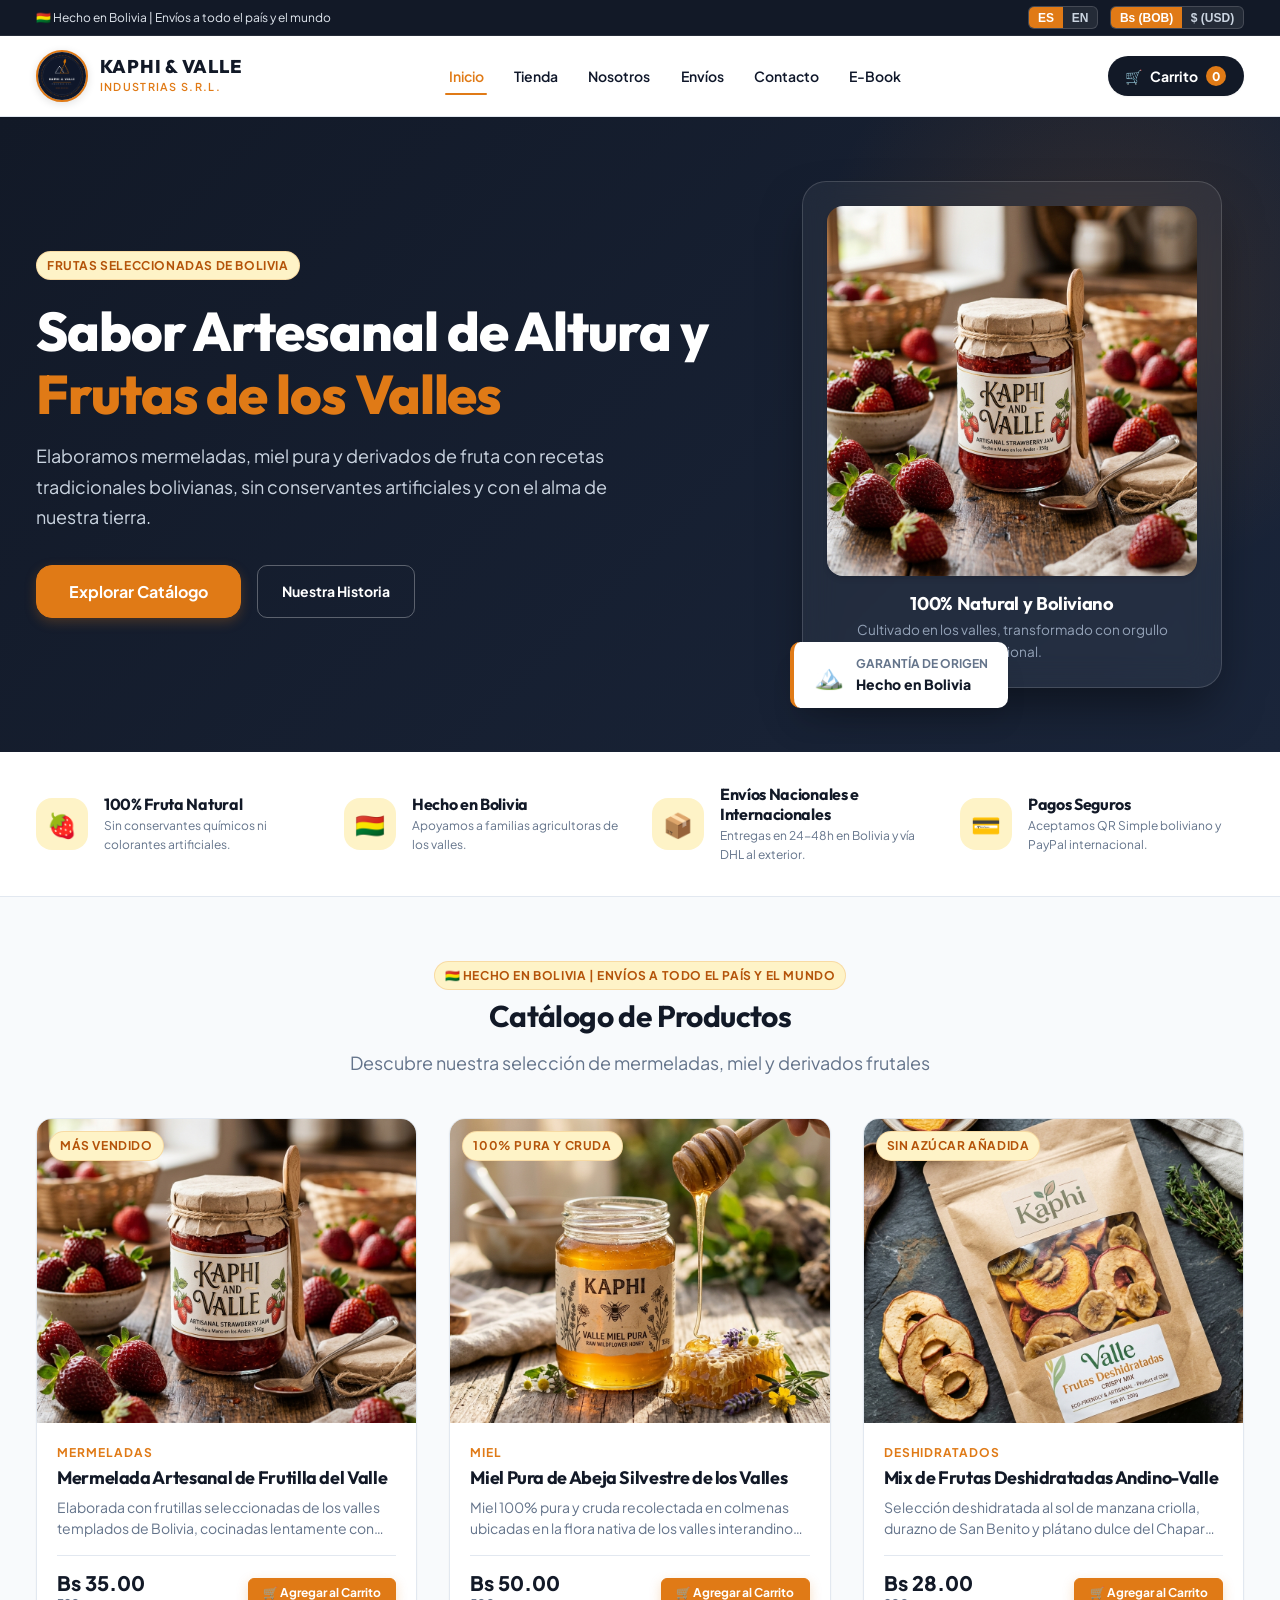
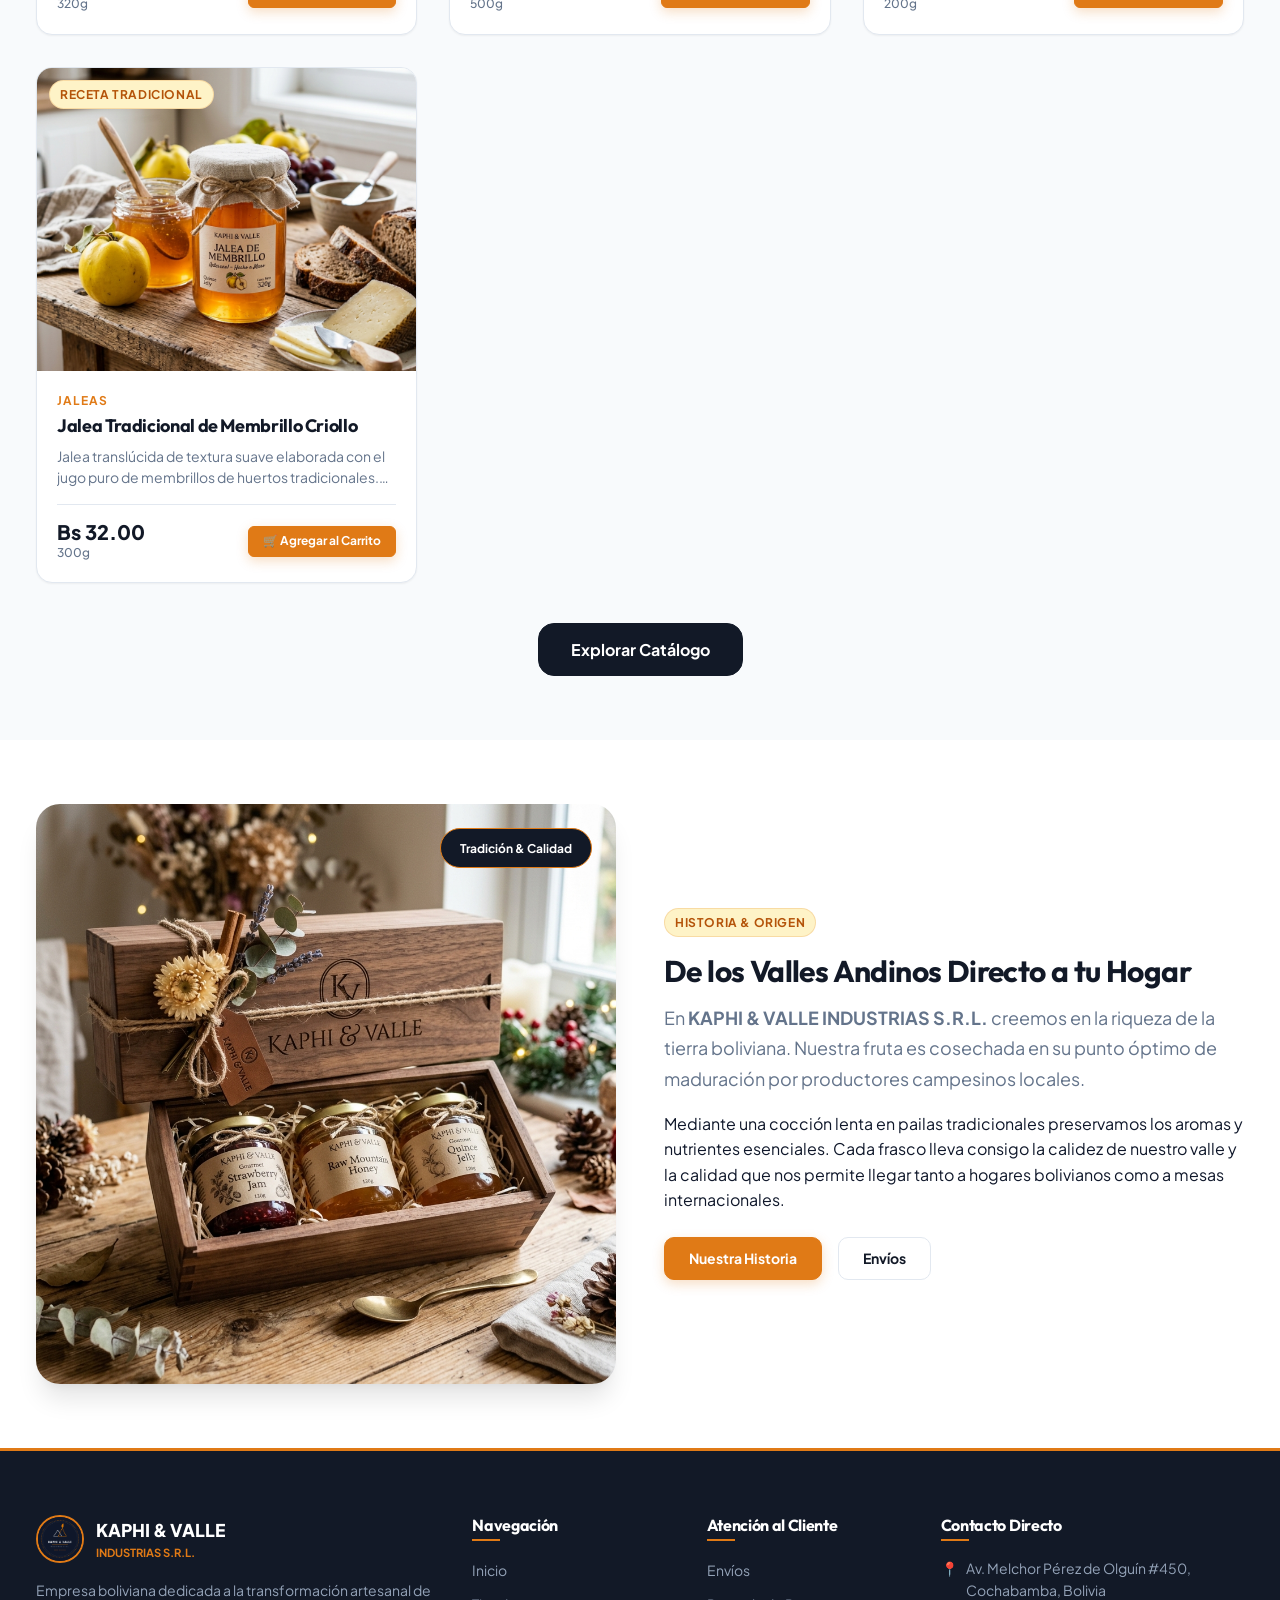
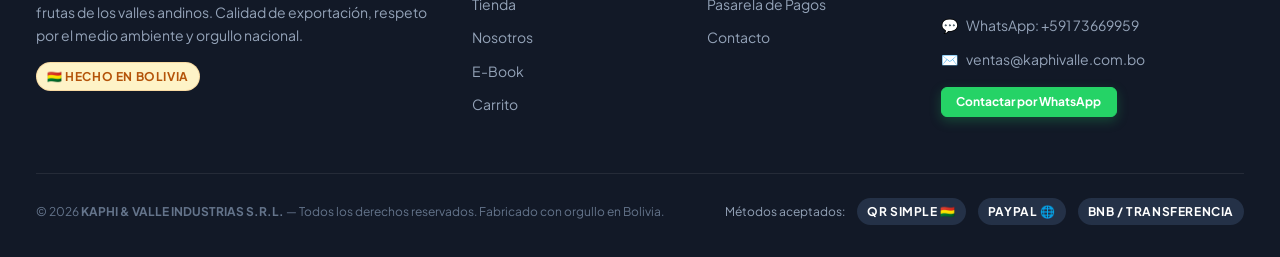
<file: kaphi-valle/index.html>
﻿<!DOCTYPE html>
<html lang="es">
<head>
  <meta charset="UTF-8">
  <meta name="viewport" content="width=device-width, initial-scale=1.0">
  <title>KAPHI & VALLE S.R.L. | Mermeladas y Derivados Artesanales - Hecho en Bolivia</title>
  
  <!-- SEO y Open Graph -->
  <meta name="description" content="Tienda oficial de KAPHI & VALLE INDUSTRIAS S.R.L. Producción artesanal de mermeladas, miel pura, frutas deshidratadas y delicias bolivianas. Envíos nacionales e internacionales.">
  <meta name="keywords" content="mermeladas bolivianas, miel pura cochabamba, frutas deshidratadas, hecho en bolivia, kaphi y valle, productos artesanales">
  <meta name="author" content="KAPHI & VALLE INDUSTRIAS S.R.L.">
  <meta property="og:title" content="KAPHI & VALLE S.R.L. | Sabor Artesanal Hecho en Bolivia">
  <meta property="og:description" content="Mermeladas, miel y derivados frutales 100% naturales elaborados en los valles de Bolivia.">
  <meta property="og:image" content="assets/img/logo.png">
  <meta property="og:type" content="website">

  <!-- Favicon -->
  <link rel="icon" type="image/png" href="assets/img/logo.png">

  <!-- Google Fonts -->
  <link rel="preconnect" href="https://fonts.googleapis.com">
  <link rel="preconnect" href="https://fonts.gstatic.com" crossorigin>
  <link href="https://fonts.googleapis.com/css2?family=Outfit:wght@400;600;700;800;900&family=Plus+Jakarta+Sans:wght@400;500;600;700&display=swap" rel="stylesheet">

  <!-- Hojas de Estilos Modulares -->
  <link rel="stylesheet" href="css/variables.css">
  <link rel="stylesheet" href="css/base.css">
  <link rel="stylesheet" href="css/components.css">
  <link rel="stylesheet" href="css/pages.css">
</head>
<body>
  <a href="#main-content" class="skip-to-content">Saltar al contenido principal</a>

  <!-- BARRA SUPERIOR (TOP BAR) -->
  <div class="top-bar">
    <div class="container">
      <div class="top-bar-notice">
        <span data-i18n="topbar.notice">🇧🇴 Hecho en Bolivia | Envíos a todo el país y el mundo</span>
      </div>
      <div class="top-bar-controls">
        <!-- Switcher de Idioma -->
        <div class="switcher-group" aria-label="Selector de Idioma">
          <button type="button" class="switcher-btn active" data-set-lang="es">ES</button>
          <button type="button" class="switcher-btn" data-set-lang="en">EN</button>
        </div>
        <!-- Switcher de Moneda -->
        <div class="switcher-group" aria-label="Selector de Moneda">
          <button type="button" class="switcher-btn active" data-set-curr="BOB">Bs (BOB)</button>
          <button type="button" class="switcher-btn" data-set-curr="USD">$ (USD)</button>
        </div>
      </div>
    </div>
  </div>

  <!-- NAVEGACIÓN PRINCIPAL -->
  <header class="site-header">
    <div class="container header-container">
      <a href="index.html" class="brand-logo-link" aria-label="KAPHI & VALLE - Ir al inicio">
        <img src="assets/img/logo.png" alt="Logotipo KAPHI & VALLE" class="brand-logo-img">
        <div class="brand-logo-text">
          <span class="brand-title">KAPHI & VALLE</span>
          <span class="brand-subtitle">INDUSTRIAS S.R.L.</span>
        </div>
      </a>

      <!-- Menú Desktop / Móvil -->
      <nav class="main-nav" id="main-navigation" aria-label="Navegación principal">
        <a href="index.html" class="nav-link active" data-i18n="nav.home">Inicio</a>
        <a href="tienda.html" class="nav-link" data-i18n="nav.shop">Tienda</a>
        <a href="nosotros.html" class="nav-link" data-i18n="nav.about">Nosotros</a>
        <a href="envios.html" class="nav-link" data-i18n="nav.shipping">Envíos</a>
        <a href="contacto.html" class="nav-link" data-i18n="nav.contact">Contacto</a>
        <a href="ebook.html" class="nav-link" data-i18n="nav.ebook">E-Book</a>
      </nav>

      <!-- Acciones de Carrito y Toggle Móvil -->
      <div class="header-actions">
        <a href="carrito.html" class="cart-button-link" id="cart-nav-btn" aria-label="Ver carrito">
          <span>🛒</span>
          <span class="cart-label" data-i18n="nav.cart">Carrito</span>
          <span class="cart-counter-badge" id="cart-badge">0</span>
        </a>
        <button type="button" class="mobile-nav-toggle" aria-expanded="false" aria-controls="main-navigation" aria-label="Abrir menú de navegación">
          ☰
        </button>
      </div>
    </div>
  </header>

  <main id="main-content">
    <!-- SECCIÓN HERO -->
    <section class="hero-section">
      <div class="container hero-grid">
        <div class="hero-content">
          <span class="badge badge-bolivia" style="margin-bottom: 1.25rem;" data-i18n="hero.badge">Frutas Seleccionadas de Bolivia</span>
          <h1 class="hero-title">
            <span data-i18n="hero.title_part1">Sabor Artesanal de Altura y</span> <br>
            <span class="highlight" data-i18n="hero.title_highlight">Frutas de los Valles</span>
          </h1>
          <p class="hero-desc" data-i18n="hero.desc">
            Elaboramos mermeladas, miel pura y derivados de fruta con recetas tradicionales bolivianas, sin conservantes artificiales y con el alma de nuestra tierra.
          </p>
          <div class="hero-actions">
            <a href="tienda.html" class="btn btn-primary btn-lg" data-i18n="hero.btn_catalog">Explorar Catálogo</a>
            <a href="nosotros.html" class="btn btn-outline" style="color: #ffffff; border-color: rgba(255,255,255,0.3);" data-i18n="hero.btn_about">Nuestra Historia</a>
          </div>
        </div>
        <div class="hero-image-box">
          <div class="hero-main-card">
            <img src="assets/img/prod_mermelada_frutilla.png" alt="Mermelada de Frutilla Kaphi & Valle" style="border-radius: var(--radius-lg); margin-bottom: 1rem; width: 100%; box-shadow: var(--shadow-md);">
            <h3 style="color: #ffffff; font-size: 1.15rem; margin-bottom: 0.25rem;" data-i18n="hero.card_title">100% Natural y Boliviano</h3>
            <p style="color: #94a3b8; font-size: 0.85rem; margin: 0;" data-i18n="hero.card_desc">Cultivado en los valles, transformado con orgullo nacional.</p>
          </div>
          <div class="hero-badge-float">
            <span style="font-size: 1.5rem;">🏔️</span>
            <div>
              <div style="font-size: 0.75rem; color: #64748b; text-transform: uppercase;">Garantía de Origen</div>
              <div style="font-weight: 800;">Hecho en Bolivia</div>
            </div>
          </div>
        </div>
      </div>
    </section>

    <!-- BARRA DE BENEFICIOS / CARACTERÍSTICAS -->
    <section class="features-bar" aria-label="Nuestras ventajas">
      <div class="container features-grid">
        <div class="feature-item">
          <div class="feature-icon">🍓</div>
          <div>
            <h4 class="feature-title" data-i18n="features.natural_title">100% Fruta Natural</h4>
            <p class="feature-desc" data-i18n="features.natural_desc">Sin conservantes químicos ni colorantes artificiales.</p>
          </div>
        </div>
        <div class="feature-item">
          <div class="feature-icon">🇧🇴</div>
          <div>
            <h4 class="feature-title" data-i18n="features.local_title">Hecho en Bolivia</h4>
            <p class="feature-desc" data-i18n="features.local_desc">Apoyamos a familias agricultoras de los valles.</p>
          </div>
        </div>
        <div class="feature-item">
          <div class="feature-icon">📦</div>
          <div>
            <h4 class="feature-title" data-i18n="features.delivery_title">Envíos Nacionales e Int.</h4>
            <p class="feature-desc" data-i18n="features.delivery_desc">Entregas en 24-48h en Bolivia y vía DHL al exterior.</p>
          </div>
        </div>
        <div class="feature-item">
          <div class="feature-icon">💳</div>
          <div>
            <h4 class="feature-title" data-i18n="features.payment_title">Pagos Seguros</h4>
            <p class="feature-desc" data-i18n="features.payment_desc">QR Simple boliviano y PayPal internacional.</p>
          </div>
        </div>
      </div>
    </section>

    <!-- SECCIÓN DE PRODUCTOS DESTACADOS -->
    <section class="container" style="padding: var(--spacing-16) var(--spacing-4);">
      <div style="text-align: center; max-width: 650px; margin: 0 auto var(--spacing-10) auto;">
        <span class="badge badge-bolivia" style="margin-bottom: 0.5rem;" data-i18n="topbar.notice">Nuestra Selección Artesanal</span>
        <h2 style="font-size: var(--font-size-3xl);" data-i18n="shop.title">Catálogo de Productos</h2>
        <p class="lead" data-i18n="shop.subtitle">Descubre nuestra selección de mermeladas, miel y derivados frutales</p>
      </div>

      <div class="products-grid" id="featured-products-grid">
        <!-- Renderizado dinámicamente con JavaScript desde products.json -->
      </div>

      <div style="text-align: center; margin-top: var(--spacing-10);">
        <a href="tienda.html" class="btn btn-secondary btn-lg" data-i18n="hero.btn_catalog">Ver Todo el Catálogo Completo →</a>
      </div>
    </section>

    <!-- SECCIÓN HECHO EN BOLIVIA -->
    <section class="bolivia-showcase">
      <div class="container showcase-grid">
        <div class="showcase-visual">
          <img src="assets/img/prod_pack_regalo.png" alt="Producción artesanal Kaphi y Valle" style="width: 100%; height: 100%; object-fit: cover;">
          <div class="showcase-badge">Tradición & Calidad</div>
        </div>
        <div class="showcase-info">
          <span class="badge badge-bolivia" style="margin-bottom: 1rem;">Historia & Origen</span>
          <h2>De los Valles Andinos Directo a tu Hogar</h2>
          <p class="lead">
            En <strong>KAPHI & VALLE INDUSTRIAS S.R.L.</strong> creemos en la riqueza de la tierra boliviana. 
            Nuestra fruta es cosechada en su punto óptimo de maduración por productores campesinos locales.
          </p>
          <p>
            Mediante una cocción lenta en pailas tradicionales preservamos los aromas y nutrientes esenciales. 
            Cada frasco lleva consigo la calidez de nuestro valle y la calidad que nos permite llegar tanto a 
            hogares bolivianos como a mesas internacionales.
          </p>
          <div style="display: flex; gap: var(--spacing-4); margin-top: var(--spacing-6);">
            <a href="nosotros.html" class="btn btn-primary" data-i18n="hero.btn_about">Conoce Nuestro Proceso</a>
            <a href="envios.html" class="btn btn-outline" data-i18n="nav.shipping">Información de Envíos</a>
          </div>
        </div>
      </div>
    </section>
  </main>

  <!-- PIE DE PÁGINA (FOOTER) -->
  <footer class="site-footer">
    <div class="container">
      <div class="footer-grid">
        <!-- Columna 1: Marca y Misión -->
        <div>
          <div style="display: flex; align-items: center; gap: 0.75rem; margin-bottom: 1rem;">
            <img src="assets/img/logo.png" alt="Logo" style="height: 48px; border-radius: 50%; border: 2px solid var(--color-brand-amber);">
            <div>
              <div style="color: #ffffff; font-weight: 800; font-size: 1.1rem;">KAPHI & VALLE</div>
              <div style="color: var(--color-brand-amber); font-size: 0.7rem; font-weight: 700;">INDUSTRIAS S.R.L.</div>
            </div>
          </div>
          <p class="footer-brand-desc" data-i18n="footer.about_desc">
            Empresa boliviana dedicada a la transformación artesanal de frutas de los valles andinos. Calidad de exportación, respeto por el medio ambiente y orgullo nacional.
          </p>
          <div style="display: flex; gap: 0.75rem;">
            <span class="badge badge-bolivia">🇧🇴 Hecho en Bolivia</span>
          </div>
        </div>

        <!-- Columna 2: Navegación Rápida -->
        <div>
          <h4 class="footer-heading" data-i18n="footer.links_title">Navegación</h4>
          <ul class="footer-links">
            <li><a href="index.html" data-i18n="nav.home">Inicio</a></li>
            <li><a href="tienda.html" data-i18n="nav.shop">Tienda Virtual</a></li>
            <li><a href="nosotros.html" data-i18n="nav.about">Nosotros</a></li>
            <li><a href="ebook.html" data-i18n="nav.ebook">E-Book Artesanal</a></li>
            <li><a href="carrito.html" data-i18n="nav.cart">Mi Carrito</a></li>
          </ul>
        </div>

        <!-- Columna 3: Información y Envíos -->
        <div>
          <h4 class="footer-heading" data-i18n="footer.customer_title">Atención</h4>
          <ul class="footer-links">
            <li><a href="envios.html" data-i18n="nav.shipping">Políticas de Envío</a></li>
            <li><a href="checkout.html">Pasarela de Pagos</a></li>
            <li><a href="contacto.html" data-i18n="nav.contact">Contacto & Soporte</a></li>
          </ul>
        </div>

        <!-- Columna 4: Contacto y Pagos -->
        <div>
          <h4 class="footer-heading" data-i18n="footer.contact_title">Contacto Directo</h4>
          <div class="footer-contact-item">
            <span>📍</span>
            <div>Av. Melchor Pérez de Olguín #450, Cochabamba, Bolivia</div>
          </div>
          <div class="footer-contact-item">
            <span>💬</span>
            <div>WhatsApp: +591 73669959</div>
          </div>
          <div class="footer-contact-item">
            <span>✉️</span>
            <div>ventas@kaphivalle.com.bo</div>
          </div>
          <div style="margin-top: 1rem;">
            <a href="https://wa.me/59173669959?text=Hola%20Kaphi%20y%20Valle,%20tengo%20una%20consulta" target="_blank" rel="noopener" class="btn btn-whatsapp btn-sm">
              Contactar por WhatsApp
            </a>
          </div>
        </div>
      </div>

      <!-- Barra inferior -->
      <div class="footer-bottom">
        <div>
          &copy; <span id="current-year">2026</span> <strong>KAPHI & VALLE INDUSTRIAS S.R.L.</strong> — <span data-i18n="footer.rights">Todos los derechos reservados. Fabricado con orgullo en Bolivia.</span>
        </div>
        <div class="footer-badges">
          <span style="color: #94a3b8; font-size: 0.75rem;">Métodos aceptados:</span>
          <span class="badge badge-navy">QR Simple 🇧🇴</span>
          <span class="badge badge-navy">PayPal 🌐</span>
          <span class="badge badge-navy">BNB / Transferencia</span>
        </div>
      </div>
    </div>
  </footer>

  <!-- Scripts Modular JS -->
  <script type="module" src="js/main.js"></script>
  <script type="module">
    import { getProducts, createProductCardHtml, bindAddToCartButtons } from './js/products.js';
    import { onCurrencyChange } from './js/currency.js';
    import { onLanguageChange, applyTranslations } from './js/i18n.js';

    async function loadFeaturedProducts() {
      const container = document.getElementById('featured-products-grid');
      if (!container) return;
      const products = await getProducts();
      // Mostramos los primeros 4 o 6 productos en el Home
      const featured = products.slice(0, 4);
      container.innerHTML = featured.map(p => createProductCardHtml(p)).join('');
      bindAddToCartButtons(container);
      applyTranslations();
    }

    document.addEventListener('DOMContentLoaded', () => {
      loadFeaturedProducts();
      onCurrencyChange(() => loadFeaturedProducts());
      onLanguageChange(() => loadFeaturedProducts());
    });
  </script>
</body>
</html>
</file>
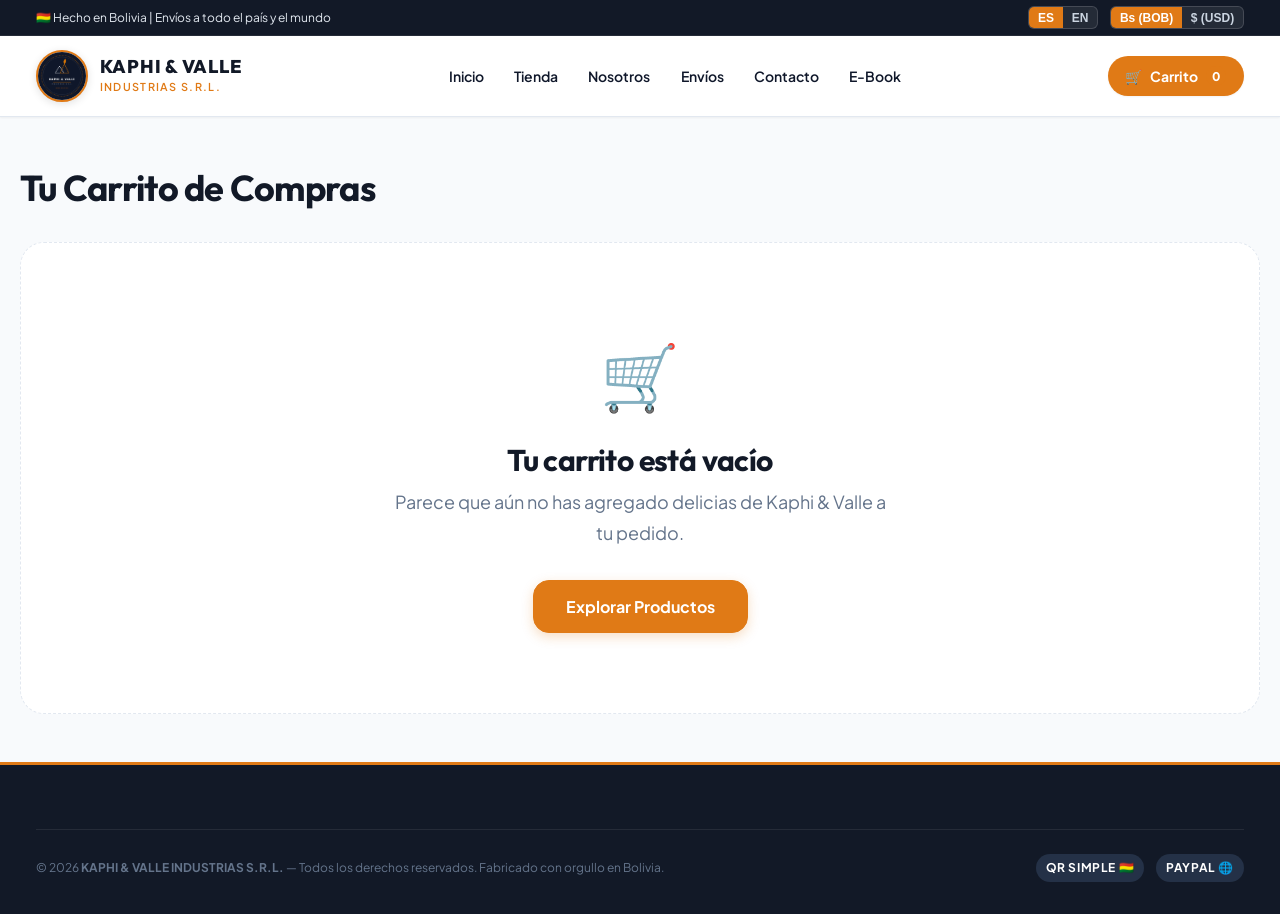
<file: kaphi-valle/carrito.html>
<!DOCTYPE html>
<html lang="es">
<head>
  <meta charset="UTF-8">
  <meta name="viewport" content="width=device-width, initial-scale=1.0">
  <title>Carrito de Compras | KAPHI & VALLE S.R.L.</title>
  
  <meta name="description" content="Revisa los productos en tu carrito de compras de Kaphi & Valle y continúa hacia el checkout seguro.">
  <link rel="icon" type="image/png" href="assets/img/logo.png">

  <!-- Google Fonts -->
  <link rel="preconnect" href="https://fonts.googleapis.com">
  <link rel="preconnect" href="https://fonts.gstatic.com" crossorigin>
  <link href="https://fonts.googleapis.com/css2?family=Outfit:wght@400;600;700;800;900&family=Plus+Jakarta+Sans:wght@400;500;600;700&display=swap" rel="stylesheet">

  <!-- Estilos -->
  <link rel="stylesheet" href="css/variables.css">
  <link rel="stylesheet" href="css/base.css">
  <link rel="stylesheet" href="css/components.css">
  <link rel="stylesheet" href="css/pages.css">
</head>
<body>
  <a href="#main-content" class="skip-to-content">Saltar al contenido</a>

  <!-- TOP BAR -->
  <div class="top-bar">
    <div class="container">
      <div class="top-bar-notice">
        <span data-i18n="topbar.notice">🇧🇴 Hecho en Bolivia | Envíos a todo el país y el mundo</span>
      </div>
      <div class="top-bar-controls">
        <div class="switcher-group" aria-label="Selector de Idioma">
          <button type="button" class="switcher-btn active" data-set-lang="es">ES</button>
          <button type="button" class="switcher-btn" data-set-lang="en">EN</button>
        </div>
        <div class="switcher-group" aria-label="Selector de Moneda">
          <button type="button" class="switcher-btn active" data-set-curr="BOB">Bs (BOB)</button>
          <button type="button" class="switcher-btn" data-set-curr="USD">$ (USD)</button>
        </div>
      </div>
    </div>
  </div>

  <!-- HEADER -->
  <header class="site-header">
    <div class="container header-container">
      <a href="index.html" class="brand-logo-link">
        <img src="assets/img/logo.png" alt="Logotipo KAPHI & VALLE" class="brand-logo-img">
        <div class="brand-logo-text">
          <span class="brand-title">KAPHI & VALLE</span>
          <span class="brand-subtitle">INDUSTRIAS S.R.L.</span>
        </div>
      </a>

      <nav class="main-nav" id="main-navigation">
        <a href="index.html" class="nav-link" data-i18n="nav.home">Inicio</a>
        <a href="tienda.html" class="nav-link" data-i18n="nav.shop">Tienda</a>
        <a href="nosotros.html" class="nav-link" data-i18n="nav.about">Nosotros</a>
        <a href="envios.html" class="nav-link" data-i18n="nav.shipping">Envíos</a>
        <a href="contacto.html" class="nav-link" data-i18n="nav.contact">Contacto</a>
        <a href="ebook.html" class="nav-link" data-i18n="nav.ebook">E-Book</a>
      </nav>

      <div class="header-actions">
        <a href="carrito.html" class="cart-button-link" style="background: var(--color-brand-amber);">
          <span>🛒</span>
          <span data-i18n="nav.cart">Carrito</span>
          <span class="cart-counter-badge">0</span>
        </a>
        <button type="button" class="mobile-nav-toggle" aria-expanded="false">☰</button>
      </div>
    </div>
  </header>

  <main id="main-content" class="container cart-layout">
    <div style="margin-bottom: var(--spacing-8);">
      <h1 data-i18n="cart.title">Tu Carrito de Compras</h1>
    </div>

    <!-- ESTADO CARRITO VACÍO -->
    <div id="cart-empty-view" style="display: none; text-align: center; padding: 5rem 1rem; background: #ffffff; border-radius: var(--radius-xl); border: 1px dashed var(--color-border);">
      <span style="font-size: 4rem; display: block; margin-bottom: 1rem;">🛒</span>
      <h2 style="margin-bottom: 0.5rem;" data-i18n="cart.empty_title">Tu carrito está vacío</h2>
      <p class="lead" style="max-width: 500px; margin: 0 auto 2rem auto;" data-i18n="cart.empty_desc">
        Parece que aún no has agregado delicias de Kaphi & Valle a tu pedido.
      </p>
      <a href="tienda.html" class="btn btn-primary btn-lg" data-i18n="cart.explore_btn">Explorar Productos</a>
    </div>

    <!-- ESTADO CARRITO CON PRODUCTOS -->
    <div id="cart-content-view" class="cart-grid">
      <!-- Columna Izquierda: Tabla de Productos -->
      <div>
        <table class="cart-table">
          <thead>
            <tr>
              <th data-i18n="cart.th_product">Producto</th>
              <th data-i18n="cart.th_price">Precio</th>
              <th data-i18n="cart.th_quantity">Cantidad</th>
              <th data-i18n="cart.th_subtotal">Subtotal</th>
              <th data-i18n="cart.th_actions">Eliminar</th>
            </tr>
          </thead>
          <tbody id="cart-items-body">
            <!-- Rellenado dinámicamente -->
          </tbody>
        </table>

        <!-- Acciones secundarias del carrito -->
        <div style="display: flex; justify-content: space-between; align-items: center; margin-top: 1.5rem; flex-wrap: wrap; gap: 1rem;">
          <a href="tienda.html" class="btn btn-outline" data-i18n="cart.continue_shopping">← Seguir Comprando</a>
          <button type="button" class="btn btn-outline" id="btn-clear-cart" style="color: var(--color-danger); border-color: #fecaca;" data-i18n="cart.clear_cart">
            🗑️ Vaciar Carrito
          </button>
        </div>
      </div>

      <!-- Columna Derecha: Resumen de Totales -->
      <div>
        <div class="cart-summary-box">
          <h3 style="margin-bottom: 1.25rem; font-size: 1.25rem;" data-i18n="cart.summary_title">Resumen de tu Pedido</h3>

          <div class="summary-row">
            <span data-i18n="cart.subtotal">Subtotal:</span>
            <strong id="cart-subtotal-val">Bs 0.00</strong>
          </div>

          <div class="summary-row">
            <span data-i18n="cart.shipping_estimate">Envío estimado:</span>
            <span style="font-size: 0.8rem; color: #64748b;" data-i18n="cart.shipping_note">(Se calcula en checkout)</span>
          </div>

          <div class="summary-total">
            <span data-i18n="cart.total">Total Estimado:</span>
            <span id="cart-total-val" style="color: var(--color-brand-amber);">Bs 0.00</span>
          </div>

          <p style="font-size: 0.75rem; color: #64748b; margin-top: 1rem; line-height: 1.4;">
            * Los costos de envío nacional (Bolivia) o internacional (DHL) se seleccionarán en el paso final antes del pago.
          </p>

          <a href="checkout.html" class="btn btn-primary btn-lg btn-full" style="margin-top: 1.5rem;" data-i18n="cart.checkout_btn">
            Proceder al Pago →
          </a>
        </div>
      </div>
    </div>
  </main>

  <!-- FOOTER -->
  <footer class="site-footer">
    <div class="container">
      <div class="footer-bottom">
        <div>
          &copy; <span id="current-year">2026</span> <strong>KAPHI & VALLE INDUSTRIAS S.R.L.</strong> — <span data-i18n="footer.rights">Todos los derechos reservados.</span>
        </div>
        <div class="footer-badges">
          <span class="badge badge-navy">QR Simple 🇧🇴</span>
          <span class="badge badge-navy">PayPal 🌐</span>
        </div>
      </div>
    </div>
  </footer>

  <!-- Scripts -->
  <script type="module" src="js/main.js"></script>
  <script type="module">
    import { getCart, updateQuantity, removeFromCart, clearCart, getCartSubtotalBob, onCartChange } from './js/cart.js';
    import { formatPrice, onCurrencyChange } from './js/currency.js';
    import { getCurrentLanguage, onLanguageChange, applyTranslations, t } from './js/i18n.js';
    import { showToast } from './js/main.js';

    function renderCartTable() {
      const items = getCart();
      const emptyView = document.getElementById('cart-empty-view');
      const contentView = document.getElementById('cart-content-view');
      const tbody = document.getElementById('cart-items-body');

      if (!items || items.length === 0) {
        emptyView.style.display = 'block';
        contentView.style.display = 'none';
        return;
      }

      emptyView.style.display = 'none';
      contentView.style.display = 'grid';

      const lang = getCurrentLanguage();

      tbody.innerHTML = items.map(item => {
        const name = (typeof item.name === 'object') ? (item.name[lang] || item.name.es) : item.name;
        const priceFormatted = formatPrice(item.price_bob);
        const subtotalFormatted = formatPrice(item.price_bob * item.quantity);

        return `
          <tr>
            <td>
              <div class="cart-item-preview">
                <img src="${item.image}" alt="${name}" class="cart-item-img" onerror="this.src='assets/img/logo.png'">
                <div>
                  <a href="producto.html?id=${item.id}" style="font-weight: 700; color: var(--color-brand-navy-dark);">
                    ${name}
                  </a>
                  <div style="font-size: 0.75rem; color: #64748b;">${item.weight_g}g</div>
                </div>
              </div>
            </td>
            <td><strong>${priceFormatted}</strong></td>
            <td>
              <div class="quantity-control" style="transform: scale(0.9); transform-origin: left center;">
                <button type="button" class="quantity-btn btn-cart-minus" data-id="${item.id}" aria-label="Restar">−</button>
                <input type="text" class="quantity-input" value="${item.quantity}" readonly>
                <button type="button" class="quantity-btn btn-cart-plus" data-id="${item.id}" aria-label="Sumar">+</button>
              </div>
            </td>
            <td><strong style="color: var(--color-brand-amber);">${subtotalFormatted}</strong></td>
            <td>
              <button type="button" class="btn btn-outline btn-sm btn-cart-remove" data-id="${item.id}" title="Eliminar ítem" style="color: var(--color-danger); border: none; font-size: 1.1rem;">
                ✕
              </button>
            </td>
          </tr>
        `;
      }).join('');

      // Actualizar totales en resumen
      const subtotalBob = getCartSubtotalBob();
      document.getElementById('cart-subtotal-val').textContent = formatPrice(subtotalBob);
      document.getElementById('cart-total-val').textContent = formatPrice(subtotalBob);

      bindCartItemEvents();
      applyTranslations();
    }

    function bindCartItemEvents() {
      // Botones menos
      document.querySelectorAll('.btn-cart-minus').forEach(btn => {
        btn.addEventListener('click', () => {
          const id = btn.getAttribute('data-id');
          const current = getCart().find(i => i.id === id);
          if (current) {
            updateQuantity(id, current.quantity - 1);
          }
        });
      });

      // Botones más
      document.querySelectorAll('.btn-cart-plus').forEach(btn => {
        btn.addEventListener('click', () => {
          const id = btn.getAttribute('data-id');
          const current = getCart().find(i => i.id === id);
          if (current) {
            updateQuantity(id, current.quantity + 1);
          }
        });
      });

      // Botones eliminar
      document.querySelectorAll('.btn-cart-remove').forEach(btn => {
        btn.addEventListener('click', () => {
          const id = btn.getAttribute('data-id');
          removeFromCart(id);
          showToast('Producto eliminado del carrito', 'info');
        });
      });
    }

    document.addEventListener('DOMContentLoaded', () => {
      renderCartTable();

      // Vaciar carrito
      document.getElementById('btn-clear-cart').addEventListener('click', () => {
        if (confirm(t('cart.confirm_clear', '¿Estás seguro de que deseas vaciar tu carrito?'))) {
          clearCart();
          showToast('Carrito vaciado', 'info');
        }
      });

      // Escuchar cambios reactivos
      onCartChange(() => renderCartTable());
      onCurrencyChange(() => renderCartTable());
      onLanguageChange(() => renderCartTable());
    });
  </script>
</body>
</html>
</file>
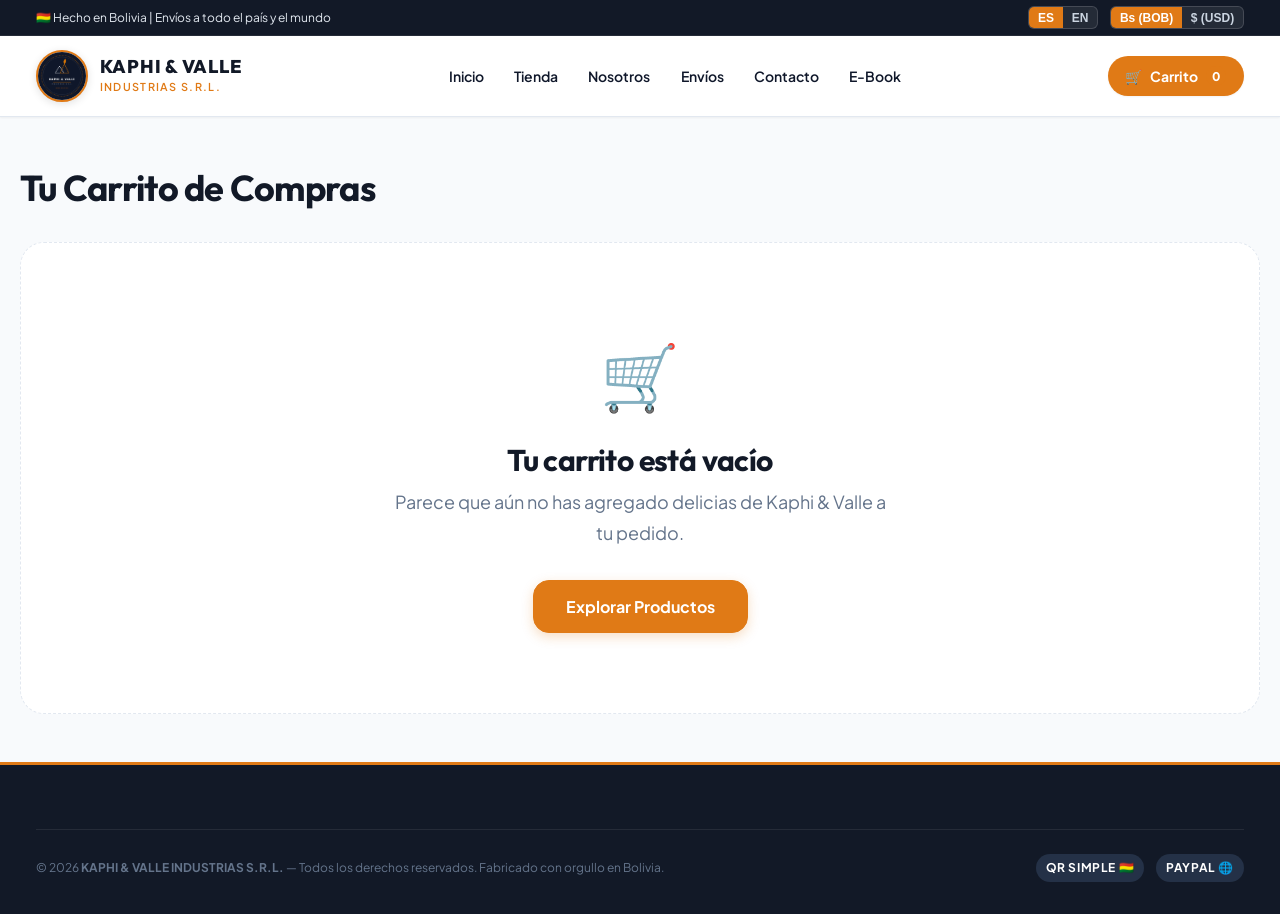
<file: kaphi-valle/checkout.html>
﻿<!DOCTYPE html>
<html lang="es">
<head>
  <meta charset="UTF-8">
  <meta name="viewport" content="width=device-width, initial-scale=1.0">
  <title>Finalizar Compra | KAPHI & VALLE S.R.L.</title>
  
  <meta name="description" content="Completa tu pedido de forma segura en Kaphi & Valle con PayPal o QR Bancario de Bolivia.">
  <link rel="icon" type="image/png" href="assets/img/logo.png">

  <!-- Google Fonts -->
  <link rel="preconnect" href="https://fonts.googleapis.com">
  <link rel="preconnect" href="https://fonts.gstatic.com" crossorigin>
  <link href="https://fonts.googleapis.com/css2?family=Outfit:wght@400;600;700;800;900&family=Plus+Jakarta+Sans:wght@400;500;600;700&display=swap" rel="stylesheet">

  <!-- Estilos -->
  <link rel="stylesheet" href="css/variables.css">
  <link rel="stylesheet" href="css/base.css">
  <link rel="stylesheet" href="css/components.css">
  <link rel="stylesheet" href="css/pages.css">
</head>
<body>
  <a href="#main-content" class="skip-to-content">Saltar al contenido</a>

  <!-- TOP BAR -->
  <div class="top-bar">
    <div class="container">
      <div class="top-bar-notice">
        <span data-i18n="topbar.notice">🇧🇴 Hecho en Bolivia | Envíos a todo el país y el mundo</span>
      </div>
      <div class="top-bar-controls">
        <div class="switcher-group" aria-label="Selector de Idioma">
          <button type="button" class="switcher-btn active" data-set-lang="es">ES</button>
          <button type="button" class="switcher-btn" data-set-lang="en">EN</button>
        </div>
        <div class="switcher-group" aria-label="Selector de Moneda">
          <button type="button" class="switcher-btn active" data-set-curr="BOB">Bs (BOB)</button>
          <button type="button" class="switcher-btn" data-set-curr="USD">$ (USD)</button>
        </div>
      </div>
    </div>
  </div>

  <!-- HEADER -->
  <header class="site-header">
    <div class="container header-container">
      <a href="index.html" class="brand-logo-link">
        <img src="assets/img/logo.png" alt="Logotipo KAPHI & VALLE" class="brand-logo-img">
        <div class="brand-logo-text">
          <span class="brand-title">KAPHI & VALLE</span>
          <span class="brand-subtitle">INDUSTRIAS S.R.L.</span>
        </div>
      </a>

      <nav class="main-nav" id="main-navigation">
        <a href="index.html" class="nav-link" data-i18n="nav.home">Inicio</a>
        <a href="tienda.html" class="nav-link" data-i18n="nav.shop">Tienda</a>
        <a href="nosotros.html" class="nav-link" data-i18n="nav.about">Nosotros</a>
        <a href="envios.html" class="nav-link" data-i18n="nav.shipping">Envíos</a>
        <a href="contacto.html" class="nav-link" data-i18n="nav.contact">Contacto</a>
      </nav>

      <div class="header-actions">
        <a href="carrito.html" class="btn btn-outline btn-sm">
          ← Volver al Carrito
        </a>
      </div>
    </div>
  </header>

  <main id="main-content" class="container checkout-layout">
    <div style="margin-bottom: var(--spacing-8);">
      <h1 data-i18n="checkout.title">Finalizar Pedido</h1>
      <p class="lead" data-i18n="checkout.subtitle">Completa tus datos para despachar tus productos artesanales</p>
    </div>

    <div class="checkout-grid">
      <!-- Columna Izquierda: Pasos de Checkout -->
      <div>
        <!-- PASO 1: DATOS DE CONTACTO Y ENVÍO -->
        <div class="checkout-step">
          <h2 class="checkout-step-title" style="font-size: 1.25rem;">
            <span class="step-number">1</span>
            <span data-i18n="checkout.step1_title">Datos de Contacto y Envío</span>
          </h2>

          <div class="form-row">
            <div class="form-group">
              <label for="cust-name" class="form-label">
                <span data-i18n="checkout.name_label">Nombre y Apellido:</span> <span class="required">*</span>
              </label>
              <input type="text" id="cust-name" class="form-control" placeholder="Ej. Juan Pérez" required>
              <div class="form-error">Por favor ingresa tu nombre completo.</div>
            </div>

            <div class="form-group">
              <label for="cust-email" class="form-label">
                <span data-i18n="checkout.email_label">Correo Electrónico:</span> <span class="required">*</span>
              </label>
              <input type="email" id="cust-email" class="form-control" placeholder="tucorreo@ejemplo.com" required>
              <div class="form-error">Ingresa un correo electrónico válido.</div>
            </div>
          </div>

          <div class="form-row">
            <div class="form-group">
              <label for="cust-phone" class="form-label">
                <span data-i18n="checkout.phone_label">Teléfono / WhatsApp:</span> <span class="required">*</span>
              </label>
              <input type="tel" id="cust-phone" class="form-control" placeholder="+591 73669959" required>
              <div class="form-error">Ingresa tu número de contacto para coordinar la entrega.</div>
            </div>

            <div class="form-group">
              <label for="checkout-country" class="form-label">
                <span data-i18n="checkout.country_label">País de Destino:</span> <span class="required">*</span>
              </label>
              <select id="checkout-country" class="form-control">
                <option value="BO" selected>🇧🇴 Bolivia (Nacional)</option>
                <option value="US">🇺🇸 Estados Unidos</option>
                <option value="ES">🇪🇸 España</option>
                <option value="CL">🇨🇱 Chile</option>
                <option value="PE">🇵🇪 Perú</option>
                <option value="AR">🇦🇷 Argentina</option>
                <option value="OTHER">🌐 Otro país (Internacional)</option>
              </select>
            </div>
          </div>

          <div class="form-row">
            <div class="form-group">
              <label for="cust-city" class="form-label">
                <span data-i18n="checkout.city_label">Ciudad:</span> <span class="required">*</span>
              </label>
              <input type="text" id="cust-city" class="form-control" placeholder="Ej. Cochabamba, La Paz, Santa Cruz..." required>
              <div class="form-error">Ingresa tu ciudad de residencia.</div>
            </div>

            <div class="form-group">
              <label for="cust-address" class="form-label">
                <span data-i18n="checkout.address_label">Dirección exacta y referencias:</span> <span class="required">*</span>
              </label>
              <input type="text" id="cust-address" class="form-control" placeholder="Calle, número de casa, zona o edificio" required>
              <div class="form-error">Ingresa tu dirección de entrega.</div>
            </div>
          </div>

          <div class="form-group" style="margin-bottom: 0;">
            <label for="cust-notes" class="form-label" data-i18n="checkout.notes_label">Instrucciones de entrega (opcional):</label>
            <textarea id="cust-notes" class="form-control" rows="2" placeholder="Indicaciones para el repartidor o detalles de empaque para regalo..."></textarea>
          </div>
        </div>

        <!-- PASO 2: MÉTODO DE ENVÍO -->
        <div class="checkout-step">
          <h2 class="checkout-step-title" style="font-size: 1.25rem;">
            <span class="step-number">2</span>
            <span data-i18n="checkout.step2_title">Método de Envío</span>
          </h2>

          <div style="display: flex; flex-direction: column; gap: 0.75rem;">
            <!-- Envío Nacional -->
            <label style="display: flex; align-items: center; justify-content: space-between; padding: 1rem; border: 1px solid var(--color-border); border-radius: var(--radius-md); cursor: pointer; background: #ffffff;">
              <div style="display: flex; align-items: center; gap: 0.75rem;">
                <input type="radio" name="shipping_option" id="ship-national" value="national" checked>
                <div>
                  <div style="font-weight: 700; color: var(--color-brand-navy-dark);" data-i18n="checkout.ship_national">
                    Envío Nacional (Bolivia - 24 a 48h)
                  </div>
                  <div style="font-size: 0.75rem; color: #64748b;">La Paz, Cochabamba, Santa Cruz y todas las capitales</div>
                </div>
              </div>
              <strong style="color: var(--color-brand-amber);">Bs 25.00 ($ 3.59 USD)</strong>
            </label>

            <!-- Envío Internacional -->
            <label style="display: flex; align-items: center; justify-content: space-between; padding: 1rem; border: 1px solid var(--color-border); border-radius: var(--radius-md); cursor: pointer; background: #ffffff;">
              <div style="display: flex; align-items: center; gap: 0.75rem;">
                <input type="radio" name="shipping_option" id="ship-international" value="international">
                <div>
                  <div style="font-weight: 700; color: var(--color-brand-navy-dark);" data-i18n="checkout.ship_international">
                    Envío Internacional (DHL / FedEx Express)
                  </div>
                  <div style="font-size: 0.75rem; color: #64748b;">5 a 8 días hábiles con seguimiento puerta a puerta</div>
                </div>
              </div>
              <strong style="color: var(--color-brand-amber);">$ 25.00 USD (Bs 174.00)</strong>
            </label>
          </div>
        </div>

        <!-- PASO 3: FORMA DE PAGO MODULAR -->
        <div class="checkout-step">
          <h2 class="checkout-step-title" style="font-size: 1.25rem;">
            <span class="step-number">3</span>
            <span data-i18n="checkout.step3_title">Forma de Pago</span>
          </h2>

          <!-- Pestañas de selección -->
          <div class="payment-tab-buttons">
            <button type="button" class="payment-tab-btn active" id="tab-btn-qr">
              <span style="font-size: 1.5rem;">📱</span>
              <span data-i18n="checkout.pay_method_qr">QR Bancario / Transferencia (Bolivia)</span>
              <small style="font-weight: normal; font-size: 0.75rem; color: #64748b;">En Bolivianos (Bs)</small>
            </button>

            <button type="button" class="payment-tab-btn" id="tab-btn-paypal">
              <span style="font-size: 1.5rem;">🌐</span>
              <span data-i18n="checkout.pay_method_paypal">PayPal (Internacional / Tarjeta)</span>
              <small style="font-weight: normal; font-size: 0.75rem; color: #64748b;">En Dólares (USD)</small>
            </button>
          </div>

          <!-- PANEL 1: QR BANCO (ACTIVO POR DEFECTO PARA BOLIVIA) -->
          <div class="payment-panel active" id="panel-qr">
            <div id="qr-payment-container">
              <!-- Renderizado por js/payments/qr-transfer.js -->
            </div>
          </div>

          <!-- PANEL 2: PAYPAL SDK BUTTONS (SANDBOX) -->
          <div class="payment-panel" id="panel-paypal">
            <div style="background: #f0fdf4; border: 1px solid #bbf7d0; border-radius: var(--radius-md); padding: 1rem; margin-bottom: 1.25rem; font-size: 0.85rem; color: #166534;">
              🛡️ <strong>Pago Seguro Internacional:</strong> Serás procesado por la pasarela global de PayPal. El cobro se liquidará automáticamente en USD según el tipo de cambio oficial del día.
            </div>

            <!-- Contenedor oficial donde PayPal SDK inyecta los Smart Buttons -->
            <div id="paypal-buttons-container" style="min-height: 150px;">
              <!-- Cargado dinámicamente -->
            </div>

            <p style="text-align: center; font-size: 0.75rem; color: #94a3b8; margin-top: 1rem;">
              Entorno: <strong>PayPal Sandbox (Modo Académico / Demostración)</strong>
            </p>
          </div>
        </div>
      </div>

      <!-- Columna Derecha: Resumen Flotante del Pedido -->
      <div>
        <div class="cart-summary-box">
          <h3 style="margin-bottom: 1rem; font-size: 1.2rem;" data-i18n="checkout.order_summary_title">Resumen del Pedido</h3>

          <div id="checkout-items-list" style="max-height: 260px; overflow-y: auto; margin-bottom: 1rem; border-bottom: 1px solid var(--color-border); padding-bottom: 0.5rem;">
            <!-- Rellenado dinámicamente -->
          </div>

          <div class="summary-row">
            <span data-i18n="checkout.subtotal_label">Subtotal de productos:</span>
            <strong id="summary-subtotal-val">Bs 0.00</strong>
          </div>

          <div class="summary-row">
            <span data-i18n="checkout.shipping_cost_label">Costo de envío:</span>
            <strong id="summary-shipping-val">Bs 25.00</strong>
          </div>

          <div class="summary-total">
            <span data-i18n="checkout.total_label">Total a pagar:</span>
            <span id="summary-total-val" style="color: var(--color-brand-amber);">Bs 0.00</span>
          </div>

          <div id="summary-total-dual" style="text-align: right; font-size: 0.8rem; color: #64748b; margin-top: 0.25rem;">
            <!-- Equivalente en USD/Bs -->
          </div>

          <div style="background: var(--color-bg-alt); padding: 0.75rem; border-radius: var(--radius-md); margin-top: 1.5rem; font-size: 0.75rem; color: #64748b; line-height: 1.4;">
            🔒 <strong>Compra 100% Segura:</strong> Tus datos están protegidos. No almacenamos tarjetas ni claves bancarias en este sitio web.
          </div>
        </div>
      </div>
    </div>
  </main>

  <!-- FOOTER -->
  <footer class="site-footer">
    <div class="container">
      <div class="footer-bottom">
        <div>
          &copy; <span id="current-year">2026</span> <strong>KAPHI & VALLE INDUSTRIAS S.R.L.</strong> — <span data-i18n="footer.rights">Todos los derechos reservados.</span>
        </div>
        <div class="footer-badges">
          <span class="badge badge-navy">QR Simple 🇧🇴</span>
          <span class="badge badge-navy">PayPal 🌐</span>
        </div>
      </div>
    </div>
  </footer>

  <!-- Scripts -->
  <script type="module" src="js/main.js"></script>
  <script type="module" src="js/checkout.js"></script>
</body>
</html>
</file>
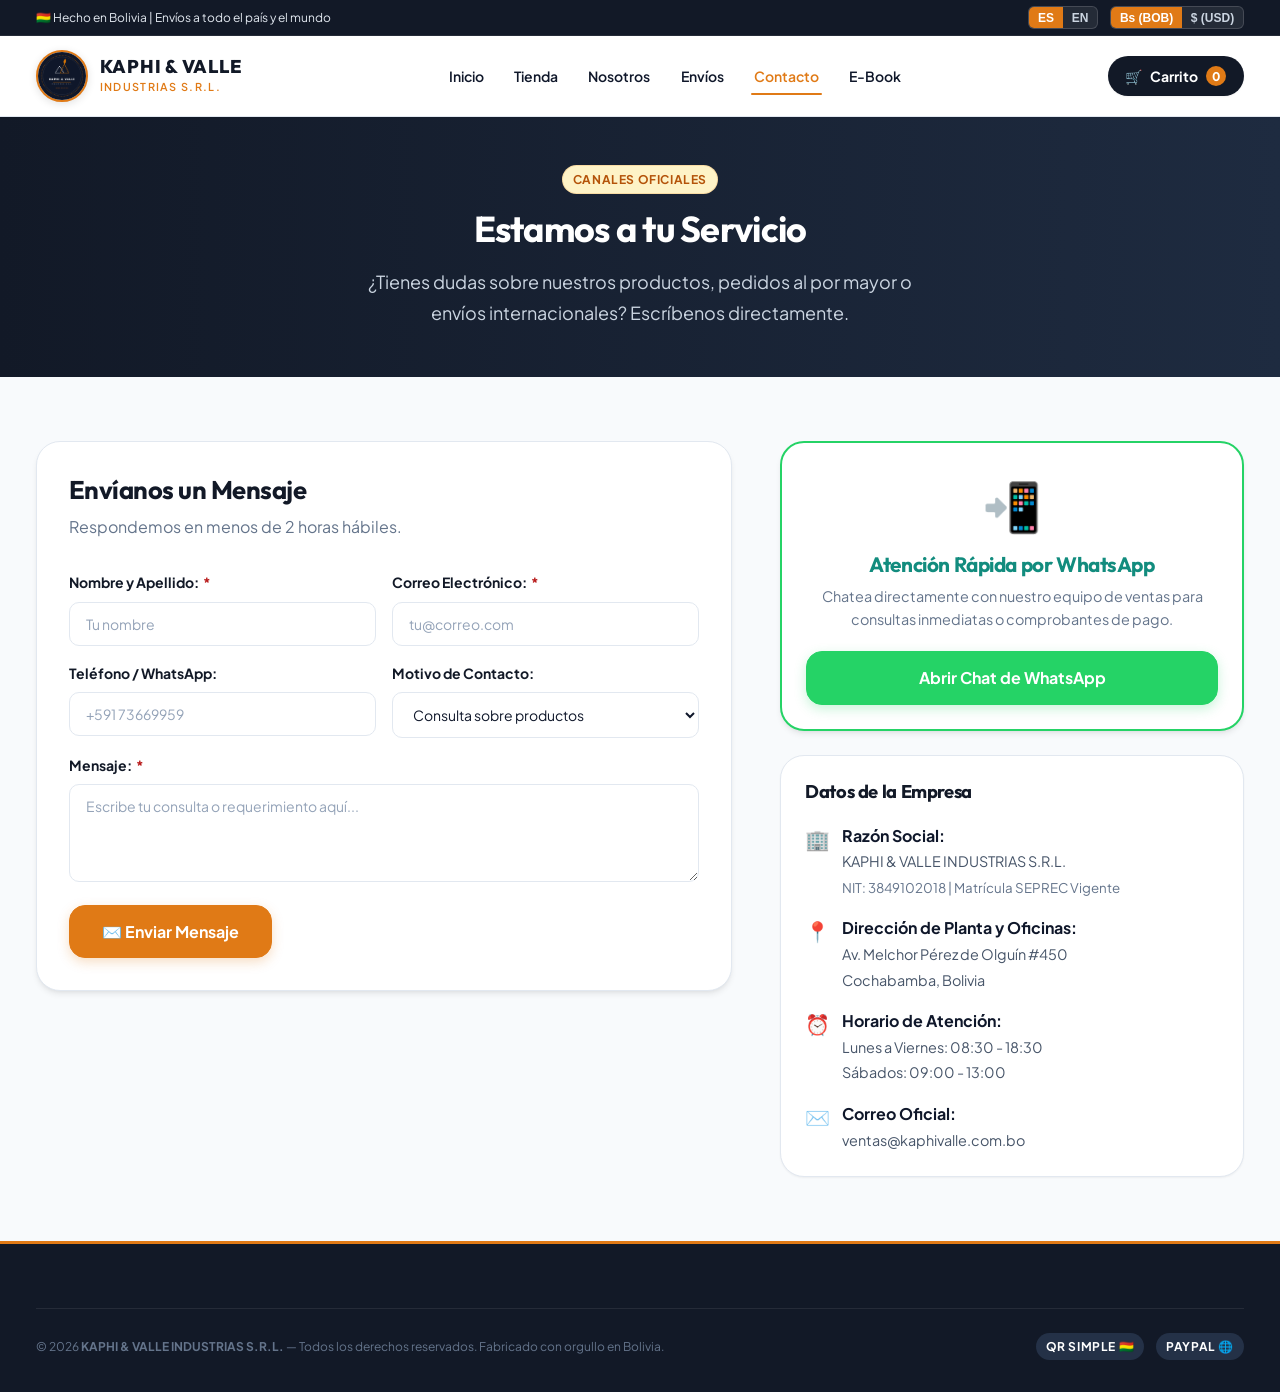
<file: kaphi-valle/contacto.html>
﻿<!DOCTYPE html>
<html lang="es">
<head>
  <meta charset="UTF-8">
  <meta name="viewport" content="width=device-width, initial-scale=1.0">
  <title>Contacto y Atención al Cliente | KAPHI & VALLE S.R.L.</title>
  
  <meta name="description" content="Ponte en contacto con KAPHI & VALLE INDUSTRIAS S.R.L. Envíanos un mensaje, escríbenos por WhatsApp o visita nuestras instalaciones en Cochabamba, Bolivia.">
  <link rel="icon" type="image/png" href="assets/img/logo.png">

  <!-- Google Fonts -->
  <link rel="preconnect" href="https://fonts.googleapis.com">
  <link rel="preconnect" href="https://fonts.gstatic.com" crossorigin>
  <link href="https://fonts.googleapis.com/css2?family=Outfit:wght@400;600;700;800;900&family=Plus+Jakarta+Sans:wght@400;500;600;700&display=swap" rel="stylesheet">

  <!-- Estilos -->
  <link rel="stylesheet" href="css/variables.css">
  <link rel="stylesheet" href="css/base.css">
  <link rel="stylesheet" href="css/components.css">
  <link rel="stylesheet" href="css/pages.css">
</head>
<body>
  <a href="#main-content" class="skip-to-content">Saltar al contenido</a>

  <!-- TOP BAR -->
  <div class="top-bar">
    <div class="container">
      <div class="top-bar-notice">
        <span data-i18n="topbar.notice">🇧🇴 Hecho en Bolivia | Envíos a todo el país y el mundo</span>
      </div>
      <div class="top-bar-controls">
        <div class="switcher-group">
          <button type="button" class="switcher-btn active" data-set-lang="es">ES</button>
          <button type="button" class="switcher-btn" data-set-lang="en">EN</button>
        </div>
        <div class="switcher-group">
          <button type="button" class="switcher-btn active" data-set-curr="BOB">Bs (BOB)</button>
          <button type="button" class="switcher-btn" data-set-curr="USD">$ (USD)</button>
        </div>
      </div>
    </div>
  </div>

  <!-- HEADER -->
  <header class="site-header">
    <div class="container header-container">
      <a href="index.html" class="brand-logo-link">
        <img src="assets/img/logo.png" alt="Logotipo KAPHI & VALLE" class="brand-logo-img">
        <div class="brand-logo-text">
          <span class="brand-title">KAPHI & VALLE</span>
          <span class="brand-subtitle">INDUSTRIAS S.R.L.</span>
        </div>
      </a>

      <nav class="main-nav">
        <a href="index.html" class="nav-link" data-i18n="nav.home">Inicio</a>
        <a href="tienda.html" class="nav-link" data-i18n="nav.shop">Tienda</a>
        <a href="nosotros.html" class="nav-link" data-i18n="nav.about">Nosotros</a>
        <a href="envios.html" class="nav-link" data-i18n="nav.shipping">Envíos</a>
        <a href="contacto.html" class="nav-link active" data-i18n="nav.contact">Contacto</a>
        <a href="ebook.html" class="nav-link" data-i18n="nav.ebook">E-Book</a>
      </nav>

      <div class="header-actions">
        <a href="carrito.html" class="cart-button-link">
          <span>🛒</span>
          <span data-i18n="nav.cart">Carrito</span>
          <span class="cart-counter-badge">0</span>
        </a>
        <button type="button" class="mobile-nav-toggle" aria-expanded="false">☰</button>
      </div>
    </div>
  </header>

  <main id="main-content">
    <section class="catalog-header">
      <div class="container">
        <span class="badge badge-bolivia" style="margin-bottom: 0.75rem;">Canales Oficiales</span>
        <h1>Estamos a tu Servicio</h1>
        <p class="lead" style="color: #cbd5e1; max-width: 600px; margin: 0 auto;">
          ¿Tienes dudas sobre nuestros productos, pedidos al por mayor o envíos internacionales? Escríbenos directamente.
        </p>
      </div>
    </section>

    <section class="container" style="padding: var(--spacing-16) var(--spacing-4);">
      <div style="display: grid; grid-template-columns: 1.2fr 0.8fr; gap: var(--spacing-12); align-items: start;">
        
        <!-- Formulario de Contacto -->
        <div style="background: #ffffff; border: 1px solid var(--color-border); border-radius: var(--radius-xl); padding: var(--spacing-8); box-shadow: var(--shadow-md);">
          <h2 style="font-size: 1.6rem; margin-bottom: 0.5rem;">Envíanos un Mensaje</h2>
          <p class="text-muted" style="margin-bottom: 2rem;">Respondemos en menos de 2 horas hábiles.</p>

          <form id="contact-form">
            <div class="form-row">
              <div class="form-group">
                <label for="contact-name" class="form-label">Nombre y Apellido: <span class="required">*</span></label>
                <input type="text" id="contact-name" class="form-control" placeholder="Tu nombre" required>
              </div>
              <div class="form-group">
                <label for="contact-email" class="form-label">Correo Electrónico: <span class="required">*</span></label>
                <input type="email" id="contact-email" class="form-control" placeholder="tu@correo.com" required>
              </div>
            </div>

            <div class="form-row">
              <div class="form-group">
                <label for="contact-phone" class="form-label">Teléfono / WhatsApp:</label>
                <input type="tel" id="contact-phone" class="form-control" placeholder="+591 73669959">
              </div>
              <div class="form-group">
                <label for="contact-subject" class="form-label">Motivo de Contacto:</label>
                <select id="contact-subject" class="form-control">
                  <option value="consulta">Consulta sobre productos</option>
                  <option value="mayorista">Venta mayorista / Distribuidores</option>
                  <option value="envios">Estado de mi envío</option>
                  <option value="otro">Otro motivo</option>
                </select>
              </div>
            </div>

            <div class="form-group">
              <label for="contact-message" class="form-label">Mensaje: <span class="required">*</span></label>
              <textarea id="contact-message" class="form-control" rows="4" placeholder="Escribe tu consulta o requerimiento aquí..." required></textarea>
            </div>

            <button type="submit" class="btn btn-primary btn-lg" id="btn-submit-contact">
              ✉️ Enviar Mensaje
            </button>
          </form>

          <!-- Mensaje de éxito tras envío -->
          <div id="contact-success-msg" style="display: none; margin-top: 1.5rem;" class="alert alert-success">
            <div>
              <strong>¡Mensaje recibido con éxito!</strong><br>
              Nuestro equipo de atención al cliente de Kaphi & Valle te responderá a la brevedad posible.
            </div>
          </div>
        </div>

        <!-- Información de contacto directa y WhatsApp -->
        <div>
          <!-- Tarjeta de WhatsApp -->
          <div style="background: #ffffff; border: 2px solid #25D366; border-radius: var(--radius-xl); padding: var(--spacing-6); box-shadow: var(--shadow-md); margin-bottom: var(--spacing-6); text-align: center;">
            <div style="font-size: 3rem; margin-bottom: 0.5rem;">📲</div>
            <h3 style="font-size: 1.3rem; margin-bottom: 0.5rem; color: #128C7E;">Atención Rápida por WhatsApp</h3>
            <p style="font-size: 0.9rem; color: #64748b; margin-bottom: 1.25rem;">
              Chatea directamente con nuestro equipo de ventas para consultas inmediatas o comprobantes de pago.
            </p>
            <a href="https://wa.me/59173669959?text=Hola%20Kaphi%20y%20Valle,%20tengo%20una%20consulta%20desde%20la%20tienda%20web" target="_blank" rel="noopener" class="btn btn-whatsapp btn-lg btn-full">
              Abrir Chat de WhatsApp
            </a>
          </div>

          <!-- Ubicación y datos -->
          <div style="background: #ffffff; border: 1px solid var(--color-border); border-radius: var(--radius-xl); padding: var(--spacing-6); box-shadow: var(--shadow-sm);">
            <h3 style="font-size: 1.15rem; margin-bottom: 1.25rem;">Datos de la Empresa</h3>

            <div style="display: flex; gap: 0.75rem; margin-bottom: 1rem;">
              <span style="font-size: 1.25rem;">🏢</span>
              <div>
                <strong>Razón Social:</strong><br>
                <span style="font-size: 0.9rem; color: #475569;">KAPHI & VALLE INDUSTRIAS S.R.L.</span><br>
                <small style="color: #64748b;">NIT: 3849102018 | Matrícula SEPREC Vigente</small>
              </div>
            </div>

            <div style="display: flex; gap: 0.75rem; margin-bottom: 1rem;">
              <span style="font-size: 1.25rem;">📍</span>
              <div>
                <strong>Dirección de Planta y Oficinas:</strong><br>
                <span style="font-size: 0.9rem; color: #475569;">Av. Melchor Pérez de Olguín #450<br>Cochabamba, Bolivia</span>
              </div>
            </div>

            <div style="display: flex; gap: 0.75rem; margin-bottom: 1rem;">
              <span style="font-size: 1.25rem;">⏰</span>
              <div>
                <strong>Horario de Atención:</strong><br>
                <span style="font-size: 0.9rem; color: #475569;">Lunes a Viernes: 08:30 - 18:30<br>Sábados: 09:00 - 13:00</span>
              </div>
            </div>

            <div style="display: flex; gap: 0.75rem;">
              <span style="font-size: 1.25rem;">✉️</span>
              <div>
                <strong>Correo Oficial:</strong><br>
                <span style="font-size: 0.9rem; color: #475569;">ventas@kaphivalle.com.bo</span>
              </div>
            </div>
          </div>
        </div>

      </div>
    </section>
  </main>

  <!-- FOOTER -->
  <footer class="site-footer">
    <div class="container">
      <div class="footer-bottom">
        <div>
          &copy; <span id="current-year">2026</span> <strong>KAPHI & VALLE INDUSTRIAS S.R.L.</strong> — <span data-i18n="footer.rights">Todos los derechos reservados.</span>
        </div>
        <div class="footer-badges">
          <span class="badge badge-navy">QR Simple 🇧🇴</span>
          <span class="badge badge-navy">PayPal 🌐</span>
        </div>
      </div>
    </div>
  </footer>

  <script type="module" src="js/main.js"></script>
  <script type="module">
    import { showToast } from './js/main.js';

    document.getElementById('contact-form')?.addEventListener('submit', (e) => {
      e.preventDefault();
      const form = e.target;
      const successMsg = document.getElementById('contact-success-msg');
      
      form.style.display = 'none';
      if (successMsg) successMsg.style.display = 'block';
      showToast('¡Mensaje enviado con éxito!', 'success');
    });
  </script>
</body>
</html>
</file>
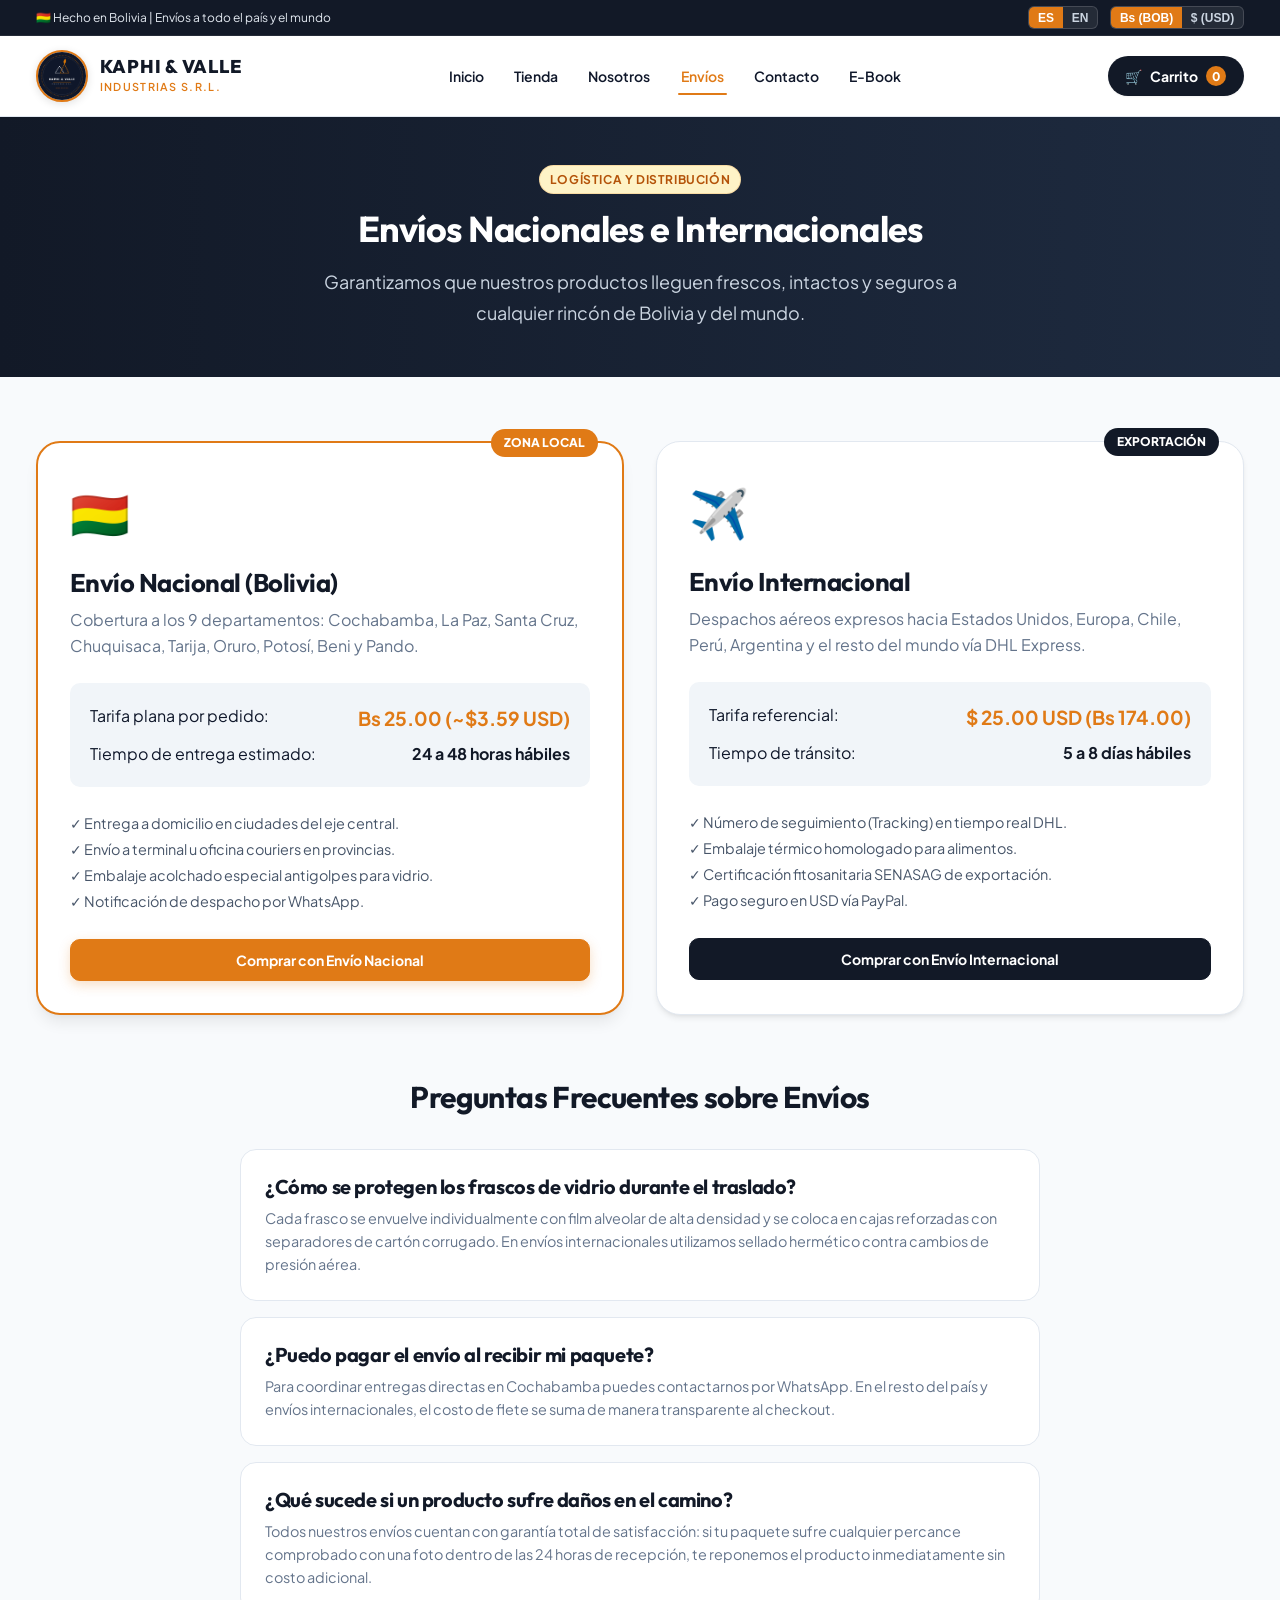
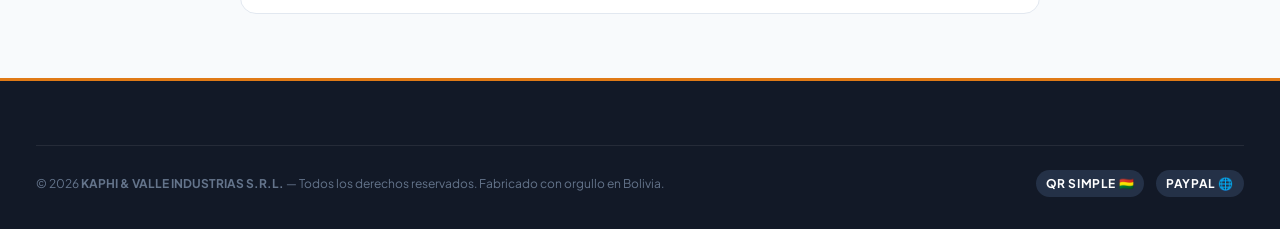
<file: kaphi-valle/envios.html>
<!DOCTYPE html>
<html lang="es">
<head>
  <meta charset="UTF-8">
  <meta name="viewport" content="width=device-width, initial-scale=1.0">
  <title>Políticas y Zonas de Envío | KAPHI & VALLE S.R.L.</title>
  
  <meta name="description" content="Información detallada sobre tarifas, tiempos y zonas de envío nacional en Bolivia e internacional vía DHL Express.">
  <link rel="icon" type="image/png" href="assets/img/logo.png">

  <!-- Google Fonts -->
  <link rel="preconnect" href="https://fonts.googleapis.com">
  <link rel="preconnect" href="https://fonts.gstatic.com" crossorigin>
  <link href="https://fonts.googleapis.com/css2?family=Outfit:wght@400;600;700;800;900&family=Plus+Jakarta+Sans:wght@400;500;600;700&display=swap" rel="stylesheet">

  <!-- Estilos -->
  <link rel="stylesheet" href="css/variables.css">
  <link rel="stylesheet" href="css/base.css">
  <link rel="stylesheet" href="css/components.css">
  <link rel="stylesheet" href="css/pages.css">
</head>
<body>
  <a href="#main-content" class="skip-to-content">Saltar al contenido</a>

  <!-- TOP BAR -->
  <div class="top-bar">
    <div class="container">
      <div class="top-bar-notice">
        <span data-i18n="topbar.notice">🇧🇴 Hecho en Bolivia | Envíos a todo el país y el mundo</span>
      </div>
      <div class="top-bar-controls">
        <div class="switcher-group">
          <button type="button" class="switcher-btn active" data-set-lang="es">ES</button>
          <button type="button" class="switcher-btn" data-set-lang="en">EN</button>
        </div>
        <div class="switcher-group">
          <button type="button" class="switcher-btn active" data-set-curr="BOB">Bs (BOB)</button>
          <button type="button" class="switcher-btn" data-set-curr="USD">$ (USD)</button>
        </div>
      </div>
    </div>
  </div>

  <!-- HEADER -->
  <header class="site-header">
    <div class="container header-container">
      <a href="index.html" class="brand-logo-link">
        <img src="assets/img/logo.png" alt="Logotipo KAPHI & VALLE" class="brand-logo-img">
        <div class="brand-logo-text">
          <span class="brand-title">KAPHI & VALLE</span>
          <span class="brand-subtitle">INDUSTRIAS S.R.L.</span>
        </div>
      </a>

      <nav class="main-nav">
        <a href="index.html" class="nav-link" data-i18n="nav.home">Inicio</a>
        <a href="tienda.html" class="nav-link" data-i18n="nav.shop">Tienda</a>
        <a href="nosotros.html" class="nav-link" data-i18n="nav.about">Nosotros</a>
        <a href="envios.html" class="nav-link active" data-i18n="nav.shipping">Envíos</a>
        <a href="contacto.html" class="nav-link" data-i18n="nav.contact">Contacto</a>
        <a href="ebook.html" class="nav-link" data-i18n="nav.ebook">E-Book</a>
      </nav>

      <div class="header-actions">
        <a href="carrito.html" class="cart-button-link">
          <span>🛒</span>
          <span data-i18n="nav.cart">Carrito</span>
          <span class="cart-counter-badge">0</span>
        </a>
        <button type="button" class="mobile-nav-toggle" aria-expanded="false">☰</button>
      </div>
    </div>
  </header>

  <main id="main-content">
    <section class="catalog-header">
      <div class="container">
        <span class="badge badge-bolivia" style="margin-bottom: 0.75rem;">Logística y Distribución</span>
        <h1>Envíos Nacionales e Internacionales</h1>
        <p class="lead" style="color: #cbd5e1; max-width: 650px; margin: 0 auto;">
          Garantizamos que nuestros productos lleguen frescos, intactos y seguros a cualquier rincón de Bolivia y del mundo.
        </p>
      </div>
    </section>

    <!-- ZONAS DE ENVÍO -->
    <section class="container" style="padding: var(--spacing-16) var(--spacing-4);">
      <div style="display: grid; grid-template-columns: repeat(auto-fit, minmax(320px, 1fr)); gap: var(--spacing-8); margin-bottom: var(--spacing-16);">
        <!-- ZONA 1: NACIONAL -->
        <div style="background: #ffffff; border: 2px solid var(--color-brand-amber); border-radius: var(--radius-xl); padding: var(--spacing-8); box-shadow: var(--shadow-lg); position: relative;">
          <div style="position: absolute; top: -14px; right: 24px; background: var(--color-brand-amber); color: #ffffff; padding: 0.3rem 0.8rem; border-radius: var(--radius-full); font-size: 0.75rem; font-weight: 800;">
            ZONA LOCAL
          </div>
          <div style="font-size: 3rem; margin-bottom: 1rem;">🇧🇴</div>
          <h2 style="font-size: 1.6rem; margin-bottom: 0.5rem;">Envío Nacional (Bolivia)</h2>
          <p class="text-muted" style="margin-bottom: 1.5rem;">
            Cobertura a los 9 departamentos: Cochabamba, La Paz, Santa Cruz, Chuquisaca, Tarija, Oruro, Potosí, Beni y Pando.
          </p>

          <div style="background: var(--color-bg-alt); padding: 1.25rem; border-radius: var(--radius-md); margin-bottom: 1.5rem;">
            <div style="display: flex; justify-content: space-between; margin-bottom: 0.5rem;">
              <span>Tarifa plana por pedido:</span>
              <strong style="color: var(--color-brand-amber); font-size: 1.2rem;">Bs 25.00 (~$3.59 USD)</strong>
            </div>
            <div style="display: flex; justify-content: space-between;">
              <span>Tiempo de entrega estimado:</span>
              <strong style="color: var(--color-brand-navy-dark);">24 a 48 horas hábiles</strong>
            </div>
          </div>

          <ul style="font-size: 0.9rem; color: #475569; line-height: 1.8; margin-bottom: 1.5rem;">
            <li>✓ Entrega a domicilio en ciudades del eje central.</li>
            <li>✓ Envío a terminal u oficina couriers en provincias.</li>
            <li>✓ Embalaje acolchado especial antigolpes para vidrio.</li>
            <li>✓ Notificación de despacho por WhatsApp.</li>
          </ul>

          <a href="tienda.html" class="btn btn-primary btn-full">Comprar con Envío Nacional</a>
        </div>

        <!-- ZONA 2: INTERNACIONAL -->
        <div style="background: #ffffff; border: 1px solid var(--color-border); border-radius: var(--radius-xl); padding: var(--spacing-8); box-shadow: var(--shadow-md); position: relative;">
          <div style="position: absolute; top: -14px; right: 24px; background: var(--color-brand-navy-dark); color: #ffffff; padding: 0.3rem 0.8rem; border-radius: var(--radius-full); font-size: 0.75rem; font-weight: 800;">
            EXPORTACIÓN
          </div>
          <div style="font-size: 3rem; margin-bottom: 1rem;">✈️</div>
          <h2 style="font-size: 1.6rem; margin-bottom: 0.5rem;">Envío Internacional</h2>
          <p class="text-muted" style="margin-bottom: 1.5rem;">
            Despachos aéreos expresos hacia Estados Unidos, Europa, Chile, Perú, Argentina y el resto del mundo vía DHL Express.
          </p>

          <div style="background: var(--color-bg-alt); padding: 1.25rem; border-radius: var(--radius-md); margin-bottom: 1.5rem;">
            <div style="display: flex; justify-content: space-between; margin-bottom: 0.5rem;">
              <span>Tarifa referencial:</span>
              <strong style="color: var(--color-brand-amber); font-size: 1.2rem;">$ 25.00 USD (Bs 174.00)</strong>
            </div>
            <div style="display: flex; justify-content: space-between;">
              <span>Tiempo de tránsito:</span>
              <strong style="color: var(--color-brand-navy-dark);">5 a 8 días hábiles</strong>
            </div>
          </div>

          <ul style="font-size: 0.9rem; color: #475569; line-height: 1.8; margin-bottom: 1.5rem;">
            <li>✓ Número de seguimiento (Tracking) en tiempo real DHL.</li>
            <li>✓ Embalaje térmico homologado para alimentos.</li>
            <li>✓ Certificación fitosanitaria SENASAG de exportación.</li>
            <li>✓ Pago seguro en USD vía PayPal.</li>
          </ul>

          <a href="tienda.html" class="btn btn-secondary btn-full">Comprar con Envío Internacional</a>
        </div>
      </div>

      <!-- PREGUNTAS FRECUENTES (FAQS) -->
      <div style="max-width: 800px; margin: 0 auto;">
        <h2 style="text-align: center; margin-bottom: var(--spacing-8);">Preguntas Frecuentes sobre Envíos</h2>

        <div style="background: #ffffff; border: 1px solid var(--color-border); border-radius: var(--radius-lg); padding: 1.5rem; margin-bottom: 1rem;">
          <h4 style="color: var(--color-brand-navy-dark); margin-bottom: 0.5rem;">¿Cómo se protegen los frascos de vidrio durante el traslado?</h4>
          <p style="font-size: 0.9rem; color: #64748b; margin: 0;">
            Cada frasco se envuelve individualmente con film alveolar de alta densidad y se coloca en cajas reforzadas con separadores de cartón corrugado. En envíos internacionales utilizamos sellado hermético contra cambios de presión aérea.
          </p>
        </div>

        <div style="background: #ffffff; border: 1px solid var(--color-border); border-radius: var(--radius-lg); padding: 1.5rem; margin-bottom: 1rem;">
          <h4 style="color: var(--color-brand-navy-dark); margin-bottom: 0.5rem;">¿Puedo pagar el envío al recibir mi paquete?</h4>
          <p style="font-size: 0.9rem; color: #64748b; margin: 0;">
            Para coordinar entregas directas en Cochabamba puedes contactarnos por WhatsApp. En el resto del país y envíos internacionales, el costo de flete se suma de manera transparente al checkout.
          </p>
        </div>

        <div style="background: #ffffff; border: 1px solid var(--color-border); border-radius: var(--radius-lg); padding: 1.5rem;">
          <h4 style="color: var(--color-brand-navy-dark); margin-bottom: 0.5rem;">¿Qué sucede si un producto sufre daños en el camino?</h4>
          <p style="font-size: 0.9rem; color: #64748b; margin: 0;">
            Todos nuestros envíos cuentan con garantía total de satisfacción: si tu paquete sufre cualquier percance comprobado con una foto dentro de las 24 horas de recepción, te reponemos el producto inmediatamente sin costo adicional.
          </p>
        </div>
      </div>
    </section>
  </main>

  <!-- FOOTER -->
  <footer class="site-footer">
    <div class="container">
      <div class="footer-bottom">
        <div>
          &copy; <span id="current-year">2026</span> <strong>KAPHI & VALLE INDUSTRIAS S.R.L.</strong> — <span data-i18n="footer.rights">Todos los derechos reservados.</span>
        </div>
        <div class="footer-badges">
          <span class="badge badge-navy">QR Simple 🇧🇴</span>
          <span class="badge badge-navy">PayPal 🌐</span>
        </div>
      </div>
    </div>
  </footer>

  <script type="module" src="js/main.js"></script>
</body>
</html>
</file>
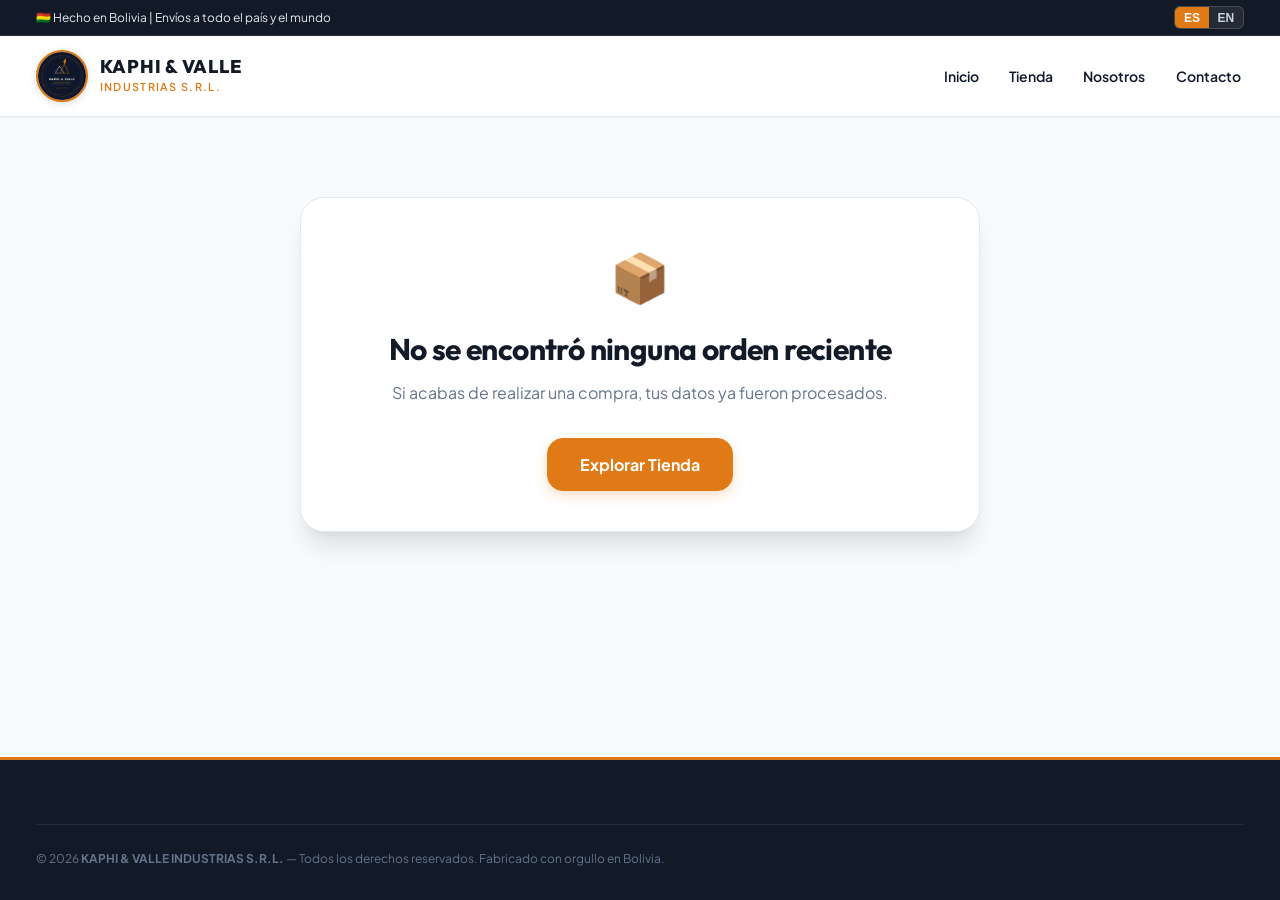
<file: kaphi-valle/gracias.html>
<!DOCTYPE html>
<html lang="es">
<head>
  <meta charset="UTF-8">
  <meta name="viewport" content="width=device-width, initial-scale=1.0">
  <title>¡Gracias por tu Compra! | KAPHI & VALLE S.R.L.</title>
  
  <meta name="description" content="Tu pedido ha sido registrado con éxito en Kaphi & Valle S.R.L. Revisa tu comprobante y estado de despacho.">
  <link rel="icon" type="image/png" href="assets/img/logo.png">

  <!-- Google Fonts -->
  <link rel="preconnect" href="https://fonts.googleapis.com">
  <link rel="preconnect" href="https://fonts.gstatic.com" crossorigin>
  <link href="https://fonts.googleapis.com/css2?family=Outfit:wght@400;600;700;800;900&family=Plus+Jakarta+Sans:wght@400;500;600;700&display=swap" rel="stylesheet">

  <!-- Estilos -->
  <link rel="stylesheet" href="css/variables.css">
  <link rel="stylesheet" href="css/base.css">
  <link rel="stylesheet" href="css/components.css">
  <link rel="stylesheet" href="css/pages.css">
  
  <style>
    @media print {
      .top-bar, .site-header, .site-footer, .no-print {
        display: none !important;
      }
      .order-success-card {
        box-shadow: none !important;
        border: 1px solid #000 !important;
        margin: 0 !important;
        max-width: 100% !important;
      }
    }
  </style>
</head>
<body>
  <!-- TOP BAR -->
  <div class="top-bar no-print">
    <div class="container">
      <div class="top-bar-notice">
        <span data-i18n="topbar.notice">🇧🇴 Hecho en Bolivia | Envíos a todo el país y el mundo</span>
      </div>
      <div class="top-bar-controls">
        <div class="switcher-group">
          <button type="button" class="switcher-btn active" data-set-lang="es">ES</button>
          <button type="button" class="switcher-btn" data-set-lang="en">EN</button>
        </div>
      </div>
    </div>
  </div>

  <!-- HEADER -->
  <header class="site-header no-print">
    <div class="container header-container">
      <a href="index.html" class="brand-logo-link">
        <img src="assets/img/logo.png" alt="Logotipo KAPHI & VALLE" class="brand-logo-img">
        <div class="brand-logo-text">
          <span class="brand-title">KAPHI & VALLE</span>
          <span class="brand-subtitle">INDUSTRIAS S.R.L.</span>
        </div>
      </a>

      <nav class="main-nav">
        <a href="index.html" class="nav-link" data-i18n="nav.home">Inicio</a>
        <a href="tienda.html" class="nav-link" data-i18n="nav.shop">Tienda</a>
        <a href="nosotros.html" class="nav-link" data-i18n="nav.about">Nosotros</a>
        <a href="contacto.html" class="nav-link" data-i18n="nav.contact">Contacto</a>
      </nav>
    </div>
  </header>

  <main id="main-content" class="container" style="padding: var(--spacing-8) var(--spacing-4);">
    <div class="order-success-card" id="order-card-container">
      <!-- Cargado dinámicamente con JS -->
      <div style="text-align: center; padding: 3rem;">
        <p class="lead">Cargando resumen de tu orden...</p>
      </div>
    </div>
  </main>

  <!-- FOOTER -->
  <footer class="site-footer no-print">
    <div class="container">
      <div class="footer-bottom">
        <div>
          &copy; <span id="current-year">2026</span> <strong>KAPHI & VALLE INDUSTRIAS S.R.L.</strong> — <span data-i18n="footer.rights">Todos los derechos reservados.</span>
        </div>
      </div>
    </div>
  </footer>

  <!-- Scripts -->
  <script type="module" src="js/main.js"></script>
  <script type="module">
    import { CONFIG } from './js/config.js';
    import { formatPrice } from './js/currency.js';
    import { getCurrentLanguage, applyTranslations, t } from './js/i18n.js';

    document.addEventListener('DOMContentLoaded', () => {
      renderOrderConfirmation();
    });

    function renderOrderConfirmation() {
      const container = document.getElementById('order-card-container');
      const rawOrder = localStorage.getItem(CONFIG.paths.lastOrderKey);

      if (!rawOrder) {
        container.innerHTML = `
          <div style="font-size: 3rem; margin-bottom: 1rem;">📦</div>
          <h2>No se encontró ninguna orden reciente</h2>
          <p class="text-muted" style="margin-bottom: 2rem;">Si acabas de realizar una compra, tus datos ya fueron procesados.</p>
          <a href="tienda.html" class="btn btn-primary btn-lg">Explorar Tienda</a>
        `;
        return;
      }

      let order;
      try {
        order = JSON.parse(rawOrder);
      } catch (e) {
        console.error("Error al parsear orden:", e);
        return;
      }

      const isPayPal = order.paymentMethod === 'paypal';
      const statusBadgeClass = isPayPal ? 'badge-success' : 'badge-bolivia';
      const dateFormatted = new Date(order.date || Date.now()).toLocaleString();
      const lang = getCurrentLanguage();

      let paymentDetailsHtml = '';
      if (isPayPal) {
        paymentDetailsHtml = `
          <div class="alert alert-success" style="text-align: left; margin: 1.5rem 0;">
            <div>
              <strong>✅ Pago Aprobado en PayPal Sandbox:</strong><br>
              ID de Transacción: <code>${order.transactionId || order.orderId}</code><br>
              Total Pagado: <strong>$ ${order.totalUsd} USD</strong>
            </div>
          </div>
        `;
      } else {
        paymentDetailsHtml = `
          <div class="alert alert-warning" style="text-align: left; margin: 1.5rem 0;">
            <div>
              <strong>⏳ Pago por QR / Transferencia BNB:</strong><br>
              Estado: <strong>Pendiente de verificación de comprobante</strong>.<br>
              Monto a transferir: <strong>Bs ${order.totalBob}</strong> con referencia <strong>${order.orderId}</strong>.
            </div>
          </div>

          <div style="margin: 1.5rem 0;">
            <a href="${order.whatsappLink || '#'}" target="_blank" rel="noopener" class="btn btn-whatsapp btn-lg btn-full" style="font-size: 1rem;">
              📲 Enviar Comprobante por WhatsApp a Ventas
            </a>
          </div>
        `;
      }

      const itemsHtml = (order.items || []).map(i => {
        const name = (typeof i.name === 'object') ? (i.name[lang] || i.name.es) : i.name;
        return `
          <li style="display:flex; justify-content:space-between; padding:0.5rem 0; border-bottom:1px solid #f1f5f9; font-size:0.9rem;">
            <span>${i.quantity}x ${name}</span>
            <strong>Bs ${(i.price_bob * i.quantity).toFixed(2)}</strong>
          </li>
        `;
      }).join('');

      container.innerHTML = `
        <div class="success-icon-badge">✓</div>
        <h1 style="font-size: 2rem; margin-bottom: 0.5rem;" data-i18n="thanks.title">¡Muchas Gracias por tu Compra!</h1>
        <p class="lead" style="margin-bottom: 1.5rem;" data-i18n="thanks.subtitle">Tu orden ha sido registrada con éxito en Kaphi & Valle.</p>

        <div style="background: var(--color-bg-alt); padding: 1rem; border-radius: var(--radius-md); margin-bottom: 1.5rem; display:flex; justify-content:space-around; flex-wrap:wrap; gap:1rem;">
          <div>
            <span style="font-size:0.75rem; color:#64748b; text-transform:uppercase;" data-i18n="thanks.order_number">Número de Pedido:</span>
            <div style="font-weight: 800; font-size: 1.2rem; color: var(--color-brand-navy-dark);">${order.orderId}</div>
          </div>
          <div>
            <span style="font-size:0.75rem; color:#64748b; text-transform:uppercase;" data-i18n="thanks.date">Fecha:</span>
            <div style="font-weight: 600; font-size: 0.95rem;">${dateFormatted}</div>
          </div>
          <div>
            <span style="font-size:0.75rem; color:#64748b; text-transform:uppercase;">Estado:</span>
            <div><span class="badge ${statusBadgeClass}">${order.statusLabel || 'Registrado'}</span></div>
          </div>
        </div>

        ${paymentDetailsHtml}

        <!-- Detalle del Cliente y Productos -->
        <div style="text-align: left; margin: 1.5rem 0; background: #ffffff; border: 1px solid var(--color-border); border-radius: var(--radius-md); padding: 1.25rem;">
          <h4 style="margin-bottom: 0.75rem; font-size: 1rem; color: var(--color-brand-navy-dark);">Destinatario y Envío:</h4>
          <p style="font-size: 0.85rem; color: #475569; margin-bottom: 1rem; line-height: 1.5;">
            <strong>Cliente:</strong> ${order.customer?.fullName || 'N/A'}<br>
            <strong>Contacto:</strong> ${order.customer?.phone || 'N/A'} • ${order.customer?.email || 'N/A'}<br>
            <strong>Destino:</strong> ${order.customer?.city || ''}, ${order.customer?.countryName || ''}<br>
            <strong>Dirección:</strong> ${order.customer?.address || 'N/A'}
          </p>

          <h4 style="margin-bottom: 0.75rem; font-size: 1rem; color: var(--color-brand-navy-dark);">Productos del Pedido:</h4>
          <ul style="margin-bottom: 1rem;">
            ${itemsHtml}
          </ul>

          <div style="display: flex; justify-content: space-between; font-weight: 800; font-size: 1.15rem; color: var(--color-brand-navy-dark); border-top: 2px dashed var(--color-border); padding-top: 0.75rem;">
            <span>Total del Pedido:</span>
            <span style="color: var(--color-brand-amber);">Bs ${order.totalBob} (~$ ${order.totalUsd} USD)</span>
          </div>
        </div>

        <!-- Acciones finales -->
        <div class="no-print" style="display: flex; gap: 1rem; justify-content: center; flex-wrap: wrap; margin-top: 2rem;">
          <button type="button" class="btn btn-outline" onclick="window.print()">
            🖨️ <span data-i18n="thanks.print_btn">Imprimir Resumen</span>
          </button>
          <a href="index.html" class="btn btn-secondary">
            🏠 <span data-i18n="thanks.back_home">Volver al Inicio</span>
          </a>
          <a href="tienda.html" class="btn btn-primary">
            🛒 Seguir Comprando
          </a>
        </div>
      `;

      applyTranslations();
    }
  </script>
</body>
</html>
</file>
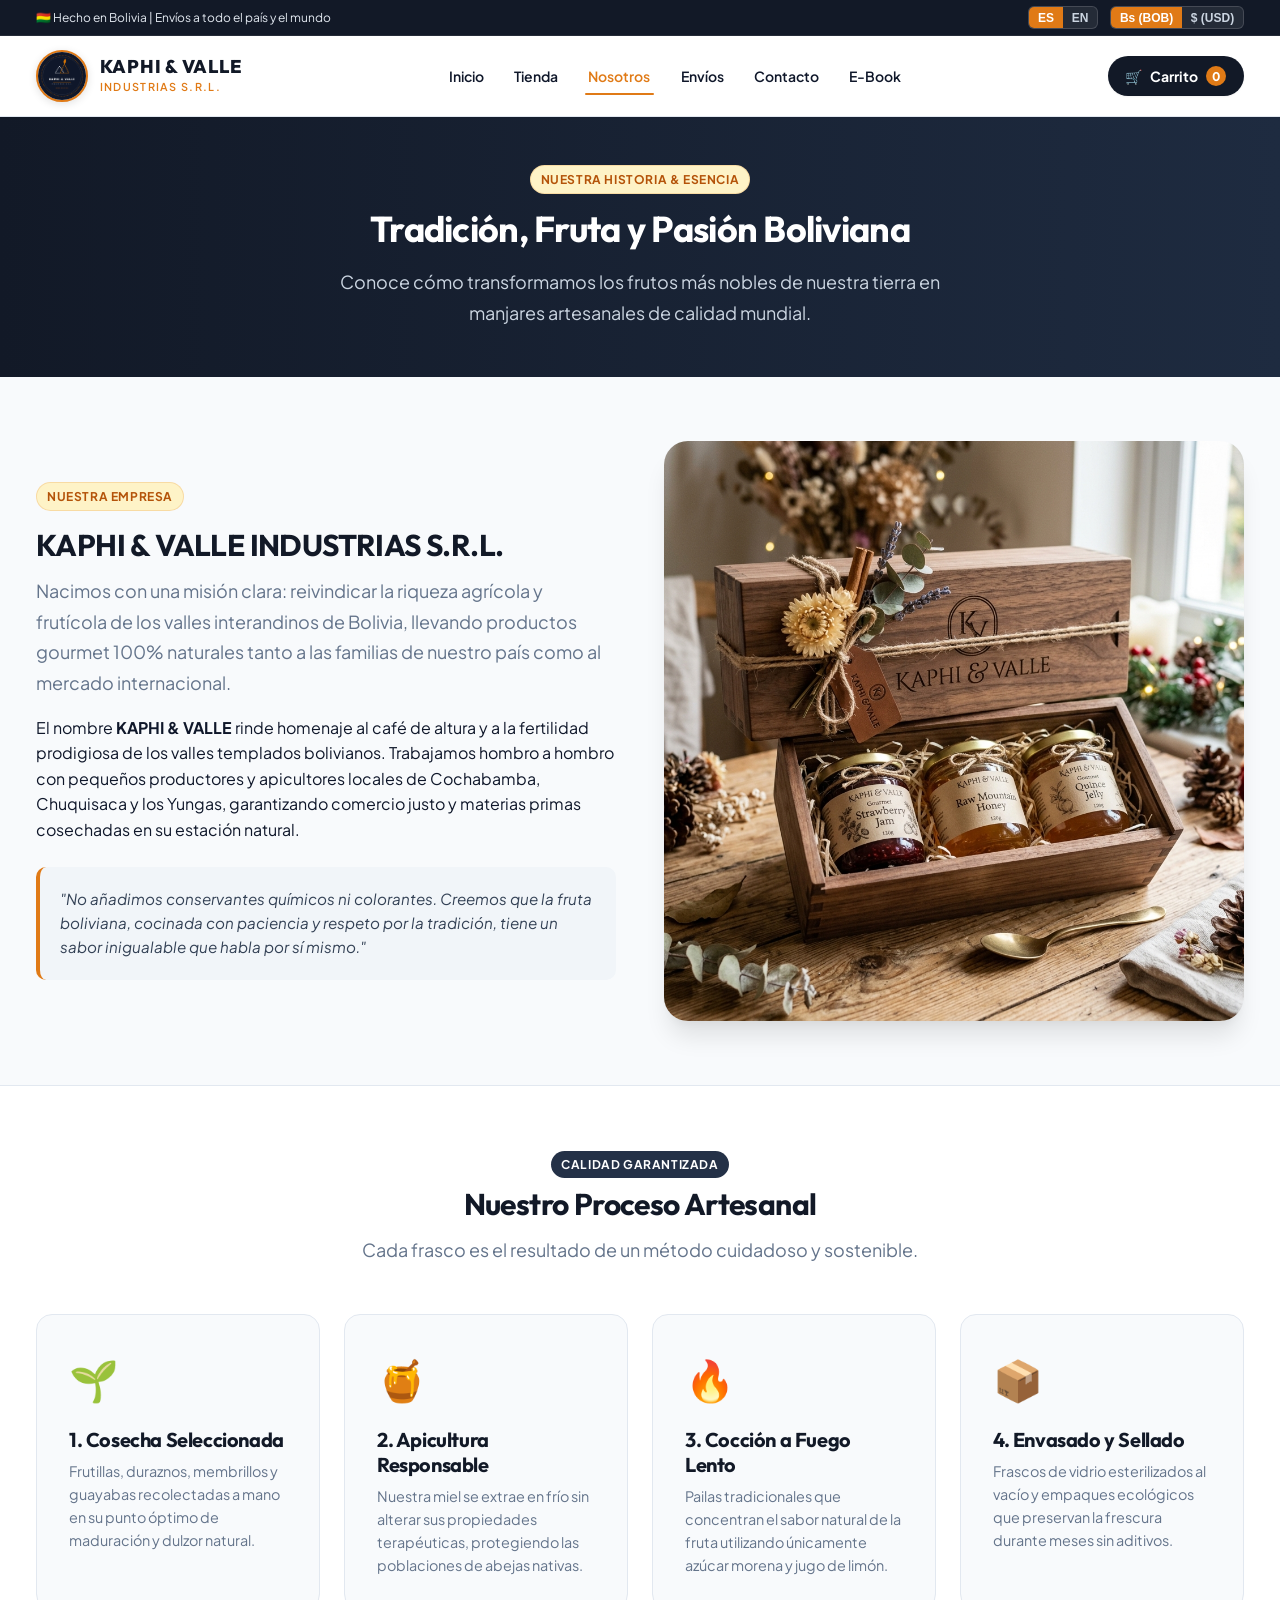
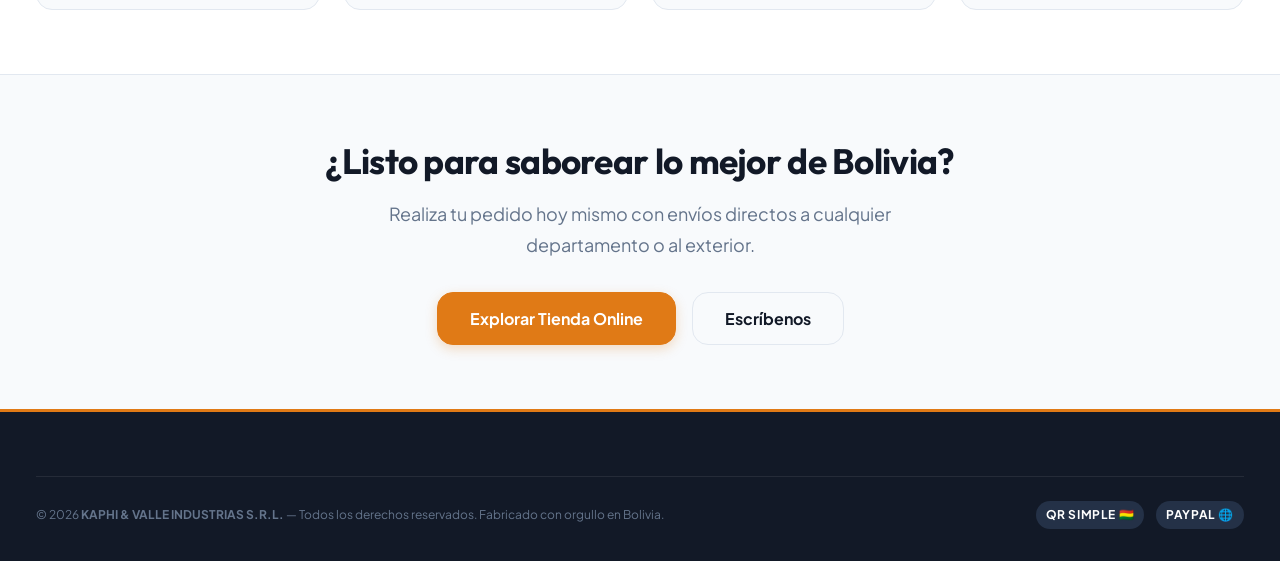
<file: kaphi-valle/nosotros.html>
<!DOCTYPE html>
<html lang="es">
<head>
  <meta charset="UTF-8">
  <meta name="viewport" content="width=device-width, initial-scale=1.0">
  <title>Sobre Nosotros | KAPHI & VALLE S.R.L.</title>
  
  <meta name="description" content="Conoce la historia, los valores y el proceso artesanal de elaboración de mermeladas y miel en los valles de Bolivia.">
  <link rel="icon" type="image/png" href="assets/img/logo.png">

  <!-- Google Fonts -->
  <link rel="preconnect" href="https://fonts.googleapis.com">
  <link rel="preconnect" href="https://fonts.gstatic.com" crossorigin>
  <link href="https://fonts.googleapis.com/css2?family=Outfit:wght@400;600;700;800;900&family=Plus+Jakarta+Sans:wght@400;500;600;700&display=swap" rel="stylesheet">

  <!-- Estilos -->
  <link rel="stylesheet" href="css/variables.css">
  <link rel="stylesheet" href="css/base.css">
  <link rel="stylesheet" href="css/components.css">
  <link rel="stylesheet" href="css/pages.css">
</head>
<body>
  <a href="#main-content" class="skip-to-content">Saltar al contenido</a>

  <!-- TOP BAR -->
  <div class="top-bar">
    <div class="container">
      <div class="top-bar-notice">
        <span data-i18n="topbar.notice">🇧🇴 Hecho en Bolivia | Envíos a todo el país y el mundo</span>
      </div>
      <div class="top-bar-controls">
        <div class="switcher-group">
          <button type="button" class="switcher-btn active" data-set-lang="es">ES</button>
          <button type="button" class="switcher-btn" data-set-lang="en">EN</button>
        </div>
        <div class="switcher-group">
          <button type="button" class="switcher-btn active" data-set-curr="BOB">Bs (BOB)</button>
          <button type="button" class="switcher-btn" data-set-curr="USD">$ (USD)</button>
        </div>
      </div>
    </div>
  </div>

  <!-- HEADER -->
  <header class="site-header">
    <div class="container header-container">
      <a href="index.html" class="brand-logo-link">
        <img src="assets/img/logo.png" alt="Logotipo KAPHI & VALLE" class="brand-logo-img">
        <div class="brand-logo-text">
          <span class="brand-title">KAPHI & VALLE</span>
          <span class="brand-subtitle">INDUSTRIAS S.R.L.</span>
        </div>
      </a>

      <nav class="main-nav">
        <a href="index.html" class="nav-link" data-i18n="nav.home">Inicio</a>
        <a href="tienda.html" class="nav-link" data-i18n="nav.shop">Tienda</a>
        <a href="nosotros.html" class="nav-link active" data-i18n="nav.about">Nosotros</a>
        <a href="envios.html" class="nav-link" data-i18n="nav.shipping">Envíos</a>
        <a href="contacto.html" class="nav-link" data-i18n="nav.contact">Contacto</a>
        <a href="ebook.html" class="nav-link" data-i18n="nav.ebook">E-Book</a>
      </nav>

      <div class="header-actions">
        <a href="carrito.html" class="cart-button-link">
          <span>🛒</span>
          <span data-i18n="nav.cart">Carrito</span>
          <span class="cart-counter-badge">0</span>
        </a>
        <button type="button" class="mobile-nav-toggle" aria-expanded="false">☰</button>
      </div>
    </div>
  </header>

  <main id="main-content">
    <!-- ENCABEZADO NOSOTROS -->
    <section class="catalog-header">
      <div class="container">
        <span class="badge badge-bolivia" style="margin-bottom: 0.75rem;">Nuestra Historia & Esencia</span>
        <h1>Tradición, Fruta y Pasión Boliviana</h1>
        <p class="lead" style="color: #cbd5e1; max-width: 650px; margin: 0 auto;">
          Conoce cómo transformamos los frutos más nobles de nuestra tierra en manjares artesanales de calidad mundial.
        </p>
      </div>
    </section>

    <!-- STORYTELLING -->
    <section class="container" style="padding: var(--spacing-16) var(--spacing-4);">
      <div class="showcase-grid">
        <div>
          <span class="badge badge-bolivia" style="margin-bottom: 1rem;">Nuestra Empresa</span>
          <h2>KAPHI & VALLE INDUSTRIAS S.R.L.</h2>
          <p class="lead">
            Nacimos con una misión clara: reivindicar la riqueza agrícola y frutícola de los valles interandinos de Bolivia, llevando productos gourmet 100% naturales tanto a las familias de nuestro país como al mercado internacional.
          </p>
          <p>
            El nombre <strong>KAPHI & VALLE</strong> rinde homenaje al café de altura y a la fertilidad prodigiosa de los valles templados bolivianos. Trabajamos hombro a hombro con pequeños productores y apicultores locales de Cochabamba, Chuquisaca y los Yungas, garantizando comercio justo y materias primas cosechadas en su estación natural.
          </p>
          <div style="background: var(--color-bg-alt); padding: 1.25rem; border-radius: var(--radius-md); border-left: 4px solid var(--color-brand-amber); margin-top: 1.5rem;">
            <p style="margin: 0; font-style: italic; color: #334155; font-size: 0.95rem;">
              "No añadimos conservantes químicos ni colorantes. Creemos que la fruta boliviana, cocinada con paciencia y respeto por la tradición, tiene un sabor inigualable que habla por sí mismo."
            </p>
          </div>
        </div>
        <div>
          <img src="assets/img/prod_pack_regalo.png" alt="Set de regalo Kaphi & Valle" style="border-radius: var(--radius-xl); box-shadow: var(--shadow-xl); width: 100%;">
        </div>
      </div>
    </section>

    <!-- PILARES DE PRODUCCIÓN ARTESANAL -->
    <section style="background: #ffffff; padding: var(--spacing-16) 0; border-top: 1px solid var(--color-border); border-bottom: 1px solid var(--color-border);">
      <div class="container">
        <div style="text-align: center; max-width: 600px; margin: 0 auto var(--spacing-12) auto;">
          <span class="badge badge-navy" style="margin-bottom: 0.5rem;">Calidad Garantizada</span>
          <h2>Nuestro Proceso Artesanal</h2>
          <p class="lead">Cada frasco es el resultado de un método cuidadoso y sostenible.</p>
        </div>

        <div class="features-grid">
          <div style="background: var(--color-bg-main); padding: 2rem; border-radius: var(--radius-lg); border: 1px solid var(--color-border);">
            <div style="font-size: 2.5rem; margin-bottom: 1rem;">🌱</div>
            <h3 style="font-size: 1.25rem; margin-bottom: 0.5rem;">1. Cosecha Seleccionada</h3>
            <p style="font-size: 0.9rem; color: #64748b; margin: 0;">
              Frutillas, duraznos, membrillos y guayabas recolectadas a mano en su punto óptimo de maduración y dulzor natural.
            </p>
          </div>

          <div style="background: var(--color-bg-main); padding: 2rem; border-radius: var(--radius-lg); border: 1px solid var(--color-border);">
            <div style="font-size: 2.5rem; margin-bottom: 1rem;">🍯</div>
            <h3 style="font-size: 1.25rem; margin-bottom: 0.5rem;">2. Apicultura Responsable</h3>
            <p style="font-size: 0.9rem; color: #64748b; margin: 0;">
              Nuestra miel se extrae en frío sin alterar sus propiedades terapéuticas, protegiendo las poblaciones de abejas nativas.
            </p>
          </div>

          <div style="background: var(--color-bg-main); padding: 2rem; border-radius: var(--radius-lg); border: 1px solid var(--color-border);">
            <div style="font-size: 2.5rem; margin-bottom: 1rem;">🔥</div>
            <h3 style="font-size: 1.25rem; margin-bottom: 0.5rem;">3. Cocción a Fuego Lento</h3>
            <p style="font-size: 0.9rem; color: #64748b; margin: 0;">
              Pailas tradicionales que concentran el sabor natural de la fruta utilizando únicamente azúcar morena y jugo de limón.
            </p>
          </div>

          <div style="background: var(--color-bg-main); padding: 2rem; border-radius: var(--radius-lg); border: 1px solid var(--color-border);">
            <div style="font-size: 2.5rem; margin-bottom: 1rem;">📦</div>
            <h3 style="font-size: 1.25rem; margin-bottom: 0.5rem;">4. Envasado y Sellado</h3>
            <p style="font-size: 0.9rem; color: #64748b; margin: 0;">
              Frascos de vidrio esterilizados al vacío y empaques ecológicos que preservan la frescura durante meses sin aditivos.
            </p>
          </div>
        </div>
      </div>
    </section>

    <!-- LLAMADA A LA ACCIÓN -->
    <section class="container" style="padding: var(--spacing-16) var(--spacing-4); text-align: center;">
      <h2 style="font-size: 2.2rem; margin-bottom: 1rem;">¿Listo para saborear lo mejor de Bolivia?</h2>
      <p class="lead" style="max-width: 600px; margin: 0 auto 2rem auto;">
        Realiza tu pedido hoy mismo con envíos directos a cualquier departamento o al exterior.
      </p>
      <div style="display: flex; gap: 1rem; justify-content: center; flex-wrap: wrap;">
        <a href="tienda.html" class="btn btn-primary btn-lg">Explorar Tienda Online</a>
        <a href="contacto.html" class="btn btn-outline btn-lg">Escríbenos</a>
      </div>
    </section>
  </main>

  <!-- FOOTER -->
  <footer class="site-footer">
    <div class="container">
      <div class="footer-bottom">
        <div>
          &copy; <span id="current-year">2026</span> <strong>KAPHI & VALLE INDUSTRIAS S.R.L.</strong> — <span data-i18n="footer.rights">Todos los derechos reservados.</span>
        </div>
        <div class="footer-badges">
          <span class="badge badge-navy">QR Simple 🇧🇴</span>
          <span class="badge badge-navy">PayPal 🌐</span>
        </div>
      </div>
    </div>
  </footer>

  <script type="module" src="js/main.js"></script>
</body>
</html>
</file>
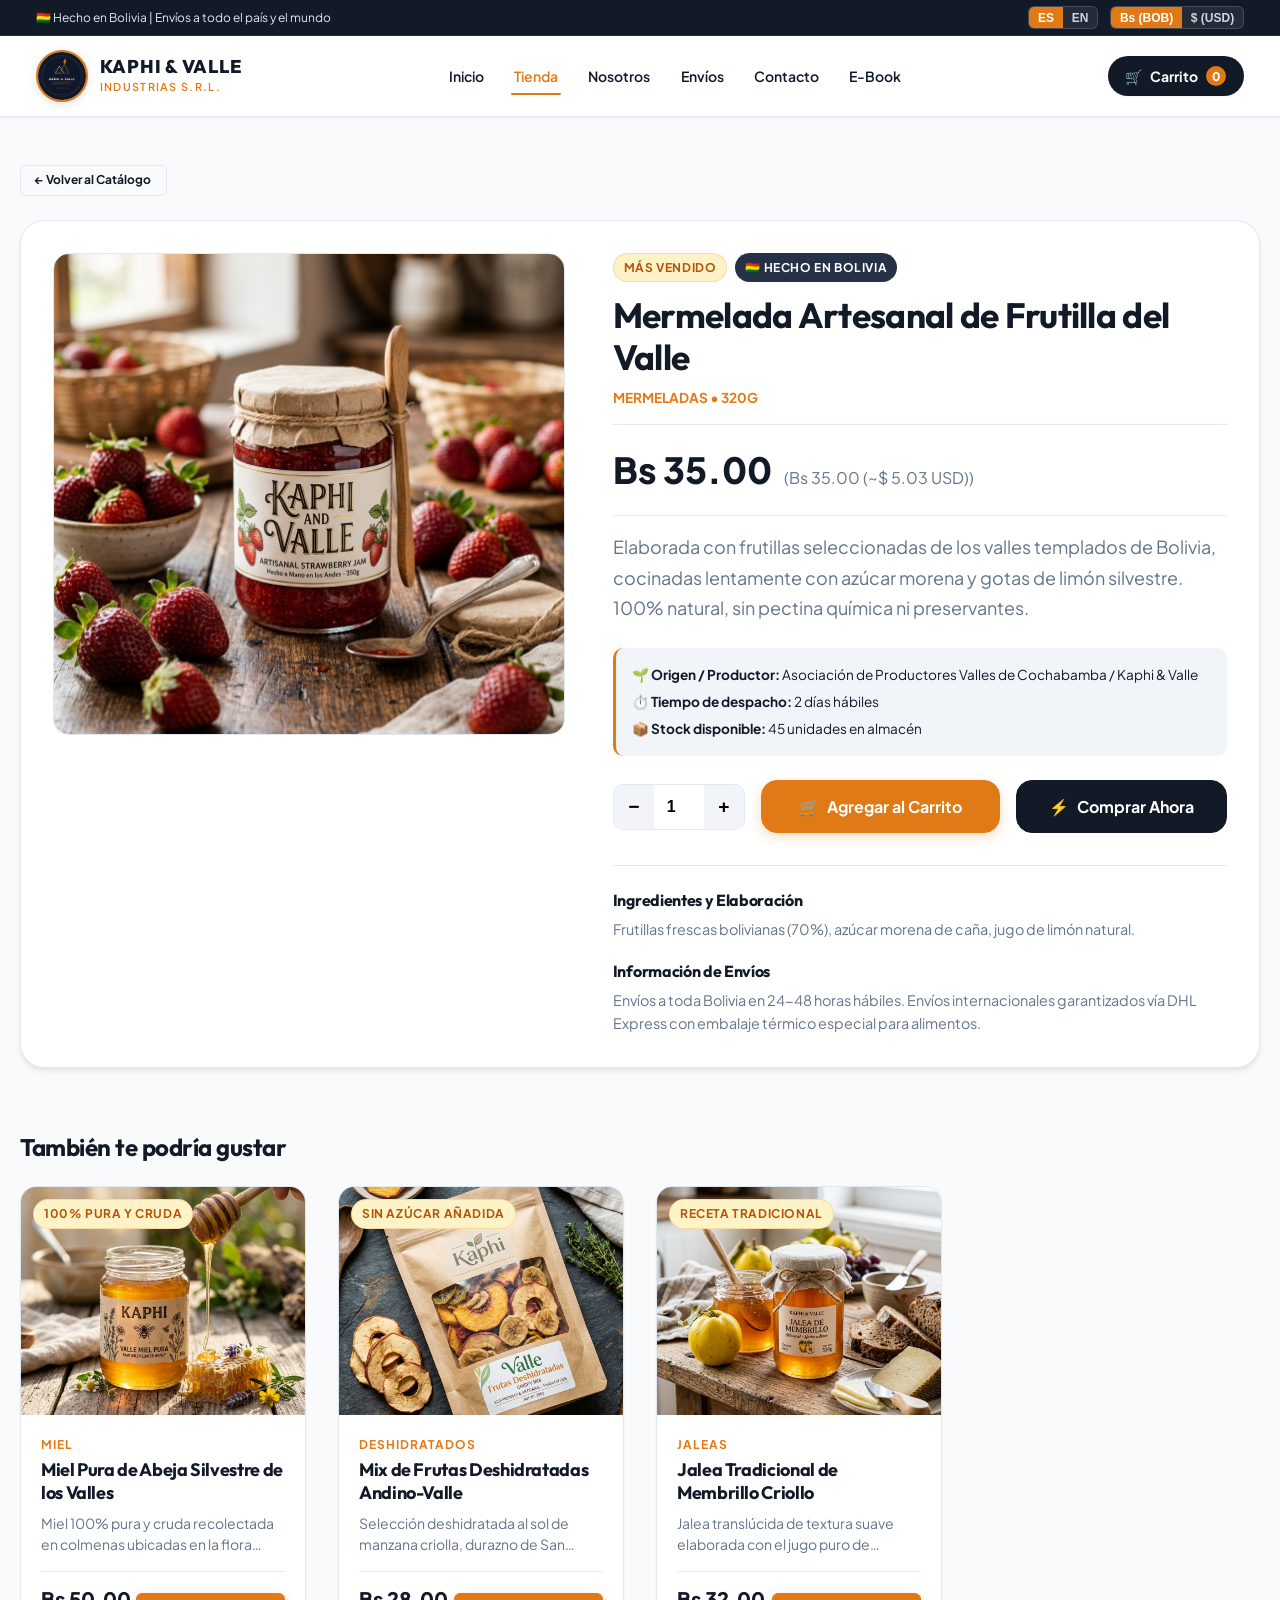
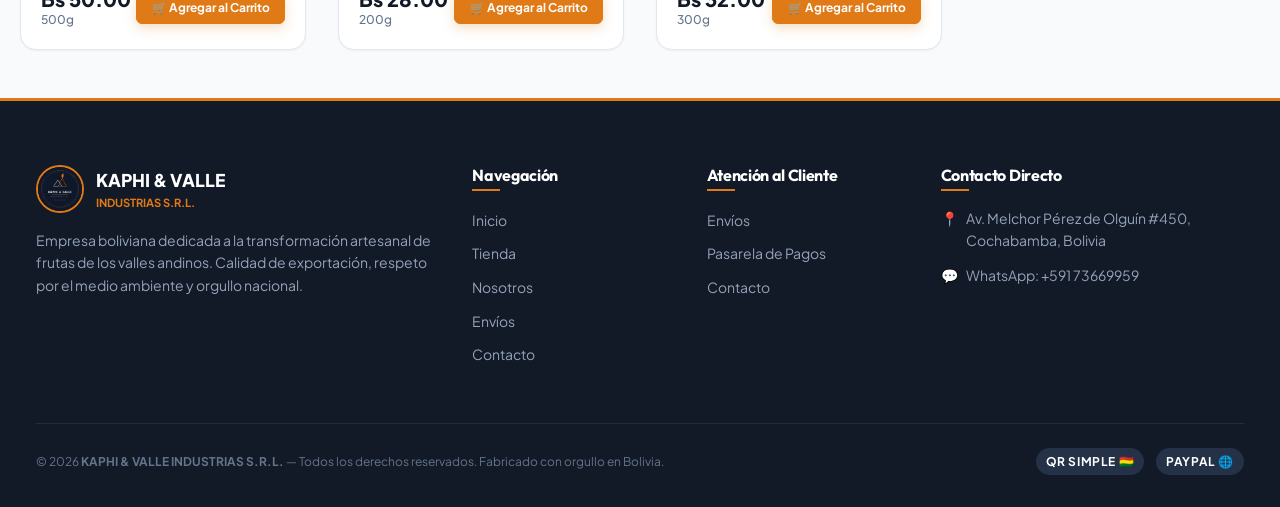
<file: kaphi-valle/producto.html>
﻿<!DOCTYPE html>
<html lang="es">
<head>
  <meta charset="UTF-8">
  <meta name="viewport" content="width=device-width, initial-scale=1.0">
  <title>Detalle de Producto | KAPHI & VALLE S.R.L.</title>
  
  <meta name="description" content="Detalle de producto artesanal Kaphi & Valle. Calidad 100% boliviana de exportación.">
  <link rel="icon" type="image/png" href="assets/img/logo.png">

  <!-- Google Fonts -->
  <link rel="preconnect" href="https://fonts.googleapis.com">
  <link rel="preconnect" href="https://fonts.gstatic.com" crossorigin>
  <link href="https://fonts.googleapis.com/css2?family=Outfit:wght@400;600;700;800;900&family=Plus+Jakarta+Sans:wght@400;500;600;700&display=swap" rel="stylesheet">

  <!-- Estilos -->
  <link rel="stylesheet" href="css/variables.css">
  <link rel="stylesheet" href="css/base.css">
  <link rel="stylesheet" href="css/components.css">
  <link rel="stylesheet" href="css/pages.css">
</head>
<body>
  <a href="#main-content" class="skip-to-content">Saltar al contenido</a>

  <!-- TOP BAR -->
  <div class="top-bar">
    <div class="container">
      <div class="top-bar-notice">
        <span data-i18n="topbar.notice">🇧🇴 Hecho en Bolivia | Envíos a todo el país y el mundo</span>
      </div>
      <div class="top-bar-controls">
        <div class="switcher-group" aria-label="Selector de Idioma">
          <button type="button" class="switcher-btn active" data-set-lang="es">ES</button>
          <button type="button" class="switcher-btn" data-set-lang="en">EN</button>
        </div>
        <div class="switcher-group" aria-label="Selector de Moneda">
          <button type="button" class="switcher-btn active" data-set-curr="BOB">Bs (BOB)</button>
          <button type="button" class="switcher-btn" data-set-curr="USD">$ (USD)</button>
        </div>
      </div>
    </div>
  </div>

  <!-- HEADER -->
  <header class="site-header">
    <div class="container header-container">
      <a href="index.html" class="brand-logo-link">
        <img src="assets/img/logo.png" alt="Logotipo KAPHI & VALLE" class="brand-logo-img">
        <div class="brand-logo-text">
          <span class="brand-title">KAPHI & VALLE</span>
          <span class="brand-subtitle">INDUSTRIAS S.R.L.</span>
        </div>
      </a>

      <nav class="main-nav" id="main-navigation">
        <a href="index.html" class="nav-link" data-i18n="nav.home">Inicio</a>
        <a href="tienda.html" class="nav-link active" data-i18n="nav.shop">Tienda</a>
        <a href="nosotros.html" class="nav-link" data-i18n="nav.about">Nosotros</a>
        <a href="envios.html" class="nav-link" data-i18n="nav.shipping">Envíos</a>
        <a href="contacto.html" class="nav-link" data-i18n="nav.contact">Contacto</a>
        <a href="ebook.html" class="nav-link" data-i18n="nav.ebook">E-Book</a>
      </nav>

      <div class="header-actions">
        <a href="carrito.html" class="cart-button-link">
          <span>🛒</span>
          <span data-i18n="nav.cart">Carrito</span>
          <span class="cart-counter-badge">0</span>
        </a>
        <button type="button" class="mobile-nav-toggle" aria-expanded="false">☰</button>
      </div>
    </div>
  </header>

  <main id="main-content" class="container product-detail-layout">
    <!-- Migas de pan / Botón de retorno -->
    <div style="margin-bottom: var(--spacing-6);">
      <a href="tienda.html" class="btn btn-outline btn-sm" data-i18n="product.back_to_shop">← Volver al Catálogo</a>
    </div>

    <!-- Contenedor del Detalle -->
    <div id="product-detail-container">
      <!-- Se carga dinámicamente con JS -->
      <div style="text-align: center; padding: 4rem 1rem;">
        <p class="lead">Cargando producto...</p>
      </div>
    </div>

    <!-- Sugerencias / Productos Relacionados -->
    <section style="margin-top: var(--spacing-16);">
      <h3 style="margin-bottom: var(--spacing-6);" data-i18n="product.related_title">También te podría gustar</h3>
      <div class="products-grid" id="related-products-grid">
        <!-- Render dinámico -->
      </div>
    </section>
  </main>

  <!-- FOOTER -->
  <footer class="site-footer">
    <div class="container">
      <div class="footer-grid">
        <div>
          <div style="display: flex; align-items: center; gap: 0.75rem; margin-bottom: 1rem;">
            <img src="assets/img/logo.png" alt="Logo" style="height: 48px; border-radius: 50%; border: 2px solid var(--color-brand-amber);">
            <div>
              <div style="color: #ffffff; font-weight: 800; font-size: 1.1rem;">KAPHI & VALLE</div>
              <div style="color: var(--color-brand-amber); font-size: 0.7rem; font-weight: 700;">INDUSTRIAS S.R.L.</div>
            </div>
          </div>
          <p class="footer-brand-desc" data-i18n="footer.about_desc">
            Empresa boliviana dedicada a la transformación artesanal de frutas de los valles andinos. Calidad de exportación, respeto por el medio ambiente y orgullo nacional.
          </p>
        </div>

        <div>
          <h4 class="footer-heading" data-i18n="footer.links_title">Navegación</h4>
          <ul class="footer-links">
            <li><a href="index.html" data-i18n="nav.home">Inicio</a></li>
            <li><a href="tienda.html" data-i18n="nav.shop">Tienda</a></li>
            <li><a href="nosotros.html" data-i18n="nav.about">Nosotros</a></li>
            <li><a href="envios.html" data-i18n="nav.shipping">Envíos</a></li>
            <li><a href="contacto.html" data-i18n="nav.contact">Contacto</a></li>
          </ul>
        </div>

        <div>
          <h4 class="footer-heading" data-i18n="footer.customer_title">Atención</h4>
          <ul class="footer-links">
            <li><a href="envios.html" data-i18n="nav.shipping">Políticas de Envío</a></li>
            <li><a href="checkout.html">Pasarela de Pagos</a></li>
            <li><a href="contacto.html" data-i18n="nav.contact">Contacto</a></li>
          </ul>
        </div>

        <div>
          <h4 class="footer-heading" data-i18n="footer.contact_title">Contacto</h4>
          <div class="footer-contact-item">
            <span>📍</span>
            <div>Av. Melchor Pérez de Olguín #450, Cochabamba, Bolivia</div>
          </div>
          <div class="footer-contact-item">
            <span>💬</span>
            <div>WhatsApp: +591 73669959</div>
          </div>
        </div>
      </div>

      <div class="footer-bottom">
        <div>
          &copy; <span id="current-year">2026</span> <strong>KAPHI & VALLE INDUSTRIAS S.R.L.</strong> — <span data-i18n="footer.rights">Todos los derechos reservados.</span>
        </div>
        <div class="footer-badges">
          <span class="badge badge-navy">QR Simple 🇧🇴</span>
          <span class="badge badge-navy">PayPal 🌐</span>
        </div>
      </div>
    </div>
  </footer>

  <!-- Scripts -->
  <script type="module" src="js/main.js"></script>
  <script type="module">
    import { getProducts, getProductById, createProductCardHtml, bindAddToCartButtons } from './js/products.js';
    import { formatPrice, formatDualPrice, onCurrencyChange } from './js/currency.js';
    import { getCurrentLanguage, onLanguageChange, applyTranslations, t } from './js/i18n.js';
    import { addToCart } from './js/cart.js';
    import { showToast } from './js/main.js';

    let currentProduct = null;

    async function initProductPage() {
      const urlParams = new URLSearchParams(window.location.search);
      const prodId = urlParams.get('id') || 'prod-01'; // Fallback al primer producto

      currentProduct = await getProductById(prodId);
      if (!currentProduct) {
        document.getElementById('product-detail-container').innerHTML = `
          <div class="alert alert-warning" style="text-align: center;">
            <p>El producto solicitado no fue encontrado.</p>
            <a href="tienda.html" class="btn btn-primary" style="margin-top: 1rem;">Ir al Catálogo</a>
          </div>
        `;
        return;
      }

      renderProductDetail();
      loadRelatedProducts();
    }

    function renderProductDetail() {
      if (!currentProduct) return;
      const lang = getCurrentLanguage();
      const name = currentProduct.name[lang] || currentProduct.name.es;
      const desc = currentProduct.description[lang] || currentProduct.description.es;
      const ingredients = currentProduct.ingredients ? (currentProduct.ingredients[lang] || currentProduct.ingredients.es) : '';
      const badgeText = currentProduct.badge ? (currentProduct.badge[lang] || currentProduct.badge.es) : 'Artesanal';
      
      const priceMain = formatPrice(currentProduct.price_bob);
      const priceDual = formatDualPrice(currentProduct.price_bob);

      // Actualizar título de la página
      document.title = `${name} | KAPHI & VALLE S.R.L.`;

      const container = document.getElementById('product-detail-container');
      container.innerHTML = `
        <div class="product-detail-grid">
          <!-- Galería / Imagen -->
          <div class="product-gallery-main">
            <img src="${currentProduct.image}" alt="${name}" id="main-product-img">
          </div>

          <!-- Información y Compra -->
          <div class="product-info-panel">
            <div style="display: flex; gap: 0.5rem; margin-bottom: 0.75rem;">
              <span class="badge badge-bolivia">${badgeText}</span>
              <span class="badge badge-navy">🇧🇴 Hecho en Bolivia</span>
            </div>

            <h1 style="font-size: 2.2rem; line-height: 1.2;">${name}</h1>
            <p style="color: var(--color-brand-amber); font-weight: 700; text-transform: uppercase; font-size: 0.85rem;">
              ${currentProduct.category} • ${currentProduct.weight_g}g
            </p>

            <div class="product-info-price">
              <span class="price-big">${priceMain}</span>
              <span class="price-alt">(${priceDual})</span>
            </div>

            <p class="lead" style="margin-bottom: 1.5rem;">${desc}</p>

            <!-- Datos técnicos / Dropshipping preparado -->
            <div style="background: var(--color-bg-alt); padding: 1rem; border-radius: var(--radius-md); font-size: 0.85rem; margin-bottom: 1.5rem; border-left: 3px solid var(--color-brand-amber);">
              <div style="margin-bottom: 0.35rem;">
                <strong>🌱 Origen / Productor:</strong> ${currentProduct.supplier || 'Valles de Bolivia - Kaphi & Valle'}
              </div>
              <div style="margin-bottom: 0.35rem;">
                <strong>⏱️ Tiempo de despacho:</strong> ${currentProduct.dispatch_time_days || 2} días hábiles
              </div>
              <div>
                <strong>📦 Stock disponible:</strong> ${currentProduct.stock} unidades en almacén
              </div>
            </div>

            <!-- Selector de Cantidad y Botones de Compra -->
            <div style="display: flex; align-items: center; gap: 1rem; flex-wrap: wrap; margin-bottom: 2rem;">
              <div class="quantity-control">
                <button type="button" class="quantity-btn" id="qty-minus" aria-label="Restar">−</button>
                <input type="number" id="detail-qty" class="quantity-input" value="1" min="1" max="${currentProduct.stock}" readonly>
                <button type="button" class="quantity-btn" id="qty-plus" aria-label="Sumar">+</button>
              </div>

              <button type="button" class="btn btn-primary btn-lg" id="btn-add-detail" style="flex: 1; min-width: 200px;">
                🛒 <span data-i18n="product.add_to_cart">Agregar al Carrito</span>
              </button>
              
              <button type="button" class="btn btn-secondary btn-lg" id="btn-buy-now">
                ⚡ <span data-i18n="product.buy_now">Comprar Ahora</span>
              </button>
            </div>

            <!-- Acordeón / Pestañas de Información Adicional -->
            <div style="border-top: 1px solid var(--color-border); padding-top: 1.5rem;">
              <h4 style="margin-bottom: 0.5rem; font-size: 1rem;" data-i18n="product.details_tab">Ingredientes y Elaboración</h4>
              <p style="font-size: 0.9rem; color: #64748b; margin-bottom: 1.25rem;">
                ${ingredients || '100% ingredientes naturales bolivianos, sin conservantes químicos ni gluten.'}
              </p>

              <h4 style="margin-bottom: 0.5rem; font-size: 1rem;" data-i18n="product.shipping_tab">Envíos y Entregas</h4>
              <p style="font-size: 0.9rem; color: #64748b; margin: 0;">
                Envíos a toda Bolivia en 24-48 horas hábiles. Envíos internacionales garantizados vía DHL Express con embalaje térmico especial para alimentos.
              </p>
            </div>
          </div>
        </div>
      `;

      // Eventos de cantidad
      const qtyInput = document.getElementById('detail-qty');
      document.getElementById('qty-minus').addEventListener('click', () => {
        let val = parseInt(qtyInput.value, 10) || 1;
        if (val > 1) qtyInput.value = val - 1;
      });
      document.getElementById('qty-plus').addEventListener('click', () => {
        let val = parseInt(qtyInput.value, 10) || 1;
        if (val < currentProduct.stock) qtyInput.value = val + 1;
      });

      // Evento Agregar al Carrito
      document.getElementById('btn-add-detail').addEventListener('click', () => {
        const qty = parseInt(qtyInput.value, 10) || 1;
        addToCart(currentProduct, qty);
        showToast(`¡Se agregaron ${qty} unidad(es) de ${name} al carrito!`, 'success');
      });

      // Evento Comprar Ahora
      document.getElementById('btn-buy-now').addEventListener('click', () => {
        const qty = parseInt(qtyInput.value, 10) || 1;
        addToCart(currentProduct, qty);
        window.location.href = 'checkout.html';
      });

      applyTranslations();
    }

    async function loadRelatedProducts() {
      const container = document.getElementById('related-products-grid');
      const all = await getProducts();
      // Sugerir otros 3 productos excluyendo el actual
      const related = all.filter(p => p.id !== currentProduct.id).slice(0, 3);
      container.innerHTML = related.map(p => createProductCardHtml(p)).join('');
      bindAddToCartButtons(container);
    }

    document.addEventListener('DOMContentLoaded', () => {
      initProductPage();
      onCurrencyChange(() => renderProductDetail());
      onLanguageChange(() => renderProductDetail());
    });
  </script>
</body>
</html>
</file>
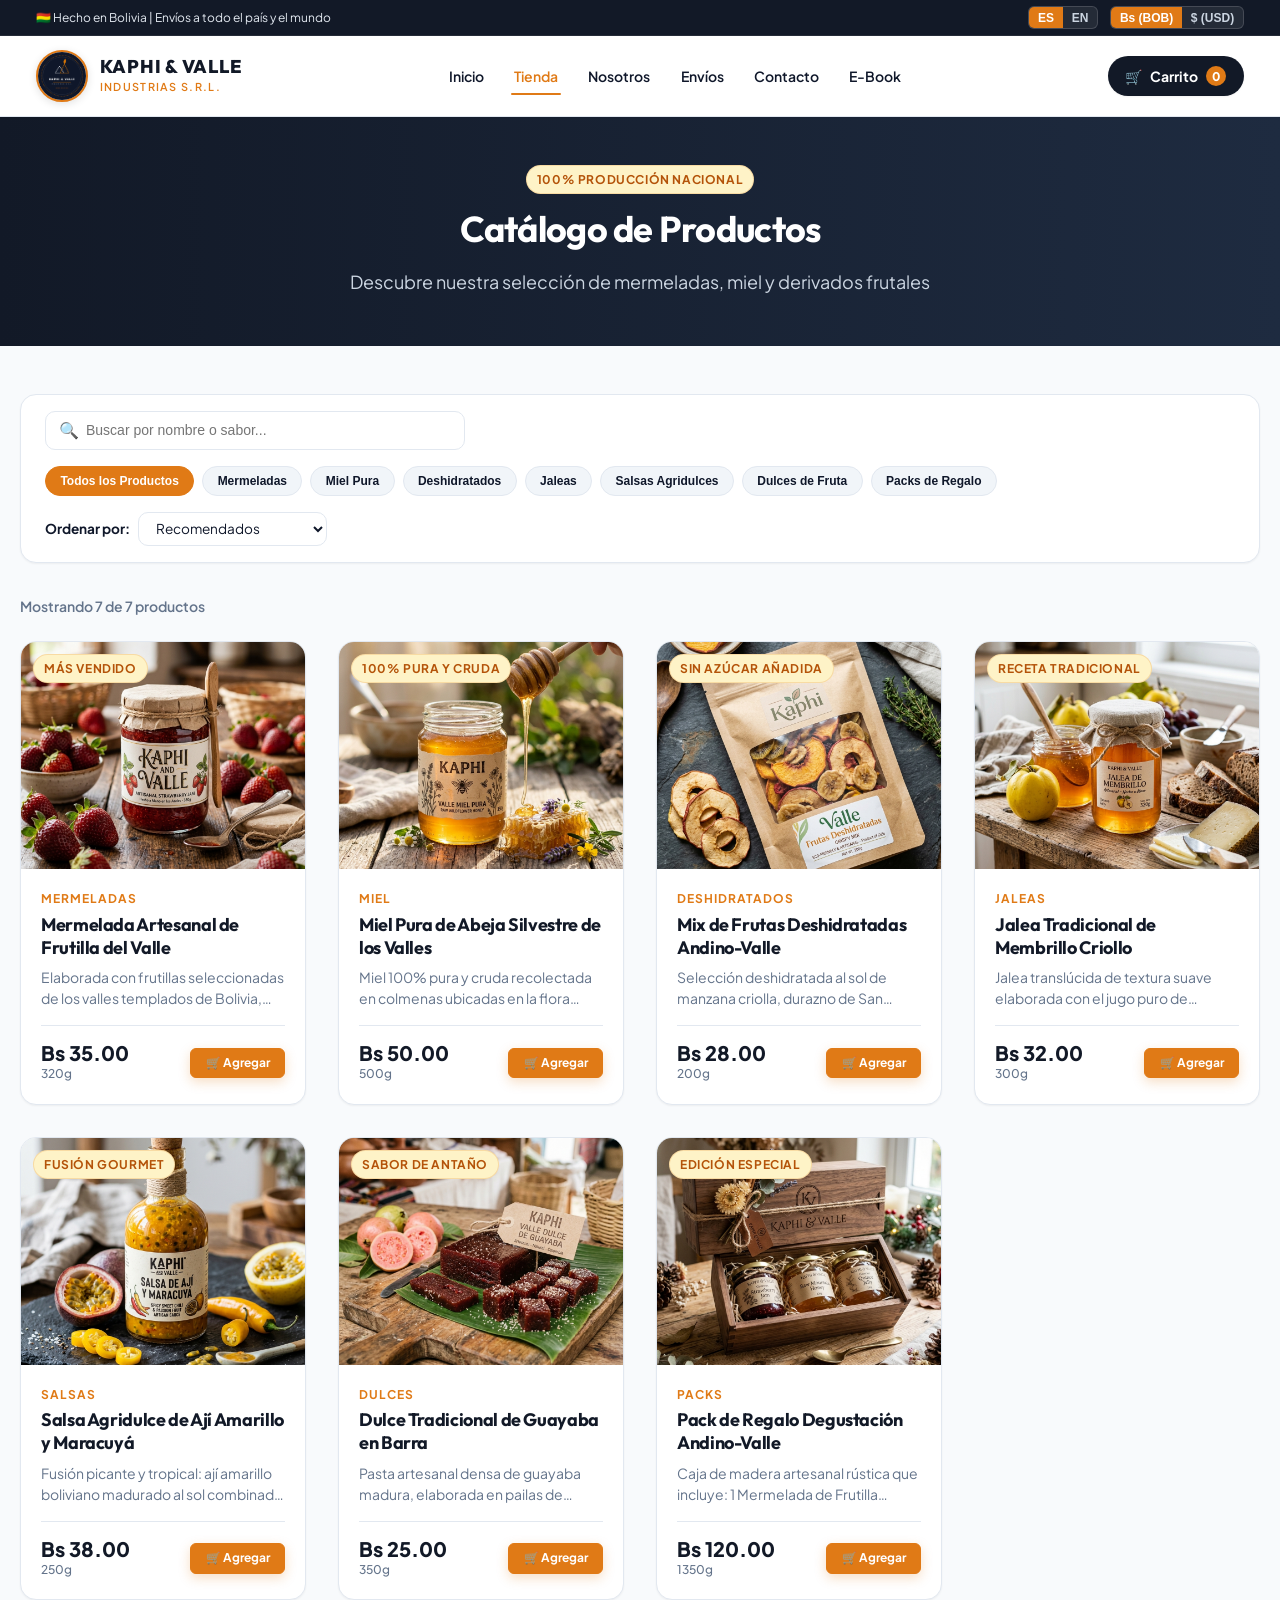
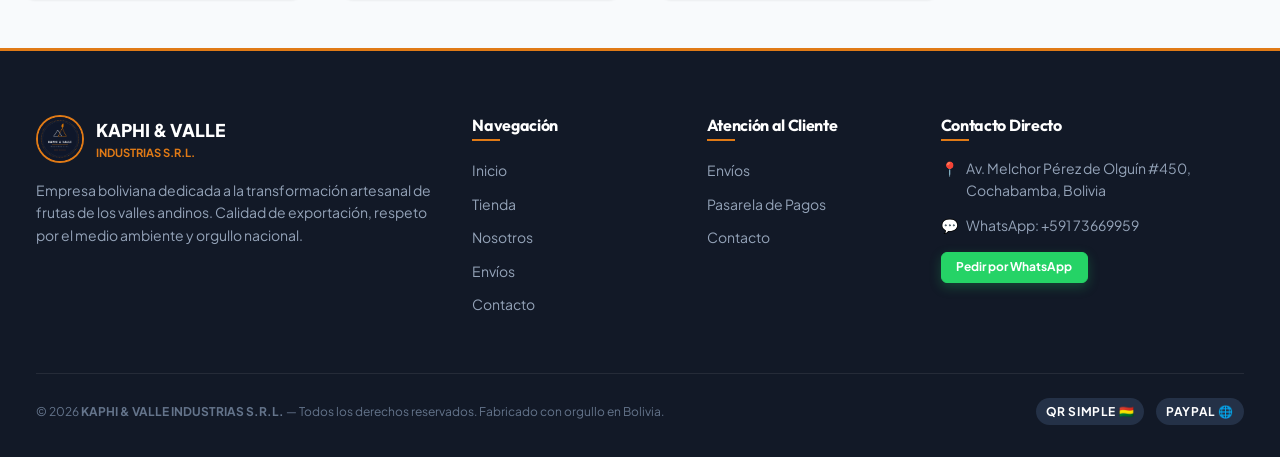
<file: kaphi-valle/tienda.html>
﻿<!DOCTYPE html>
<html lang="es">
<head>
  <meta charset="UTF-8">
  <meta name="viewport" content="width=device-width, initial-scale=1.0">
  <title>Catálogo de Productos | KAPHI & VALLE S.R.L.</title>
  
  <meta name="description" content="Explora nuestro catálogo artesanal de mermeladas de fruta, miel pura de abeja, frutas deshidratadas y salsas agridulces hechas en Bolivia.">
  <link rel="icon" type="image/png" href="assets/img/logo.png">

  <!-- Google Fonts -->
  <link rel="preconnect" href="https://fonts.googleapis.com">
  <link rel="preconnect" href="https://fonts.gstatic.com" crossorigin>
  <link href="https://fonts.googleapis.com/css2?family=Outfit:wght@400;600;700;800;900&family=Plus+Jakarta+Sans:wght@400;500;600;700&display=swap" rel="stylesheet">

  <!-- Estilos -->
  <link rel="stylesheet" href="css/variables.css">
  <link rel="stylesheet" href="css/base.css">
  <link rel="stylesheet" href="css/components.css">
  <link rel="stylesheet" href="css/pages.css">
</head>
<body>
  <a href="#main-content" class="skip-to-content">Saltar al contenido</a>

  <!-- TOP BAR -->
  <div class="top-bar">
    <div class="container">
      <div class="top-bar-notice">
        <span data-i18n="topbar.notice">🇧🇴 Hecho en Bolivia | Envíos a todo el país y el mundo</span>
      </div>
      <div class="top-bar-controls">
        <div class="switcher-group" aria-label="Selector de Idioma">
          <button type="button" class="switcher-btn active" data-set-lang="es">ES</button>
          <button type="button" class="switcher-btn" data-set-lang="en">EN</button>
        </div>
        <div class="switcher-group" aria-label="Selector de Moneda">
          <button type="button" class="switcher-btn active" data-set-curr="BOB">Bs (BOB)</button>
          <button type="button" class="switcher-btn" data-set-curr="USD">$ (USD)</button>
        </div>
      </div>
    </div>
  </div>

  <!-- HEADER -->
  <header class="site-header">
    <div class="container header-container">
      <a href="index.html" class="brand-logo-link">
        <img src="assets/img/logo.png" alt="Logotipo KAPHI & VALLE" class="brand-logo-img">
        <div class="brand-logo-text">
          <span class="brand-title">KAPHI & VALLE</span>
          <span class="brand-subtitle">INDUSTRIAS S.R.L.</span>
        </div>
      </a>

      <nav class="main-nav" id="main-navigation">
        <a href="index.html" class="nav-link" data-i18n="nav.home">Inicio</a>
        <a href="tienda.html" class="nav-link active" data-i18n="nav.shop">Tienda</a>
        <a href="nosotros.html" class="nav-link" data-i18n="nav.about">Nosotros</a>
        <a href="envios.html" class="nav-link" data-i18n="nav.shipping">Envíos</a>
        <a href="contacto.html" class="nav-link" data-i18n="nav.contact">Contacto</a>
        <a href="ebook.html" class="nav-link" data-i18n="nav.ebook">E-Book</a>
      </nav>

      <div class="header-actions">
        <a href="carrito.html" class="cart-button-link">
          <span>🛒</span>
          <span data-i18n="nav.cart">Carrito</span>
          <span class="cart-counter-badge">0</span>
        </a>
        <button type="button" class="mobile-nav-toggle" aria-expanded="false">☰</button>
      </div>
    </div>
  </header>

  <main id="main-content">
    <!-- ENCABEZADO DE CATÁLOGO -->
    <section class="catalog-header">
      <div class="container">
        <span class="badge badge-bolivia" style="margin-bottom: 0.75rem;">100% Producción Nacional</span>
        <h1 data-i18n="shop.title">Catálogo de Productos</h1>
        <p class="lead" style="color: #cbd5e1; max-width: 600px; margin: 0 auto;" data-i18n="shop.subtitle">
          Descubre nuestra selección de mermeladas, miel y derivados frutales
        </p>
      </div>
    </section>

    <!-- ÁREA DE PRODUCTOS Y HERRAMIENTAS -->
    <section class="container catalog-layout">
      <!-- BARRA DE BÚSQUEDA Y FILTROS -->
      <div class="catalog-toolbar">
        <!-- Buscador -->
        <div class="search-box">
          <span class="search-icon">🔍</span>
          <input type="search" id="product-search" placeholder="Buscar por nombre o sabor..." data-i18n-placeholder="shop.search_placeholder" aria-label="Buscar producto">
        </div>

        <!-- Filtros de Categorías -->
        <div class="filter-categories" id="category-filters" role="group" aria-label="Filtrar por categoría">
          <button type="button" class="category-pill active" data-category="all" data-i18n="shop.category_all">Todos los Productos</button>
          <button type="button" class="category-pill" data-category="mermeladas">Mermeladas</button>
          <button type="button" class="category-pill" data-category="miel">Miel Pura</button>
          <button type="button" class="category-pill" data-category="deshidratados">Deshidratados</button>
          <button type="button" class="category-pill" data-category="jaleas">Jaleas</button>
          <button type="button" class="category-pill" data-category="salsas">Salsas Agridulces</button>
          <button type="button" class="category-pill" data-category="dulces">Dulces de Fruta</button>
          <button type="button" class="category-pill" data-category="packs">Packs de Regalo</button>
        </div>

        <!-- Ordenamiento -->
        <div style="display: flex; align-items: center; gap: 0.5rem;">
          <label for="sort-select" style="font-size: 0.85rem; font-weight: 700;" data-i18n="shop.sort_label">Ordenar:</label>
          <select id="sort-select" class="form-control" style="width: auto; padding: 0.4rem 0.8rem; font-size: 0.85rem;">
            <option value="default" data-i18n="shop.sort_default">Recomendados</option>
            <option value="price_asc" data-i18n="shop.sort_price_asc">Precio: Menor a Mayor</option>
            <option value="price_desc" data-i18n="shop.sort_price_desc">Precio: Mayor a Menor</option>
            <option value="name_asc" data-i18n="shop.sort_name_asc">Nombre: A - Z</option>
          </select>
        </div>
      </div>

      <!-- Conteo de resultados -->
      <div style="margin-bottom: 1.5rem; display: flex; justify-content: space-between; align-items: center;">
        <span id="results-count" style="font-size: 0.875rem; color: #64748b; font-weight: 600;">Cargando catálogo...</span>
      </div>

      <!-- GRID DE PRODUCTOS -->
      <div class="products-grid" id="catalog-products-grid">
        <!-- Render dinámico -->
      </div>

      <!-- MENSAJE SIN RESULTADOS -->
      <div id="no-products-msg" style="display: none; text-align: center; padding: 4rem 1rem; background: #ffffff; border-radius: var(--radius-lg); border: 1px dashed var(--color-border);">
        <span style="font-size: 3rem; display: block; margin-bottom: 1rem;">🔍</span>
        <h3 style="margin-bottom: 0.5rem;" data-i18n="shop.no_results">No se encontraron productos que coincidan con tu búsqueda.</h3>
        <p class="text-muted">Prueba buscando otro sabor o seleccionando la categoría "Todos los Productos".</p>
        <button type="button" class="btn btn-outline" id="btn-reset-filters" style="margin-top: 1rem;">Restablecer Filtros</button>
      </div>
    </section>
  </main>

  <!-- FOOTER -->
  <footer class="site-footer">
    <div class="container">
      <div class="footer-grid">
        <div>
          <div style="display: flex; align-items: center; gap: 0.75rem; margin-bottom: 1rem;">
            <img src="assets/img/logo.png" alt="Logo" style="height: 48px; border-radius: 50%; border: 2px solid var(--color-brand-amber);">
            <div>
              <div style="color: #ffffff; font-weight: 800; font-size: 1.1rem;">KAPHI & VALLE</div>
              <div style="color: var(--color-brand-amber); font-size: 0.7rem; font-weight: 700;">INDUSTRIAS S.R.L.</div>
            </div>
          </div>
          <p class="footer-brand-desc" data-i18n="footer.about_desc">
            Empresa boliviana dedicada a la transformación artesanal de frutas de los valles andinos. Calidad de exportación, respeto por el medio ambiente y orgullo nacional.
          </p>
        </div>

        <div>
          <h4 class="footer-heading" data-i18n="footer.links_title">Navegación</h4>
          <ul class="footer-links">
            <li><a href="index.html" data-i18n="nav.home">Inicio</a></li>
            <li><a href="tienda.html" data-i18n="nav.shop">Tienda Virtual</a></li>
            <li><a href="nosotros.html" data-i18n="nav.about">Nosotros</a></li>
            <li><a href="envios.html" data-i18n="nav.shipping">Envíos</a></li>
            <li><a href="contacto.html" data-i18n="nav.contact">Contacto</a></li>
          </ul>
        </div>

        <div>
          <h4 class="footer-heading" data-i18n="footer.customer_title">Atención</h4>
          <ul class="footer-links">
            <li><a href="envios.html" data-i18n="nav.shipping">Políticas de Envío</a></li>
            <li><a href="checkout.html">Pasarela de Pagos</a></li>
            <li><a href="contacto.html" data-i18n="nav.contact">Contacto Directo</a></li>
          </ul>
        </div>

        <div>
          <h4 class="footer-heading" data-i18n="footer.contact_title">Contacto</h4>
          <div class="footer-contact-item">
            <span>📍</span>
            <div>Av. Melchor Pérez de Olguín #450, Cochabamba, Bolivia</div>
          </div>
          <div class="footer-contact-item">
            <span>💬</span>
            <div>WhatsApp: +591 73669959</div>
          </div>
          <div style="margin-top: 1rem;">
            <a href="https://wa.me/59173669959?text=Hola%20Kaphi%20y%20Valle,%20deseo%20hacer%20un%20pedido" target="_blank" rel="noopener" class="btn btn-whatsapp btn-sm">
              Pedir por WhatsApp
            </a>
          </div>
        </div>
      </div>

      <div class="footer-bottom">
        <div>
          &copy; <span id="current-year">2026</span> <strong>KAPHI & VALLE INDUSTRIAS S.R.L.</strong> — <span data-i18n="footer.rights">Todos los derechos reservados. Fabricado con orgullo en Bolivia.</span>
        </div>
        <div class="footer-badges">
          <span class="badge badge-navy">QR Simple 🇧🇴</span>
          <span class="badge badge-navy">PayPal 🌐</span>
        </div>
      </div>
    </div>
  </footer>

  <!-- Scripts -->
  <script type="module" src="js/main.js"></script>
  <script type="module">
    import { getProducts, filterAndSortProducts, createProductCardHtml, bindAddToCartButtons } from './js/products.js';
    import { onCurrencyChange } from './js/currency.js';
    import { onLanguageChange, applyTranslations, getCurrentLanguage } from './js/i18n.js';

    let allProducts = [];
    let activeCategory = 'all';
    let searchQuery = '';
    let sortBy = 'default';

    async function initCatalog() {
      allProducts = await getProducts();
      renderCatalog();

      // Listeners de búsqueda
      const searchInput = document.getElementById('product-search');
      searchInput.addEventListener('input', (e) => {
        searchQuery = e.target.value;
        renderCatalog();
      });

      // Listeners de categoría
      const categoryPills = document.querySelectorAll('.category-pill');
      categoryPills.forEach(pill => {
        pill.addEventListener('click', () => {
          categoryPills.forEach(p => p.classList.remove('active'));
          pill.classList.add('active');
          activeCategory = pill.getAttribute('data-category');
          renderCatalog();
        });
      });

      // Listener de ordenamiento
      const sortSelect = document.getElementById('sort-select');
      sortSelect.addEventListener('change', (e) => {
        sortBy = e.target.value;
        renderCatalog();
      });

      // Botón reset
      document.getElementById('btn-reset-filters').addEventListener('click', () => {
        searchQuery = '';
        searchInput.value = '';
        activeCategory = 'all';
        sortBy = 'default';
        sortSelect.value = 'default';
        categoryPills.forEach(p => p.classList.remove('active'));
        categoryPills[0].classList.add('active');
        renderCatalog();
      });
    }

    function renderCatalog() {
      const container = document.getElementById('catalog-products-grid');
      const countEl = document.getElementById('results-count');
      const noResultsEl = document.getElementById('no-products-msg');

      const filtered = filterAndSortProducts(allProducts, {
        category: activeCategory,
        searchQuery,
        sortBy
      });

      const lang = getCurrentLanguage();
      countEl.textContent = lang === 'en' 
        ? `Showing ${filtered.length} of ${allProducts.length} products`
        : `Mostrando ${filtered.length} de ${allProducts.length} productos`;

      if (filtered.length === 0) {
        container.innerHTML = '';
        noResultsEl.style.display = 'block';
      } else {
        noResultsEl.style.display = 'none';
        container.innerHTML = filtered.map(p => createProductCardHtml(p)).join('');
        bindAddToCartButtons(container);
      }

      applyTranslations();
    }

    document.addEventListener('DOMContentLoaded', () => {
      initCatalog();
      onCurrencyChange(() => renderCatalog());
      onLanguageChange(() => renderCatalog());
    });
  </script>
</body>
</html>
</file>
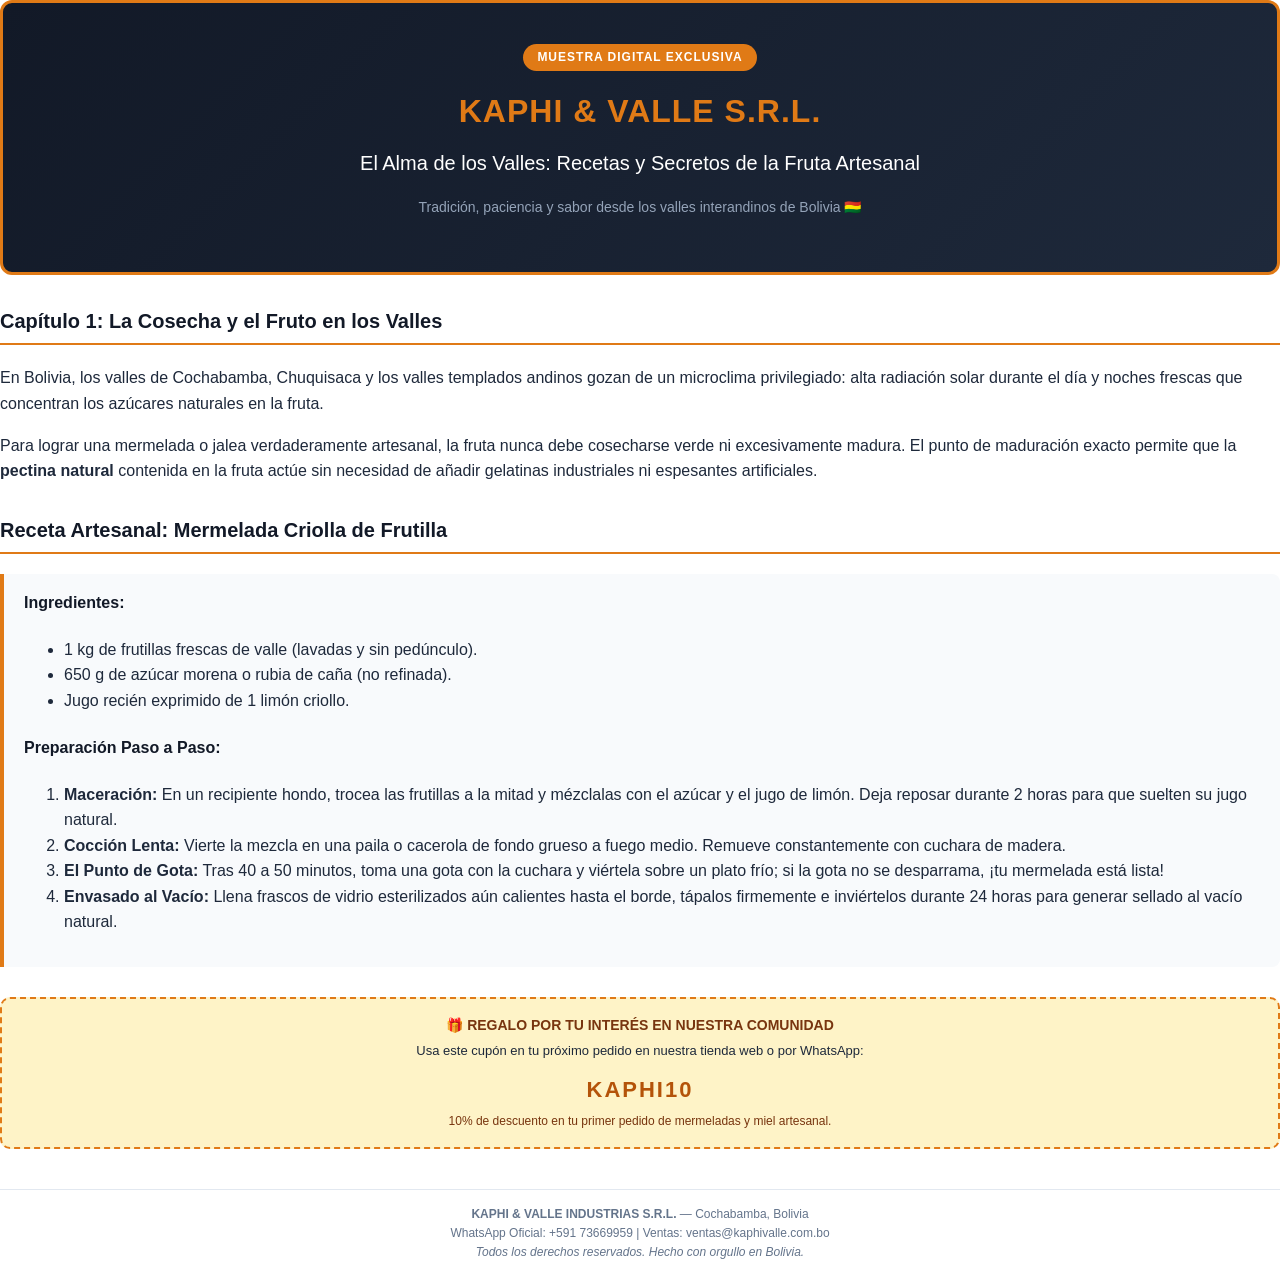
<file: kaphi-valle/assets/docs/ebook-content.html>
<!DOCTYPE html>
<html lang="es">
<head>
  <meta charset="UTF-8">
  <title>El Alma de los Valles - E-Book Kaphi & Valle</title>
  <style>
    @page {
      size: A4;
      margin: 20mm;
    }
    body {
      font-family: 'Segoe UI', Tahoma, Geneva, Verdana, sans-serif;
      color: #1e293b;
      line-height: 1.6;
      margin: 0;
      padding: 0;
    }
    .cover {
      text-align: center;
      padding: 40px 20px;
      background: linear-gradient(135deg, #121927 0%, #1e293b 100%);
      color: #ffffff;
      border-radius: 12px;
      margin-bottom: 30px;
      border: 3px solid #e07a16;
    }
    .cover h1 {
      color: #e07a16;
      font-size: 32px;
      margin-top: 15px;
      margin-bottom: 10px;
      letter-spacing: 1px;
    }
    .cover h2 {
      color: #ffffff;
      font-size: 20px;
      font-weight: normal;
      margin-top: 0;
    }
    .badge {
      display: inline-block;
      background: #e07a16;
      color: #fff;
      padding: 4px 14px;
      border-radius: 20px;
      font-weight: bold;
      font-size: 12px;
      letter-spacing: 1px;
    }
    .section-title {
      color: #121927;
      border-bottom: 2px solid #e07a16;
      padding-bottom: 6px;
      margin-top: 30px;
      font-size: 20px;
    }
    .recipe-box {
      background: #f8fafc;
      border-left: 4px solid #e07a16;
      padding: 16px 20px;
      border-radius: 0 8px 8px 0;
      margin: 20px 0;
    }
    .coupon-box {
      text-align: center;
      background: #fef3c7;
      border: 2px dashed #e07a16;
      border-radius: 10px;
      padding: 15px;
      margin-top: 30px;
    }
    .coupon-code {
      font-size: 22px;
      font-weight: bold;
      color: #b45309;
      letter-spacing: 2px;
    }
    .footer {
      margin-top: 40px;
      text-align: center;
      font-size: 12px;
      color: #64748b;
      border-top: 1px solid #e2e8f0;
      padding-top: 15px;
    }
  </style>
</head>
<body>

  <!-- PORTADA -->
  <div class="cover">
    <span class="badge">MUESTRA DIGITAL EXCLUSIVA</span>
    <h1>KAPHI &amp; VALLE S.R.L.</h1>
    <h2>El Alma de los Valles: Recetas y Secretos de la Fruta Artesanal</h2>
    <p style="color: #94a3b8; font-size: 14px; margin-top: 15px;">
      Tradición, paciencia y sabor desde los valles interandinos de Bolivia 🇧🇴
    </p>
  </div>

  <!-- INTRODUCCIÓN -->
  <h3 class="section-title">Capítulo 1: La Cosecha y el Fruto en los Valles</h3>
  <p>
    En Bolivia, los valles de Cochabamba, Chuquisaca y los valles templados andinos gozan de un microclima privilegiado: alta radiación solar durante el día y noches frescas que concentran los azúcares naturales en la fruta.
  </p>
  <p>
    Para lograr una mermelada o jalea verdaderamente artesanal, la fruta nunca debe cosecharse verde ni excesivamente madura. El punto de maduración exacto permite que la <strong>pectina natural</strong> contenida en la fruta actúe sin necesidad de añadir gelatinas industriales ni espesantes artificiales.
  </p>

  <!-- RECETA EXCLUSIVA -->
  <h3 class="section-title">Receta Artesanal: Mermelada Criolla de Frutilla</h3>
  <div class="recipe-box">
    <h4 style="margin-top: 0; color: #121927;">Ingredientes:</h4>
    <ul>
      <li>1 kg de frutillas frescas de valle (lavadas y sin pedúnculo).</li>
      <li>650 g de azúcar morena o rubia de caña (no refinada).</li>
      <li>Jugo recién exprimido de 1 limón criollo.</li>
    </ul>

    <h4 style="color: #121927;">Preparación Paso a Paso:</h4>
    <ol>
      <li><strong>Maceración:</strong> En un recipiente hondo, trocea las frutillas a la mitad y mézclalas con el azúcar y el jugo de limón. Deja reposar durante 2 horas para que suelten su jugo natural.</li>
      <li><strong>Cocción Lenta:</strong> Vierte la mezcla en una paila o cacerola de fondo grueso a fuego medio. Remueve constantemente con cuchara de madera.</li>
      <li><strong>El Punto de Gota:</strong> Tras 40 a 50 minutos, toma una gota con la cuchara y viértela sobre un plato frío; si la gota no se desparrama, ¡tu mermelada está lista!</li>
      <li><strong>Envasado al Vacío:</strong> Llena frascos de vidrio esterilizados aún calientes hasta el borde, tápalos firmemente e inviértelos durante 24 horas para generar sellado al vacío natural.</li>
    </ol>
  </div>

  <!-- CUPÓN DE REGALO -->
  <div class="coupon-box">
    <div style="font-size: 14px; color: #78350f; font-weight: bold;">🎁 REGALO POR TU INTERÉS EN NUESTRA COMUNIDAD</div>
    <p style="margin: 5px 0 10px 0; font-size: 13px;">Usa este cupón en tu próximo pedido en nuestra tienda web o por WhatsApp:</p>
    <div class="coupon-code">KAPHI10</div>
    <div style="font-size: 12px; color: #78350f; margin-top: 5px;">10% de descuento en tu primer pedido de mermeladas y miel artesanal.</div>
  </div>

  <!-- PIE -->
  <div class="footer">
    <strong>KAPHI &amp; VALLE INDUSTRIAS S.R.L.</strong> — Cochabamba, Bolivia<br>
    WhatsApp Oficial: +591 73669959 | Ventas: ventas@kaphivalle.com.bo<br>
    <em>Todos los derechos reservados. Hecho con orgullo en Bolivia.</em>
  </div>

</body>
</html>
</file>
<file: kaphi-valle/css/variables.css>
/* ==========================================================================
   KAPHI & VALLE INDUSTRIAS S.R.L. - VARIABLES GLOBALES DE DISEÑO
   Identidad extraída del isotipo y logotipo oficial (Hecho en Bolivia)
   ========================================================================== */

:root {
  /* Paleta de Colores Corporativa */
  --color-brand-navy-dark: #121927;      /* Azul noche andino profundo (Fondo de logo) */
  --color-brand-navy: #182234;           /* Azul noche intermedio */
  --color-brand-navy-light: #243147;     /* Azul noche suave / superficies */
  
  --color-brand-amber: #e07a16;          /* Ocre / Ámbar tostado artesanal (Pico naranja) */
  --color-brand-amber-hover: #c9670d;    /* Ámbar en hover */
  --color-brand-amber-light: #fef3c7;    /* Ámbar tenue para fondos / badges */
  --color-brand-gold: #f59e0b;           /* Dorado / Punteado del logo */

  --color-brand-slate: #8ea1b6;          /* Gris azulado texto secundario logo */
  --color-brand-white: #ffffff;          /* Blanco puro tipografía logo */

  /* Neutrales y Superficies */
  --color-bg-main: #f8fafc;              /* Fondo general de la tienda */
  --color-bg-surface: #ffffff;           /* Fondo de tarjetas y paneles */
  --color-bg-alt: #f1f5f9;               /* Fondos alternos / contrastes suaves */
  
  --color-text-main: #0f172a;            /* Texto de alta legibilidad */
  --color-text-muted: #64748b;           /* Texto secundario / subtítulos */
  --color-text-inverse: #ffffff;         /* Texto sobre fondos oscuros */
  --color-text-brand-amber: #b45309;     /* Texto de acento accesible */

  --color-border: #e2e8f0;              /* Bordes de tarjetas e inputs */
  --color-border-focus: #e07a16;        /* Foco accesible */

  /* Estados de Interacción y Alertas */
  --color-success: #15803d;             /* Verde bosque */
  --color-success-bg: #dcfce7;
  --color-warning: #b45309;             /* Ámbar de advertencia */
  --color-warning-bg: #fef3c7;
  --color-danger: #b91c1c;              /* Rojo artesanal / frambuesa */
  --color-danger-bg: #fee2e2;
  --color-info: #0284c7;
  --color-info-bg: #e0f2fe;

  /* Tipografías */
  --font-heading: 'Outfit', -apple-system, BlinkMacSystemFont, "Segoe UI", Roboto, sans-serif;
  --font-body: 'Plus Jakarta Sans', -apple-system, BlinkMacSystemFont, "Segoe UI", Roboto, sans-serif;

  /* Tamaños de Fuente y Escalas */
  --font-size-xs: 0.75rem;    /* 12px */
  --font-size-sm: 0.875rem;   /* 14px */
  --font-size-md: 1rem;       /* 16px */
  --font-size-lg: 1.125rem;   /* 18px */
  --font-size-xl: 1.25rem;    /* 20px */
  --font-size-2xl: 1.5rem;    /* 24px */
  --font-size-3xl: 1.875rem;  /* 30px */
  --font-size-4xl: 2.25rem;   /* 36px */
  --font-size-5xl: 3rem;      /* 48px */

  /* Espaciados */
  --spacing-1: 0.25rem;
  --spacing-2: 0.5rem;
  --spacing-3: 0.75rem;
  --spacing-4: 1rem;
  --spacing-5: 1.25rem;
  --spacing-6: 1.5rem;
  --spacing-8: 2rem;
  --spacing-10: 2.5rem;
  --spacing-12: 3rem;
  --spacing-16: 4rem;

  /* Radios de Borde */
  --radius-sm: 6px;
  --radius-md: 10px;
  --radius-lg: 16px;
  --radius-xl: 24px;
  --radius-full: 9999px;

  /* Sombras y Elevaciones */
  --shadow-sm: 0 1px 2px 0 rgba(0, 0, 0, 0.05);
  --shadow-md: 0 4px 6px -1px rgba(0, 0, 0, 0.08), 0 2px 4px -2px rgba(0, 0, 0, 0.06);
  --shadow-lg: 0 10px 15px -3px rgba(0, 0, 0, 0.08), 0 4px 6px -4px rgba(0, 0, 0, 0.04);
  --shadow-xl: 0 20px 25px -5px rgba(0, 0, 0, 0.1), 0 8px 10px -6px rgba(0, 0, 0, 0.05);
  --shadow-brand: 0 10px 20px -3px rgba(224, 122, 22, 0.25);

  /* Transiciones */
  --transition-fast: 150ms ease;
  --transition-normal: 250ms ease;
  --transition-slow: 400ms cubic-bezier(0.16, 1, 0.3, 1);

  /* Contenedores */
  --container-max-width: 1240px;
  --header-height: 80px;
}
</file>
<file: kaphi-valle/css/base.css>
/* ==========================================================================
   KAPHI & VALLE INDUSTRIAS S.R.L. - ESTILOS BASE Y RESET
   ========================================================================== */

*, *::before, *::after {
  box-sizing: border-box;
  margin: 0;
  padding: 0;
}

html {
  font-size: 16px;
  scroll-behavior: smooth;
  -webkit-font-smoothing: antialiased;
  -moz-osx-font-smoothing: grayscale;
}

body {
  font-family: var(--font-body);
  background-color: var(--color-bg-main);
  color: var(--color-text-main);
  line-height: 1.6;
  min-height: 100vh;
  display: flex;
  flex-direction: column;
}

/* Enlaces y Accesibilidad */
a {
  color: inherit;
  text-decoration: none;
  transition: color var(--transition-fast);
}

a:hover {
  color: var(--color-brand-amber);
}

:focus-visible {
  outline: 3px solid var(--color-border-focus);
  outline-offset: 3px;
  border-radius: var(--radius-sm);
}

.skip-to-content {
  position: absolute;
  top: -100px;
  left: 1rem;
  background: var(--color-brand-amber);
  color: #fff;
  padding: 0.75rem 1.25rem;
  z-index: 9999;
  font-weight: 700;
  border-radius: var(--radius-md);
  transition: top var(--transition-fast);
}

.skip-to-content:focus {
  top: 1rem;
}

/* Imágenes */
img, picture, svg {
  max-width: 100%;
  height: auto;
  display: block;
}

/* Tipografías */
h1, h2, h3, h4, h5, h6 {
  font-family: var(--font-heading);
  color: var(--color-brand-navy-dark);
  line-height: 1.25;
  font-weight: 700;
  letter-spacing: -0.02em;
}

h1 { font-size: var(--font-size-4xl); margin-bottom: var(--spacing-4); }
h2 { font-size: var(--font-size-3xl); margin-bottom: var(--spacing-3); }
h3 { font-size: var(--font-size-2xl); margin-bottom: var(--spacing-2); }
h4 { font-size: var(--font-size-xl); }

p {
  margin-bottom: var(--spacing-4);
  color: var(--color-text-main);
}

p.lead {
  font-size: var(--font-size-lg);
  color: var(--color-text-muted);
  line-height: 1.7;
}

/* Listas */
ul, ol {
  list-style: none;
}

/* Layout y Contenedores */
.container {
  width: 100%;
  max-width: var(--container-max-width);
  margin-left: auto;
  margin-right: auto;
  padding-left: var(--spacing-4);
  padding-right: var(--spacing-4);
}

main {
  flex: 1;
}

/* Utilidades generales */
.text-center { text-align: center; }
.text-right { text-align: right; }
.text-muted { color: var(--color-text-muted); }
.text-amber { color: var(--color-brand-amber); }
.font-bold { font-weight: 700; }
.visually-hidden {
  position: absolute !important;
  width: 1px !important;
  height: 1px !important;
  padding: 0 !important;
  margin: -1px !important;
  overflow: hidden !important;
  clip: rect(0, 0, 0, 0) !important;
  white-space: nowrap !important;
  border: 0 !important;
}

/* Badges */
.badge {
  display: inline-flex;
  align-items: center;
  gap: var(--spacing-1);
  padding: 0.25rem 0.625rem;
  border-radius: var(--radius-full);
  font-size: var(--font-size-xs);
  font-weight: 700;
  letter-spacing: 0.05em;
  text-transform: uppercase;
}

.badge-bolivia {
  background-color: var(--color-brand-amber-light);
  color: var(--color-text-brand-amber);
  border: 1px solid rgba(224, 122, 22, 0.2);
}

.badge-success {
  background-color: var(--color-success-bg);
  color: var(--color-success);
}

.badge-navy {
  background-color: var(--color-brand-navy-light);
  color: #ffffff;
}

/* Scrollbar estilizada */
::-webkit-scrollbar {
  width: 10px;
  height: 10px;
}
::-webkit-scrollbar-track {
  background: var(--color-bg-alt);
}
::-webkit-scrollbar-thumb {
  background: #cbd5e1;
  border-radius: var(--radius-full);
}
::-webkit-scrollbar-thumb:hover {
  background: var(--color-brand-amber);
}
</file>
<file: kaphi-valle/css/components.css>
/* ==========================================================================
   KAPHI & VALLE INDUSTRIAS S.R.L. - COMPONENTES UI REUTILIZABLES
   ========================================================================== */

/* --------------------------------------------------------------------------
   1. NAVBAR Y ENCABEZADO
   -------------------------------------------------------------------------- */
.top-bar {
  background-color: var(--color-brand-navy-dark);
  color: var(--color-brand-slate);
  font-size: var(--font-size-xs);
  padding: 0.4rem 0;
  border-bottom: 1px solid rgba(255, 255, 255, 0.08);
}

.top-bar .container {
  display: flex;
  justify-content: space-between;
  align-items: center;
  flex-wrap: wrap;
  gap: var(--spacing-2);
}

.top-bar-notice {
  display: flex;
  align-items: center;
  gap: var(--spacing-2);
  color: #e2e8f0;
}

.top-bar-controls {
  display: flex;
  align-items: center;
  gap: var(--spacing-3);
}

/* Selectores de Idioma y Moneda */
.switcher-group {
  display: flex;
  align-items: center;
  background: rgba(255, 255, 255, 0.08);
  border: 1px solid rgba(255, 255, 255, 0.15);
  border-radius: var(--radius-sm);
  overflow: hidden;
}

.switcher-btn {
  background: transparent;
  border: none;
  color: #cbd5e1;
  font-size: var(--font-size-xs);
  font-weight: 700;
  padding: 0.2rem 0.55rem;
  cursor: pointer;
  transition: all var(--transition-fast);
}

.switcher-btn:hover {
  color: #ffffff;
  background: rgba(255, 255, 255, 0.12);
}

.switcher-btn.active {
  background: var(--color-brand-amber);
  color: #ffffff;
}

.site-header {
  position: sticky;
  top: 0;
  z-index: 1000;
  background: rgba(255, 255, 255, 0.98);
  backdrop-filter: blur(12px);
  border-bottom: 1px solid var(--color-border);
  box-shadow: var(--shadow-sm);
  transition: box-shadow var(--transition-fast);
}

.header-container {
  display: flex;
  align-items: center;
  justify-content: space-between;
  height: var(--header-height);
}

/* Logo */
.brand-logo-link {
  display: flex;
  align-items: center;
  gap: var(--spacing-3);
  text-decoration: none;
}

.brand-logo-img {
  height: 52px;
  width: auto;
  border-radius: var(--radius-full);
  box-shadow: 0 2px 8px rgba(0, 0, 0, 0.12);
  border: 2px solid var(--color-brand-amber);
  background-color: var(--color-brand-navy-dark);
}

.brand-logo-text {
  display: flex;
  flex-direction: column;
}

.brand-title {
  font-family: var(--font-heading);
  font-size: 1.15rem;
  font-weight: 800;
  color: var(--color-brand-navy-dark);
  letter-spacing: 0.04em;
  line-height: 1.1;
}

.brand-subtitle {
  font-size: 0.68rem;
  font-weight: 600;
  color: var(--color-brand-amber);
  text-transform: uppercase;
  letter-spacing: 0.12em;
}

/* Navegación principal */
.main-nav {
  display: flex;
  align-items: center;
  gap: var(--spacing-6);
}

.nav-link {
  font-size: var(--font-size-sm);
  font-weight: 600;
  color: var(--color-text-main);
  padding: 0.5rem 0.2rem;
  position: relative;
  transition: color var(--transition-fast);
}

.nav-link:hover,
.nav-link.active {
  color: var(--color-brand-amber);
}

.nav-link.active::after {
  content: '';
  position: absolute;
  bottom: 0;
  left: 0;
  right: 0;
  height: 2px;
  background-color: var(--color-brand-amber);
  border-radius: var(--radius-full);
}

/* Acciones en header */
.header-actions {
  display: flex;
  align-items: center;
  gap: var(--spacing-4);
}

.cart-button-link {
  position: relative;
  display: inline-flex;
  align-items: center;
  gap: var(--spacing-2);
  background: var(--color-brand-navy-dark);
  color: #ffffff;
  padding: 0.55rem 1.1rem;
  border-radius: var(--radius-full);
  font-weight: 700;
  font-size: var(--font-size-sm);
  box-shadow: var(--shadow-sm);
  transition: all var(--transition-fast);
}

.cart-button-link:hover {
  background: var(--color-brand-amber);
  color: #ffffff;
  transform: translateY(-1px);
  box-shadow: var(--shadow-md);
}

.cart-counter-badge {
  background: var(--color-brand-amber);
  color: #ffffff;
  font-size: 0.75rem;
  font-weight: 800;
  min-width: 20px;
  height: 20px;
  border-radius: var(--radius-full);
  display: inline-flex;
  align-items: center;
  justify-content: center;
  padding: 0 4px;
}

.cart-button-link:hover .cart-counter-badge {
  background: var(--color-brand-navy-dark);
}

/* Botón menú móvil */
.mobile-nav-toggle {
  display: none;
  background: transparent;
  border: none;
  font-size: 1.5rem;
  color: var(--color-brand-navy-dark);
  cursor: pointer;
  padding: var(--spacing-2);
}

/* --------------------------------------------------------------------------
   2. BOTONES
   -------------------------------------------------------------------------- */
.btn {
  display: inline-flex;
  align-items: center;
  justify-content: center;
  gap: var(--spacing-2);
  font-family: var(--font-body);
  font-size: var(--font-size-sm);
  font-weight: 700;
  padding: 0.75rem 1.5rem;
  border-radius: var(--radius-md);
  border: 1px solid transparent;
  cursor: pointer;
  transition: all var(--transition-fast);
  text-align: center;
  line-height: 1.2;
}

.btn:disabled {
  opacity: 0.6;
  cursor: not-allowed;
  transform: none !important;
}

.btn-primary {
  background-color: var(--color-brand-amber);
  color: #ffffff;
  border-color: var(--color-brand-amber);
  box-shadow: 0 4px 12px rgba(224, 122, 22, 0.25);
}

.btn-primary:hover:not(:disabled) {
  background-color: var(--color-brand-amber-hover);
  border-color: var(--color-brand-amber-hover);
  transform: translateY(-2px);
  box-shadow: 0 6px 16px rgba(224, 122, 22, 0.35);
}

.btn-secondary {
  background-color: var(--color-brand-navy-dark);
  color: #ffffff;
  border-color: var(--color-brand-navy-dark);
}

.btn-secondary:hover:not(:disabled) {
  background-color: var(--color-brand-navy);
  transform: translateY(-2px);
  box-shadow: var(--shadow-md);
}

.btn-outline {
  background-color: transparent;
  color: var(--color-brand-navy-dark);
  border-color: var(--color-border);
}

.btn-outline:hover:not(:disabled) {
  background-color: var(--color-bg-alt);
  border-color: var(--color-brand-navy-dark);
  color: var(--color-brand-navy-dark);
}

.btn-outline-amber {
  background-color: transparent;
  color: var(--color-brand-amber);
  border-color: var(--color-brand-amber);
}

.btn-outline-amber:hover:not(:disabled) {
  background-color: var(--color-brand-amber);
  color: #ffffff;
}

.btn-whatsapp {
  background-color: #25D366;
  color: #ffffff;
  border-color: #25D366;
  box-shadow: 0 4px 12px rgba(37, 211, 102, 0.25);
}

.btn-whatsapp:hover:not(:disabled) {
  background-color: #1eb857;
  color: #ffffff;
  transform: translateY(-2px);
  box-shadow: 0 6px 16px rgba(37, 211, 102, 0.35);
}

.btn-paypal {
  background-color: #0070BA;
  color: #ffffff;
  border-color: #0070BA;
}

.btn-paypal:hover:not(:disabled) {
  background-color: #005ea6;
}

.btn-sm {
  padding: 0.45rem 0.9rem;
  font-size: var(--font-size-xs);
  border-radius: var(--radius-sm);
}

.btn-lg {
  padding: 1rem 2rem;
  font-size: var(--font-size-md);
  border-radius: var(--radius-lg);
}

.btn-full {
  width: 100%;
}

/* --------------------------------------------------------------------------
   3. TARJETA DE PRODUCTO
   -------------------------------------------------------------------------- */
.product-card {
  background: var(--color-bg-surface);
  border: 1px solid var(--color-border);
  border-radius: var(--radius-lg);
  overflow: hidden;
  display: flex;
  flex-direction: column;
  transition: all var(--transition-normal);
  position: relative;
  box-shadow: var(--shadow-sm);
}

.product-card:hover {
  transform: translateY(-6px);
  box-shadow: var(--shadow-xl);
  border-color: #cbd5e1;
}

.product-card-media {
  position: relative;
  background: #f1f5f9;
  padding-top: 80%; /* 4:3 aspecto o cuadrado flexible */
  overflow: hidden;
}

.product-card-img {
  position: absolute;
  top: 0;
  left: 0;
  width: 100%;
  height: 100%;
  object-fit: cover;
  transition: transform var(--transition-slow);
}

.product-card:hover .product-card-img {
  transform: scale(1.05);
}

.product-card-badge {
  position: absolute;
  top: var(--spacing-3);
  left: var(--spacing-3);
  z-index: 2;
}

.product-card-body {
  padding: var(--spacing-5);
  display: flex;
  flex-direction: column;
  flex: 1;
}

.product-card-category {
  font-size: var(--font-size-xs);
  font-weight: 700;
  color: var(--color-brand-amber);
  text-transform: uppercase;
  letter-spacing: 0.08em;
  margin-bottom: var(--spacing-1);
}

.product-card-title {
  font-size: var(--font-size-lg);
  font-weight: 700;
  color: var(--color-brand-navy-dark);
  margin-bottom: var(--spacing-2);
  line-height: 1.3;
}

.product-card-title a {
  color: inherit;
}

.product-card-title a:hover {
  color: var(--color-brand-amber);
}

.product-card-desc {
  font-size: var(--font-size-sm);
  color: var(--color-text-muted);
  margin-bottom: var(--spacing-4);
  line-height: 1.5;
  display: -webkit-box;
  -webkit-line-clamp: 2;
  -webkit-box-orient: vertical;
  overflow: hidden;
}

.product-card-meta {
  margin-top: auto;
  padding-top: var(--spacing-4);
  border-top: 1px solid var(--color-border);
  display: flex;
  align-items: center;
  justify-content: space-between;
}

.product-card-price-box {
  display: flex;
  flex-direction: column;
}

.product-card-price-main {
  font-size: var(--font-size-xl);
  font-weight: 800;
  color: var(--color-brand-navy-dark);
  line-height: 1.1;
}

.product-card-price-sub {
  font-size: var(--font-size-xs);
  color: var(--color-text-muted);
  font-weight: 500;
}

.product-card-actions {
  display: flex;
  gap: var(--spacing-2);
}

/* --------------------------------------------------------------------------
   4. FORMULARIOS E INPUTS
   -------------------------------------------------------------------------- */
.form-group {
  margin-bottom: var(--spacing-4);
}

.form-label {
  display: block;
  font-size: var(--font-size-sm);
  font-weight: 700;
  color: var(--color-brand-navy-dark);
  margin-bottom: var(--spacing-2);
}

.form-label .required {
  color: var(--color-danger);
  margin-left: 2px;
}

.form-control {
  width: 100%;
  padding: 0.75rem 1rem;
  font-size: var(--font-size-sm);
  font-family: var(--font-body);
  color: var(--color-text-main);
  background-color: #ffffff;
  border: 1px solid var(--color-border);
  border-radius: var(--radius-md);
  transition: all var(--transition-fast);
}

.form-control:focus {
  outline: none;
  border-color: var(--color-border-focus);
  box-shadow: 0 0 0 3px rgba(224, 122, 22, 0.15);
}

.form-control::placeholder {
  color: #94a3b8;
}

.form-row {
  display: grid;
  grid-template-columns: repeat(auto-fit, minmax(220px, 1fr));
  gap: var(--spacing-4);
}

.form-help {
  font-size: var(--font-size-xs);
  color: var(--color-text-muted);
  margin-top: var(--spacing-1);
}

.form-error {
  font-size: var(--font-size-xs);
  color: var(--color-danger);
  margin-top: var(--spacing-1);
  display: none;
}

.form-group.has-error .form-control {
  border-color: var(--color-danger);
  background-color: #fffaf0;
}

.form-group.has-error .form-error {
  display: block;
}

/* --------------------------------------------------------------------------
   5. ALERTAS Y TOASTS
   -------------------------------------------------------------------------- */
.alert {
  padding: 1rem 1.25rem;
  border-radius: var(--radius-md);
  margin-bottom: var(--spacing-4);
  font-size: var(--font-size-sm);
  display: flex;
  align-items: flex-start;
  gap: var(--spacing-3);
}

.alert-success {
  background-color: var(--color-success-bg);
  color: var(--color-success);
  border: 1px solid #bbf7d0;
}

.alert-warning {
  background-color: var(--color-warning-bg);
  color: var(--color-warning);
  border: 1px solid #fde68a;
}

.alert-danger {
  background-color: var(--color-danger-bg);
  color: var(--color-danger);
  border: 1px solid #fecaca;
}

.alert-info {
  background-color: var(--color-info-bg);
  color: var(--color-info);
  border: 1px solid #bae6fd;
}

/* Toast Container */
#toast-container {
  position: fixed;
  bottom: 1.5rem;
  right: 1.5rem;
  z-index: 9999;
  display: flex;
  flex-direction: column;
  gap: var(--spacing-2);
  pointer-events: none;
}

.toast {
  pointer-events: auto;
  min-width: 280px;
  max-width: 380px;
  background: var(--color-brand-navy-dark);
  color: #ffffff;
  padding: 0.9rem 1.2rem;
  border-radius: var(--radius-md);
  box-shadow: var(--shadow-xl);
  display: flex;
  align-items: center;
  justify-content: space-between;
  gap: var(--spacing-3);
  border-left: 4px solid var(--color-brand-amber);
  animation: slideInRight 0.3s cubic-bezier(0.16, 1, 0.3, 1);
  font-size: var(--font-size-sm);
}

@keyframes slideInRight {
  from { transform: translateX(100%); opacity: 0; }
  to { transform: translateX(0); opacity: 1; }
}

/* --------------------------------------------------------------------------
   6. FOOTER
   -------------------------------------------------------------------------- */
.site-footer {
  background-color: var(--color-brand-navy-dark);
  color: var(--color-brand-slate);
  padding-top: var(--spacing-16);
  padding-bottom: var(--spacing-8);
  margin-top: auto;
  border-top: 3px solid var(--color-brand-amber);
}

.footer-grid {
  display: grid;
  grid-template-columns: 2fr 1fr 1fr 1.5fr;
  gap: var(--spacing-8);
  margin-bottom: var(--spacing-12);
}

.footer-brand-desc {
  font-size: var(--font-size-sm);
  color: #94a3b8;
  margin-top: var(--spacing-3);
  margin-bottom: var(--spacing-4);
  line-height: 1.6;
}

.footer-heading {
  color: #ffffff;
  font-size: var(--font-size-md);
  font-weight: 700;
  margin-bottom: var(--spacing-4);
  position: relative;
}

.footer-heading::after {
  content: '';
  display: block;
  width: 28px;
  height: 2px;
  background-color: var(--color-brand-amber);
  margin-top: var(--spacing-1);
}

.footer-links li {
  margin-bottom: var(--spacing-2);
}

.footer-links a {
  color: #94a3b8;
  font-size: var(--font-size-sm);
  transition: color var(--transition-fast);
}

.footer-links a:hover {
  color: #ffffff;
  padding-left: 4px;
}

.footer-contact-item {
  display: flex;
  align-items: flex-start;
  gap: var(--spacing-2);
  margin-bottom: var(--spacing-3);
  font-size: var(--font-size-sm);
  color: #94a3b8;
}

.footer-contact-item strong {
  color: #ffffff;
}

.footer-bottom {
  padding-top: var(--spacing-6);
  border-top: 1px solid rgba(255, 255, 255, 0.08);
  display: flex;
  justify-content: space-between;
  align-items: center;
  flex-wrap: wrap;
  gap: var(--spacing-4);
  font-size: var(--font-size-xs);
  color: #64748b;
}

.footer-badges {
  display: flex;
  align-items: center;
  gap: var(--spacing-3);
}

/* --------------------------------------------------------------------------
   RESPONSIVE DESIGN (BREAKPOINTS)
   -------------------------------------------------------------------------- */
@media (max-width: 992px) {
  .footer-grid {
    grid-template-columns: 1fr 1fr;
  }
}

@media (max-width: 768px) {
  .mobile-nav-toggle {
    display: block;
  }

  .main-nav {
    position: fixed;
    top: var(--header-height);
    left: 0;
    right: 0;
    background: #ffffff;
    flex-direction: column;
    align-items: stretch;
    padding: var(--spacing-6);
    border-bottom: 1px solid var(--color-border);
    box-shadow: var(--shadow-xl);
    transform: translateY(-150%);
    transition: transform var(--transition-normal);
    gap: var(--spacing-2);
  }

  .main-nav.open {
    transform: translateY(0);
  }

  .nav-link {
    padding: 0.75rem 0.5rem;
    font-size: var(--font-size-md);
    border-bottom: 1px solid #f1f5f9;
  }

  .footer-grid {
    grid-template-columns: 1fr;
  }

  .footer-bottom {
    flex-direction: column;
    text-align: center;
  }
}
</file>
<file: kaphi-valle/css/pages.css>
/* ==========================================================================
   KAPHI & VALLE INDUSTRIAS S.R.L. - ESTILOS ESPECÍFICOS DE PÁGINAS
   ========================================================================== */

/* --------------------------------------------------------------------------
   1. INICIO (HOME / INDEX)
   -------------------------------------------------------------------------- */
.hero-section {
  background: linear-gradient(135deg, var(--color-brand-navy-dark) 0%, #1a253a 100%);
  color: #ffffff;
  padding: var(--spacing-16) 0;
  position: relative;
  overflow: hidden;
}

.hero-section::after {
  content: '';
  position: absolute;
  top: -20%;
  right: -10%;
  width: 600px;
  height: 600px;
  background: radial-gradient(circle, rgba(224, 122, 22, 0.15) 0%, transparent 70%);
  border-radius: 50%;
  pointer-events: none;
}

.hero-grid {
  display: grid;
  grid-template-columns: 1.2fr 0.8fr;
  align-items: center;
  gap: var(--spacing-12);
  position: relative;
  z-index: 2;
}

.hero-title {
  color: #ffffff;
  font-size: clamp(2.2rem, 5vw, 3.4rem);
  line-height: 1.15;
  margin-bottom: var(--spacing-4);
  font-weight: 800;
}

.hero-title .highlight {
  color: var(--color-brand-amber);
  position: relative;
}

.hero-desc {
  font-size: var(--font-size-lg);
  color: #cbd5e1;
  margin-bottom: var(--spacing-8);
  line-height: 1.7;
  max-width: 580px;
}

.hero-actions {
  display: flex;
  gap: var(--spacing-4);
  flex-wrap: wrap;
}

.hero-image-box {
  position: relative;
  display: flex;
  justify-content: center;
}

.hero-main-card {
  background: rgba(255, 255, 255, 0.05);
  backdrop-filter: blur(16px);
  border: 1px solid rgba(255, 255, 255, 0.15);
  border-radius: var(--radius-xl);
  padding: var(--spacing-6);
  box-shadow: 0 25px 50px -12px rgba(0, 0, 0, 0.5);
  text-align: center;
  max-width: 420px;
}

.hero-badge-float {
  position: absolute;
  bottom: -20px;
  left: 10px;
  background: #ffffff;
  color: var(--color-brand-navy-dark);
  padding: var(--spacing-3) var(--spacing-5);
  border-radius: var(--radius-md);
  box-shadow: var(--shadow-xl);
  border-left: 4px solid var(--color-brand-amber);
  display: flex;
  align-items: center;
  gap: var(--spacing-3);
  font-weight: 700;
  font-size: var(--font-size-sm);
}

/* Barra de beneficios */
.features-bar {
  background: #ffffff;
  border-bottom: 1px solid var(--color-border);
  padding: var(--spacing-8) 0;
}

.features-grid {
  display: grid;
  grid-template-columns: repeat(auto-fit, minmax(240px, 1fr));
  gap: var(--spacing-6);
}

.feature-item {
  display: flex;
  align-items: center;
  gap: var(--spacing-4);
}

.feature-icon {
  width: 52px;
  height: 52px;
  border-radius: var(--radius-lg);
  background: var(--color-brand-amber-light);
  color: var(--color-brand-amber);
  display: flex;
  align-items: center;
  justify-content: center;
  font-size: 1.5rem;
  flex-shrink: 0;
}

.feature-title {
  font-size: var(--font-size-md);
  font-weight: 700;
  color: var(--color-brand-navy-dark);
  margin-bottom: 2px;
}

.feature-desc {
  font-size: var(--font-size-xs);
  color: var(--color-text-muted);
  margin: 0;
}

/* Sección Hecho en Bolivia */
.bolivia-showcase {
  background: #ffffff;
  padding: var(--spacing-16) 0;
}

.showcase-grid {
  display: grid;
  grid-template-columns: 1fr 1fr;
  gap: var(--spacing-12);
  align-items: center;
}

.showcase-visual {
  position: relative;
  border-radius: var(--radius-xl);
  overflow: hidden;
  box-shadow: var(--shadow-xl);
}

.showcase-badge {
  position: absolute;
  top: 1.5rem;
  right: 1.5rem;
  background: var(--color-brand-navy-dark);
  color: #ffffff;
  padding: 0.6rem 1.2rem;
  border-radius: var(--radius-full);
  font-weight: 700;
  font-size: var(--font-size-xs);
  border: 1px solid var(--color-brand-amber);
}

/* --------------------------------------------------------------------------
   2. CATÁLOGO / TIENDA (tienda.html)
   -------------------------------------------------------------------------- */
.catalog-header {
  background: linear-gradient(to right, var(--color-brand-navy-dark), #1e2b40);
  color: #ffffff;
  padding: var(--spacing-12) 0;
  text-align: center;
}

.catalog-header h1 {
  color: #ffffff;
}

.catalog-layout {
  padding: var(--spacing-12) 0;
}

.catalog-toolbar {
  background: #ffffff;
  border: 1px solid var(--color-border);
  border-radius: var(--radius-lg);
  padding: var(--spacing-4) var(--spacing-6);
  margin-bottom: var(--spacing-8);
  display: flex;
  align-items: center;
  justify-content: space-between;
  flex-wrap: wrap;
  gap: var(--spacing-4);
  box-shadow: var(--shadow-sm);
}

.search-box {
  position: relative;
  min-width: 260px;
  flex: 1;
  max-width: 420px;
}

.search-box input {
  width: 100%;
  padding: 0.65rem 1rem 0.65rem 2.5rem;
  border: 1px solid var(--color-border);
  border-radius: var(--radius-md);
  font-size: var(--font-size-sm);
}

.search-icon {
  position: absolute;
  left: 0.85rem;
  top: 50%;
  transform: translateY(-50%);
  color: #94a3b8;
}

.filter-categories {
  display: flex;
  gap: var(--spacing-2);
  flex-wrap: wrap;
}

.category-pill {
  background: var(--color-bg-alt);
  border: 1px solid var(--color-border);
  color: var(--color-text-main);
  padding: 0.45rem 0.9rem;
  border-radius: var(--radius-full);
  font-size: var(--font-size-xs);
  font-weight: 700;
  cursor: pointer;
  transition: all var(--transition-fast);
}

.category-pill:hover,
.category-pill.active {
  background: var(--color-brand-amber);
  color: #ffffff;
  border-color: var(--color-brand-amber);
}

.products-grid {
  display: grid;
  grid-template-columns: repeat(auto-fill, minmax(280px, 1fr));
  gap: var(--spacing-8);
}

/* --------------------------------------------------------------------------
   3. DETALLE DE PRODUCTO (producto.html)
   -------------------------------------------------------------------------- */
.product-detail-layout {
  padding: var(--spacing-12) 0;
}

.product-detail-grid {
  display: grid;
  grid-template-columns: 1fr 1.2fr;
  gap: var(--spacing-12);
  align-items: start;
  background: #ffffff;
  border: 1px solid var(--color-border);
  border-radius: var(--radius-xl);
  padding: var(--spacing-8);
  box-shadow: var(--shadow-md);
  margin-bottom: var(--spacing-12);
}

.product-gallery-main {
  border-radius: var(--radius-lg);
  overflow: hidden;
  background: #f8fafc;
  border: 1px solid var(--color-border);
}

.product-gallery-main img {
  width: 100%;
  max-height: 480px;
  object-fit: cover;
}

.product-info-panel h1 {
  margin-bottom: var(--spacing-2);
}

.product-info-price {
  margin: var(--spacing-4) 0;
  padding: var(--spacing-4) 0;
  border-top: 1px solid var(--color-border);
  border-bottom: 1px solid var(--color-border);
  display: flex;
  align-items: baseline;
  gap: var(--spacing-3);
}

.price-big {
  font-size: var(--font-size-4xl);
  font-weight: 800;
  color: var(--color-brand-navy-dark);
}

.price-alt {
  font-size: var(--font-size-md);
  color: var(--color-text-muted);
}

.quantity-control {
  display: inline-flex;
  align-items: center;
  border: 1px solid var(--color-border);
  border-radius: var(--radius-md);
  background: #ffffff;
  overflow: hidden;
}

.quantity-btn {
  background: var(--color-bg-alt);
  border: none;
  width: 40px;
  height: 44px;
  font-size: 1.2rem;
  font-weight: 700;
  cursor: pointer;
  transition: background var(--transition-fast);
}

.quantity-btn:hover {
  background: #e2e8f0;
}

.quantity-input {
  width: 50px;
  height: 44px;
  border: none;
  text-align: center;
  font-weight: 700;
  font-size: var(--font-size-md);
}

/* --------------------------------------------------------------------------
   4. CARRITO DE COMPRAS (carrito.html)
   -------------------------------------------------------------------------- */
.cart-layout {
  padding: var(--spacing-12) 0;
}

.cart-grid {
  display: grid;
  grid-template-columns: 2fr 1fr;
  gap: var(--spacing-8);
  align-items: start;
}

.cart-table {
  width: 100%;
  border-collapse: collapse;
  background: #ffffff;
  border-radius: var(--radius-lg);
  overflow: hidden;
  box-shadow: var(--shadow-sm);
  border: 1px solid var(--color-border);
}

.cart-table th {
  background: var(--color-bg-alt);
  padding: var(--spacing-4);
  text-align: left;
  font-size: var(--font-size-xs);
  font-weight: 700;
  color: var(--color-text-muted);
  text-transform: uppercase;
  letter-spacing: 0.05em;
}

.cart-table td {
  padding: var(--spacing-4);
  border-top: 1px solid var(--color-border);
  vertical-align: middle;
}

.cart-item-preview {
  display: flex;
  align-items: center;
  gap: var(--spacing-4);
}

.cart-item-img {
  width: 64px;
  height: 64px;
  border-radius: var(--radius-md);
  object-fit: cover;
  border: 1px solid var(--color-border);
}

.cart-summary-box {
  background: #ffffff;
  border: 1px solid var(--color-border);
  border-radius: var(--radius-lg);
  padding: var(--spacing-6);
  box-shadow: var(--shadow-md);
  position: sticky;
  top: calc(var(--header-height) + 1.5rem);
}

.summary-row {
  display: flex;
  justify-content: space-between;
  margin-bottom: var(--spacing-3);
  font-size: var(--font-size-sm);
}

.summary-total {
  border-top: 2px dashed var(--color-border);
  padding-top: var(--spacing-4);
  margin-top: var(--spacing-4);
  display: flex;
  justify-content: space-between;
  align-items: baseline;
  font-weight: 800;
  font-size: var(--font-size-xl);
  color: var(--color-brand-navy-dark);
}

/* --------------------------------------------------------------------------
   5. CHECKOUT (checkout.html)
   -------------------------------------------------------------------------- */
.checkout-layout {
  padding: var(--spacing-12) 0;
}

.checkout-grid {
  display: grid;
  grid-template-columns: 1.3fr 0.9fr;
  gap: var(--spacing-8);
  align-items: start;
}

.checkout-step {
  background: #ffffff;
  border: 1px solid var(--color-border);
  border-radius: var(--radius-lg);
  padding: var(--spacing-6);
  box-shadow: var(--shadow-sm);
  margin-bottom: var(--spacing-6);
}

.checkout-step-title {
  display: flex;
  align-items: center;
  gap: var(--spacing-3);
  margin-bottom: var(--spacing-5);
  padding-bottom: var(--spacing-3);
  border-bottom: 1px solid var(--color-border);
}

.step-number {
  width: 28px;
  height: 28px;
  border-radius: var(--radius-full);
  background: var(--color-brand-amber);
  color: #ffffff;
  display: inline-flex;
  align-items: center;
  justify-content: center;
  font-size: var(--font-size-xs);
  font-weight: 800;
}

.payment-tab-buttons {
  display: grid;
  grid-template-columns: 1fr 1fr;
  gap: var(--spacing-3);
  margin-bottom: var(--spacing-6);
}

.payment-tab-btn {
  background: #ffffff;
  border: 2px solid var(--color-border);
  border-radius: var(--radius-md);
  padding: var(--spacing-4);
  cursor: pointer;
  display: flex;
  flex-direction: column;
  align-items: center;
  gap: var(--spacing-2);
  font-weight: 700;
  transition: all var(--transition-fast);
}

.payment-tab-btn:hover {
  border-color: #94a3b8;
}

.payment-tab-btn.active {
  border-color: var(--color-brand-amber);
  background: var(--color-brand-amber-light);
  color: var(--color-brand-navy-dark);
}

.payment-panel {
  display: none;
  animation: fadeIn 0.25s ease;
}

.payment-panel.active {
  display: block;
}

@keyframes fadeIn {
  from { opacity: 0; transform: translateY(4px); }
  to { opacity: 1; transform: translateY(0); }
}

.qr-box {
  text-align: center;
  background: #ffffff;
  border: 1px solid var(--color-border);
  border-radius: var(--radius-lg);
  padding: var(--spacing-6);
  margin-top: var(--spacing-4);
}

.qr-image-display {
  width: 220px;
  height: 220px;
  margin: 0 auto var(--spacing-4) auto;
  border: 2px solid var(--color-border);
  border-radius: var(--radius-md);
  padding: var(--spacing-2);
  background: #ffffff;
}

.bank-details-box {
  background: var(--color-bg-alt);
  border-radius: var(--radius-md);
  padding: var(--spacing-4);
  text-align: left;
  font-size: var(--font-size-sm);
  margin-bottom: var(--spacing-4);
  border-left: 3px solid var(--color-brand-amber);
}

/* --------------------------------------------------------------------------
   6. PÁGINA DE GRACIAS (gracias.html)
   -------------------------------------------------------------------------- */
.order-success-card {
  max-width: 680px;
  margin: var(--spacing-12) auto;
  background: #ffffff;
  border: 1px solid var(--color-border);
  border-radius: var(--radius-xl);
  padding: var(--spacing-10);
  box-shadow: var(--shadow-xl);
  text-align: center;
}

.success-icon-badge {
  width: 80px;
  height: 80px;
  border-radius: var(--radius-full);
  background: var(--color-success-bg);
  color: var(--color-success);
  display: flex;
  align-items: center;
  justify-content: center;
  font-size: 2.5rem;
  margin: 0 auto var(--spacing-6) auto;
}

/* Responsive */
@media (max-width: 992px) {
  .hero-grid,
  .showcase-grid,
  .product-detail-grid,
  .cart-grid,
  .checkout-grid {
    grid-template-columns: 1fr;
    gap: var(--spacing-8);
  }

  .cart-table th:nth-child(2),
  .cart-table td:nth-child(2) {
    display: none; /* ocultar precio unitario en móviles pequeños si conviene */
  }
}
</file>
